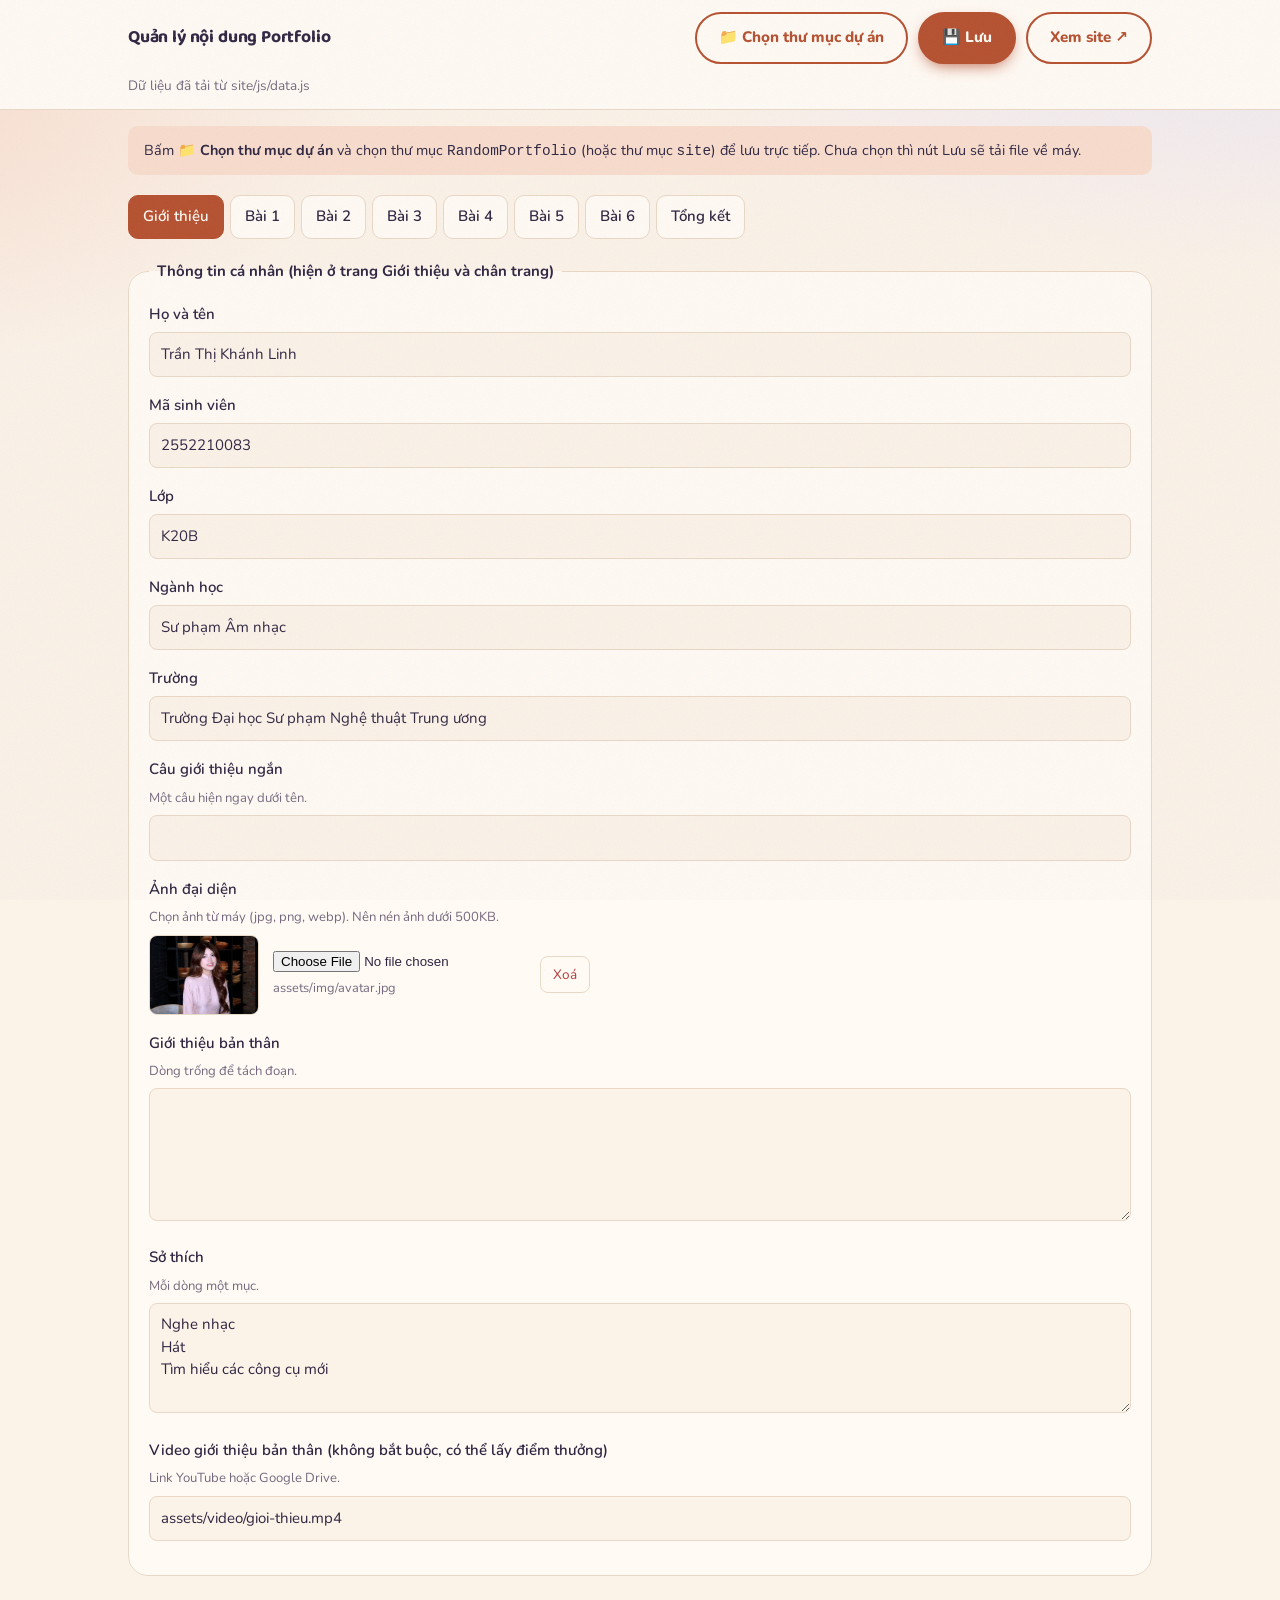
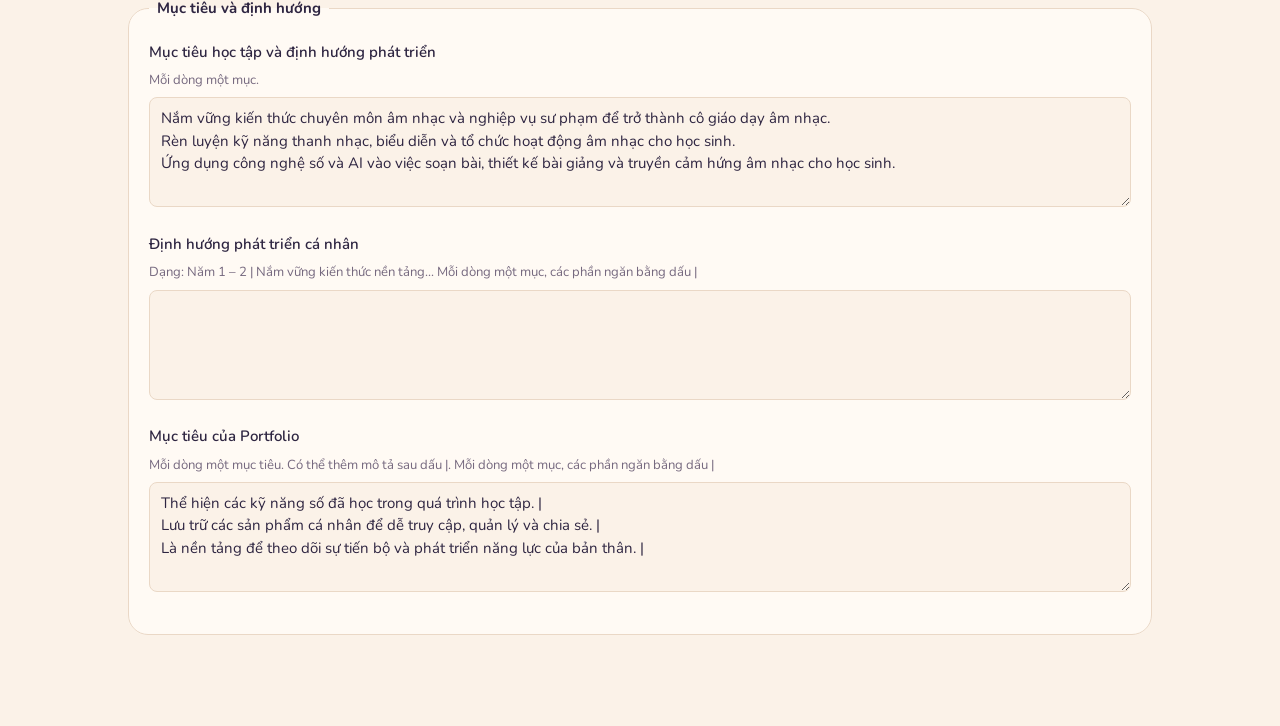
<file: admin/index.html>
<!doctype html>
<html lang="vi">
<head>
  <meta charset="utf-8">
  <meta name="viewport" content="width=device-width, initial-scale=1">
  <title>Quản lý nội dung | Portfolio</title>
  <link rel="stylesheet" href="https://fonts.googleapis.com/css2?family=Baloo+2:wght@600;700;800&family=Nunito:wght@400;600;700;800&family=Patrick+Hand&display=swap">
  <link rel="stylesheet" href="../site/css/style.css">
  <style>
    body { font-size: 15px; }
    .bar {
      position: sticky; top: 0; z-index: 20; background: var(--surface); border-bottom: 1px solid var(--border);
      padding: 12px 0;
    }
    .bar-inner { display: flex; flex-wrap: wrap; gap: 10px; align-items: center; }
    .bar h1 { font-size: 1.1rem; margin: 0 auto 0 0; }
    .status { font-size: .85rem; color: var(--muted); width: 100%; }
    .status.dirty { color: var(--accent); }
    .tabs { display: flex; flex-wrap: wrap; gap: 6px; margin: 20px 0; }
    .tabs button {
      font: inherit; font-weight: 600; padding: 8px 14px; border-radius: 10px; cursor: pointer;
      border: 1px solid var(--border); background: var(--surface); color: var(--text);
    }
    .tabs button[aria-selected="true"] { background: var(--accent); color: var(--accent-text); border-color: var(--accent); }
    fieldset { border: 1px solid var(--border); border-radius: var(--radius); padding: 18px 20px; margin: 0 0 20px; background: var(--surface); }
    legend { font-weight: 700; padding: 0 8px; }
    .f { margin-bottom: 16px; }
    .f label { display: block; font-weight: 600; margin-bottom: 4px; }
    .f .hint { display: block; font-size: .82rem; color: var(--muted); margin-bottom: 6px; }
    input[type=text], input[type=url], textarea, select {
      width: 100%; font: inherit; color: var(--text); background: var(--bg);
      border: 1px solid var(--border); border-radius: 8px; padding: 9px 11px;
    }
    textarea { min-height: 90px; resize: vertical; line-height: 1.5; }
    textarea.mono { font-family: var(--mono); font-size: .9rem; }
    input:focus, textarea:focus, select:focus { outline: 2px solid var(--accent); outline-offset: 0; border-color: var(--accent); }
    .row { display: grid; gap: 10px; grid-template-columns: 140px 1fr; align-items: start; }
    @media (max-width: 640px) { .row { grid-template-columns: 1fr; } }
    .item { border: 1px solid var(--border); border-radius: 10px; padding: 14px; margin-bottom: 12px; background: var(--bg); }
    .item-head { display: flex; justify-content: space-between; align-items: center; gap: 10px; margin-bottom: 10px; font-weight: 600; }
    .small-btn {
      font: inherit; font-size: .85rem; padding: 6px 12px; border-radius: 8px; cursor: pointer;
      border: 1px solid var(--border); background: var(--surface); color: var(--text);
    }
    .small-btn:hover { border-color: var(--accent); }
    .small-btn.danger { color: var(--bad); }
    .img-pick { display: flex; gap: 14px; align-items: center; flex-wrap: wrap; }
    .img-pick img { width: 110px; height: 80px; object-fit: cover; border-radius: 8px; border: 1px solid var(--border); background: var(--surface-2); }
    .img-pick .path { font-size: .8rem; color: var(--muted); word-break: break-all; }
    .drop { border: 2px dashed var(--border); border-radius: 10px; padding: 14px; text-align: center; color: var(--muted); }
    .drop.over { border-color: var(--accent); color: var(--accent); }
    .notice { background: var(--accent-soft); border-radius: 10px; padding: 12px 16px; font-size: .9rem; margin-top: 16px; }
    .add-row { display: flex; gap: 8px; flex-wrap: wrap; }
  </style>
</head>
<body>
  <div class="bar">
    <div class="container bar-inner">
      <h1>Quản lý nội dung Portfolio</h1>
      <button class="btn ghost" id="pick-dir" type="button">📁 Chọn thư mục dự án</button>
      <button class="btn" id="save" type="button">💾 Lưu</button>
      <a class="btn ghost" href="../site/index.html" target="_blank" rel="noopener">Xem site ↗</a>
      <div class="status" id="status"></div>
    </div>
  </div>
  <main style="padding-top:0">
    <div class="container">
      <div class="notice" id="mode-notice"></div>
      <div class="tabs" role="tablist" id="tabs"></div>
      <div id="panel"></div>
    </div>
  </main>
  <script src="../site/js/data.js"></script>
  <script src="admin.js"></script>
</body>
</html>
</file>
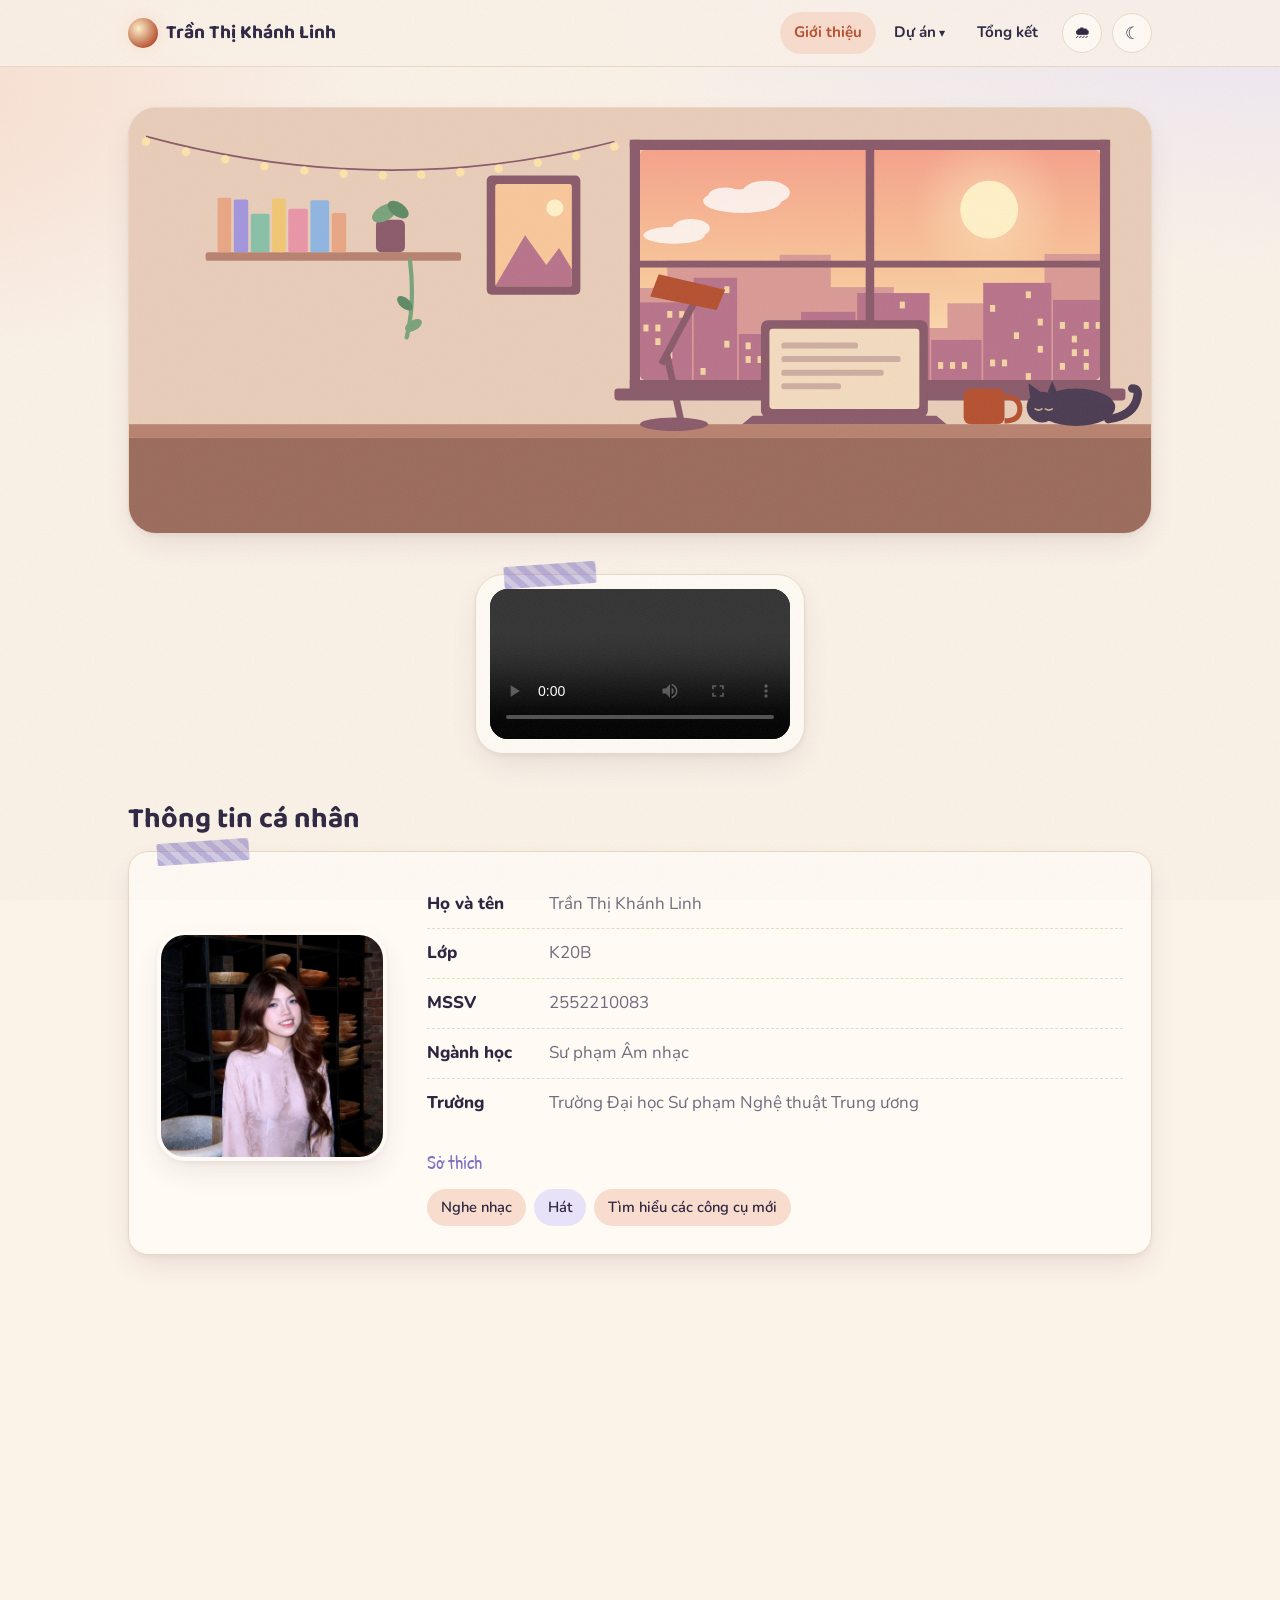
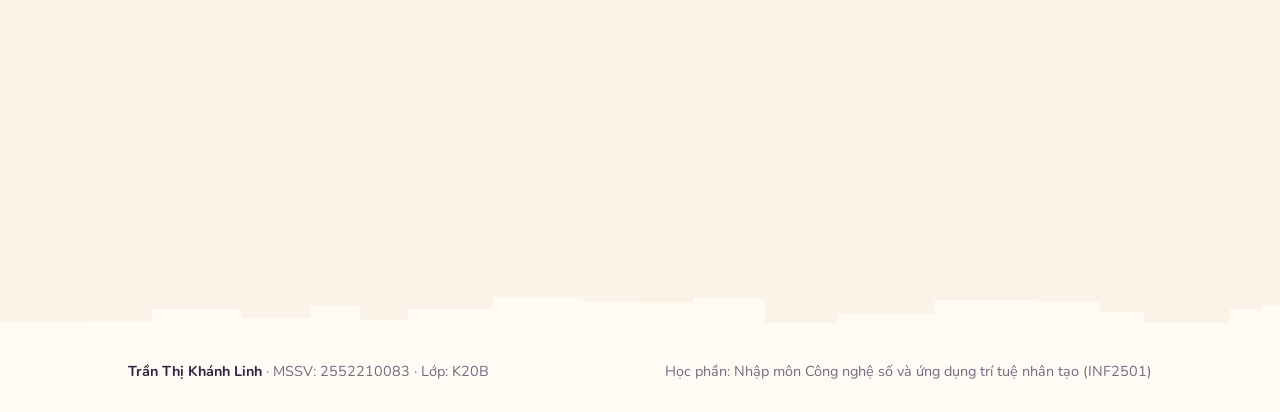
<file: site/index.html>
<!doctype html>
<html lang="vi">
<head>
  <meta charset="utf-8">
  <meta name="viewport" content="width=device-width, initial-scale=1">
  <title>Giới thiệu | Portfolio</title>
  <meta name="description" content="Portfolio học phần Nhập môn Công nghệ số và ứng dụng trí tuệ nhân tạo">
  <link rel="icon" href="assets/img/favicon.svg" type="image/svg+xml">
  <link rel="preconnect" href="https://fonts.googleapis.com">
  <link rel="preconnect" href="https://fonts.gstatic.com" crossorigin>
  <link rel="stylesheet" href="https://fonts.googleapis.com/css2?family=Baloo+2:wght@600;700;800&family=Nunito:wght@400;600;700;800&family=Patrick+Hand&display=swap">
  <link rel="stylesheet" href="css/style.css">
  <script>try{var t=localStorage.getItem("theme");if(t)document.documentElement.setAttribute("data-theme",t)}catch(e){}</script>
</head>
<body data-page="about">
  <a class="skip-link" href="#content">Bỏ qua menu</a>
  <header id="site-header"></header>
  <main><div class="container" id="content"><noscript>Vui lòng bật JavaScript để xem nội dung trang.</noscript></div></main>
  <footer id="site-footer"></footer>
  <script src="js/data.js"></script>
  <script src="js/main.js"></script>
</body>
</html>
</file>
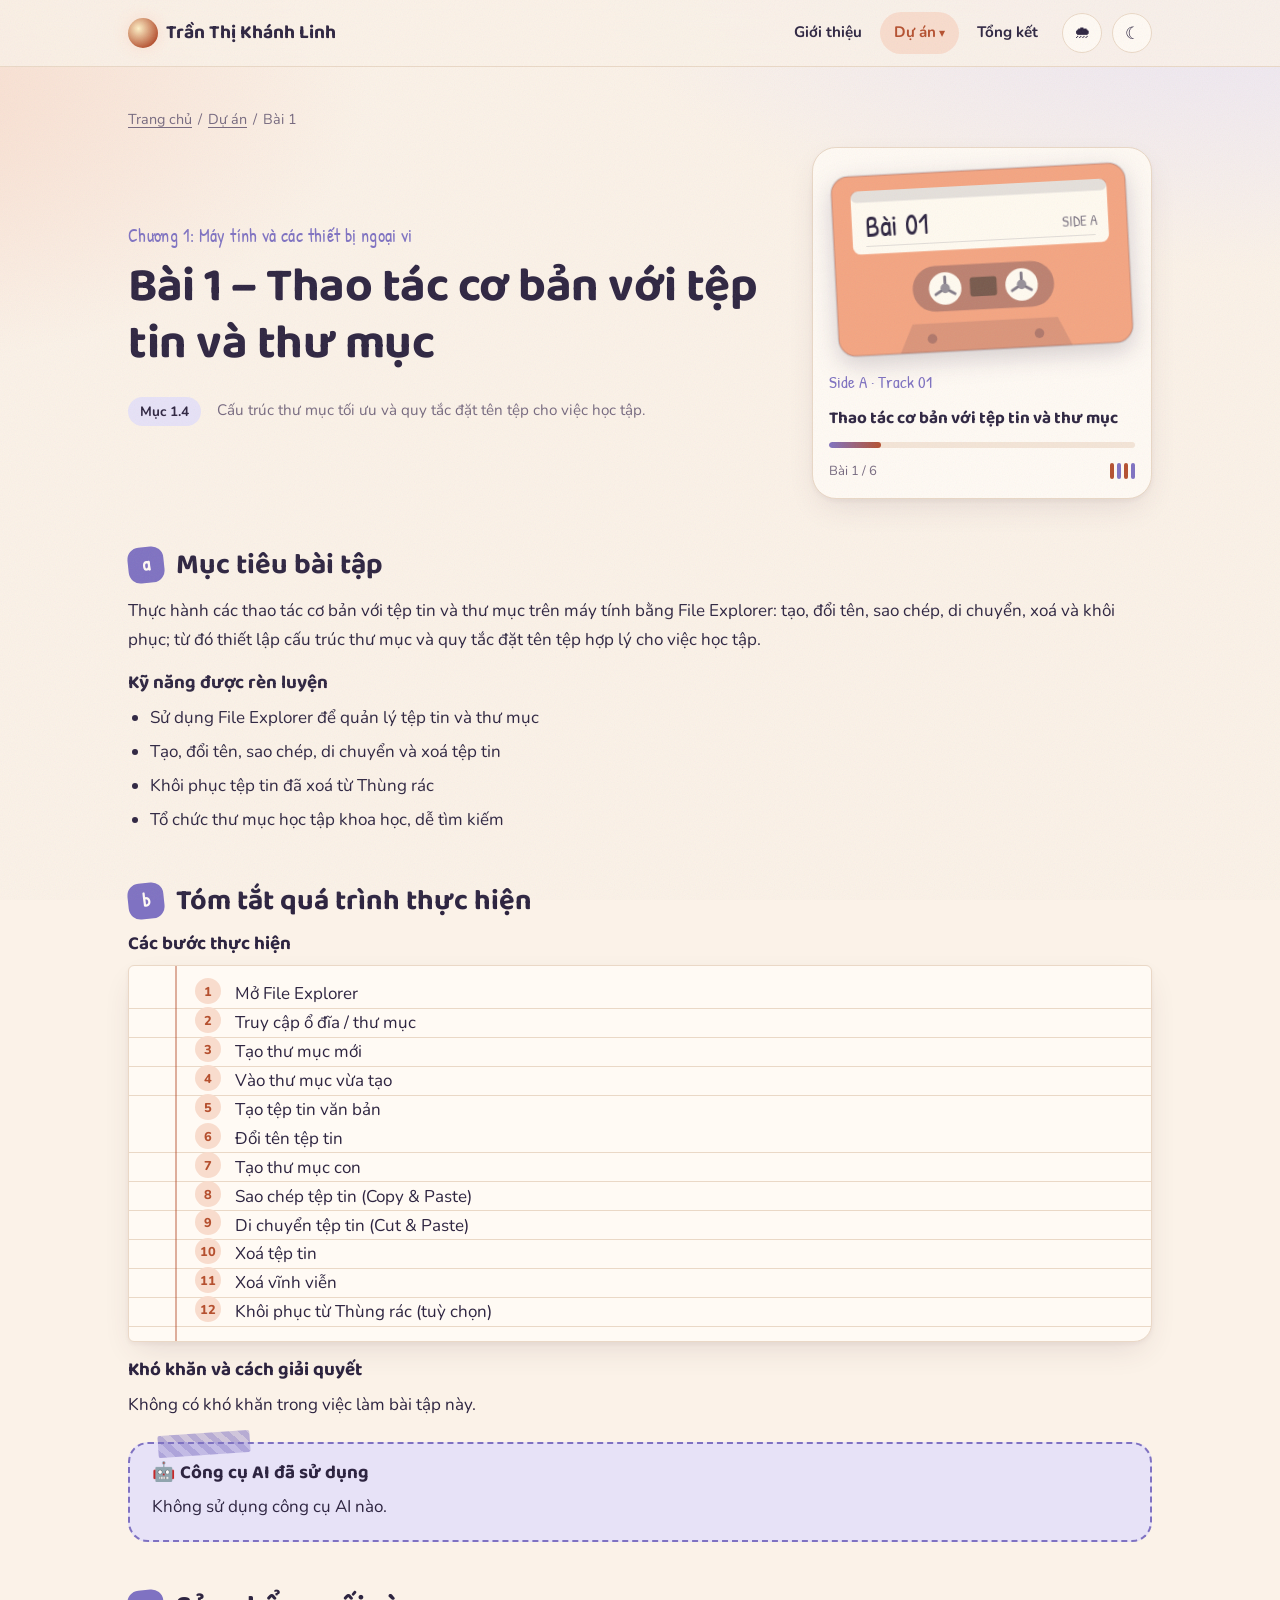
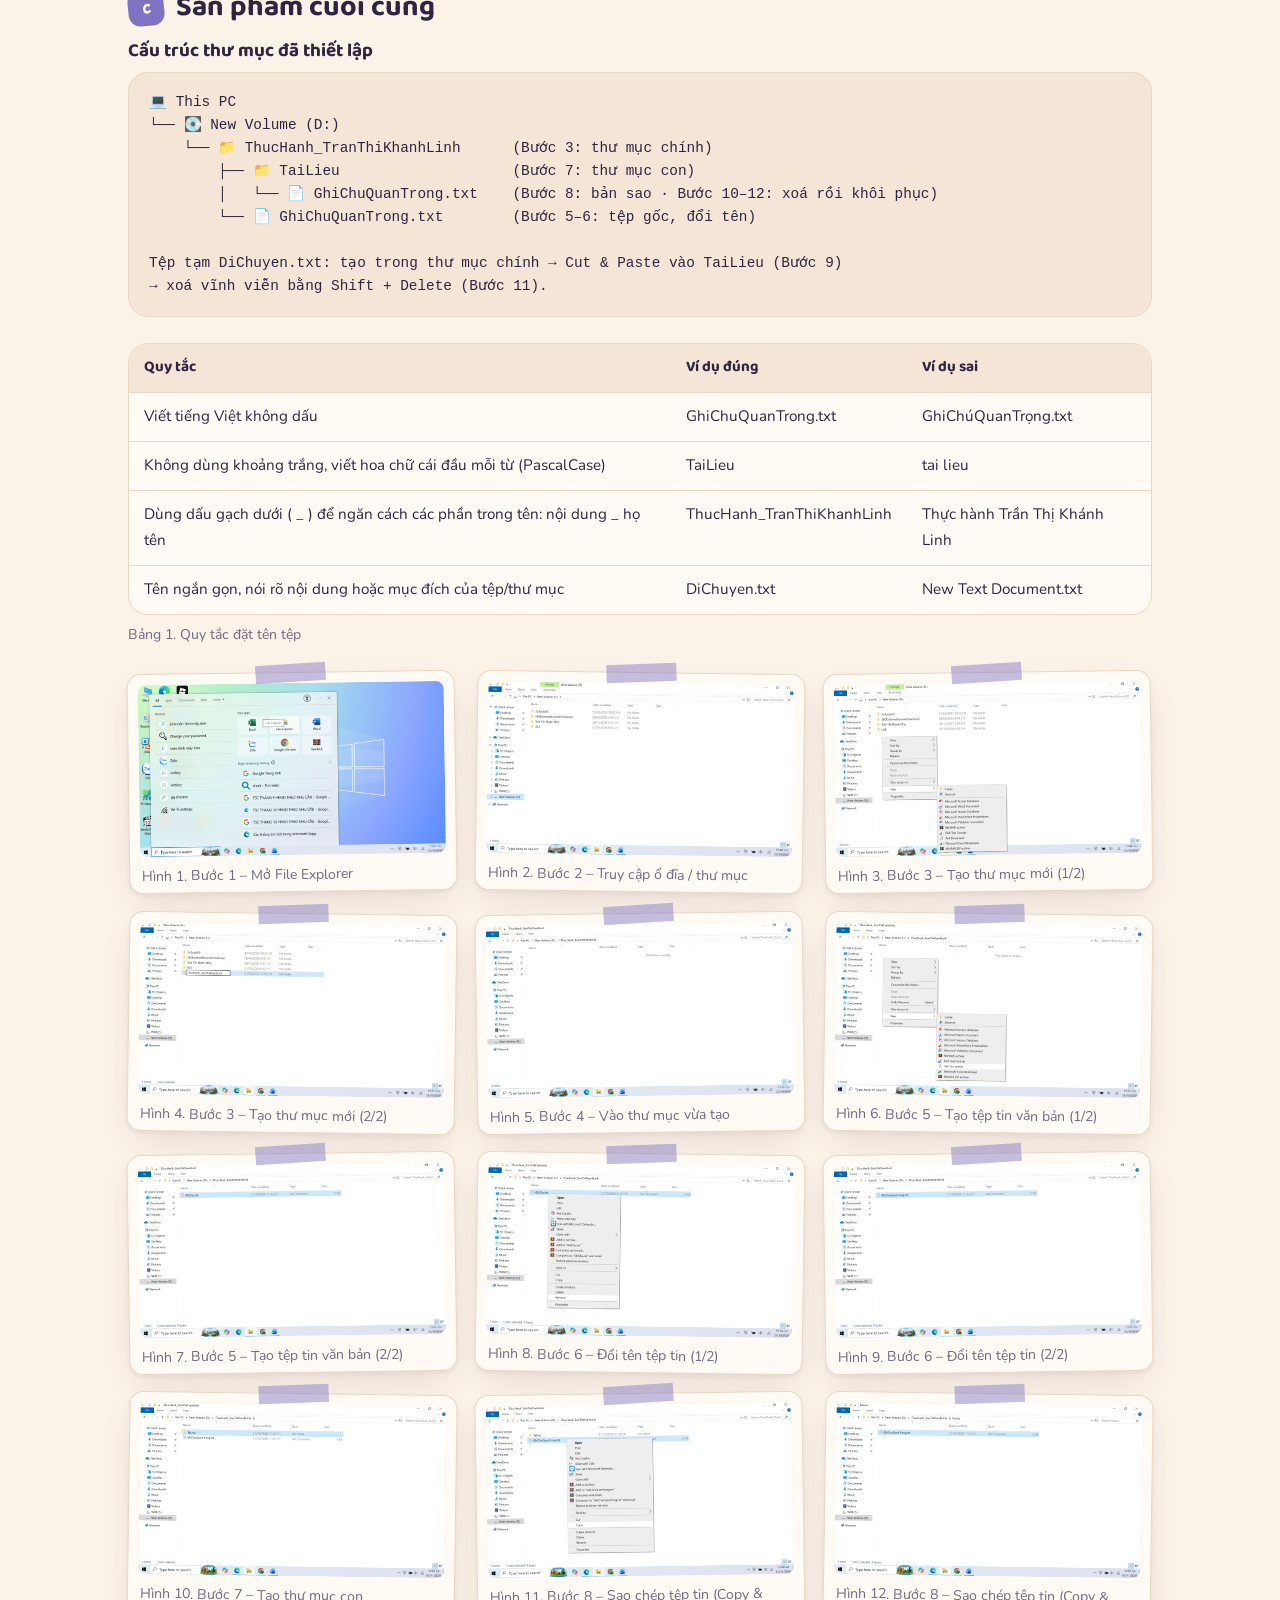
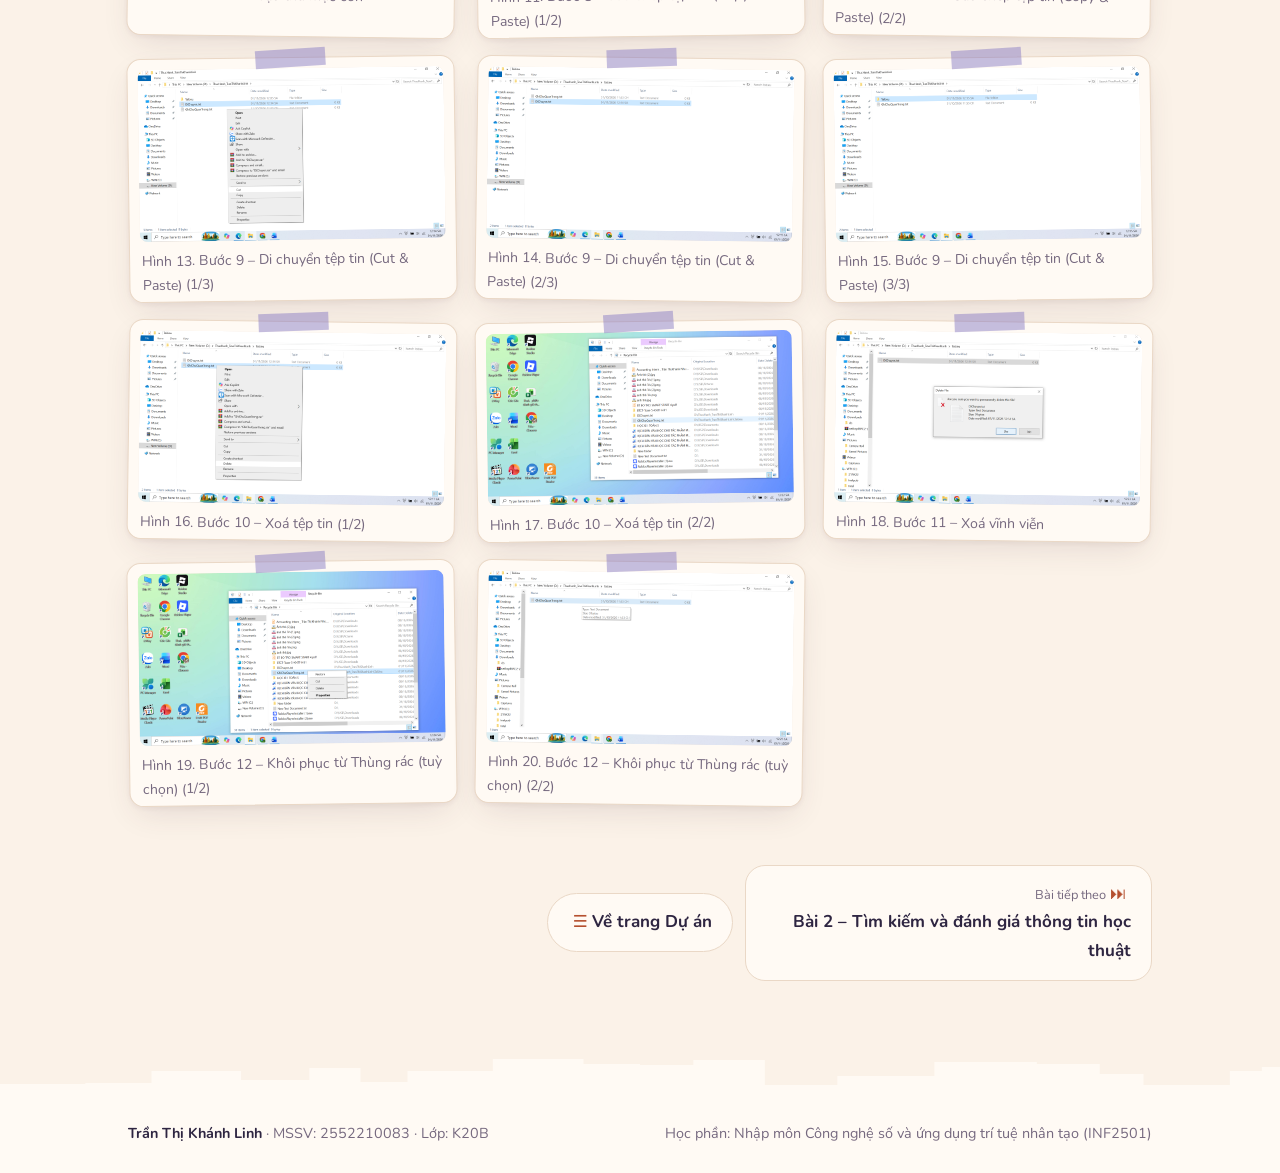
<file: site/bai-1.html>
<!doctype html>
<html lang="vi">
<head>
  <meta charset="utf-8">
  <meta name="viewport" content="width=device-width, initial-scale=1">
  <title>Bài 1 | Portfolio</title>
  <meta name="description" content="Portfolio học phần Nhập môn Công nghệ số và ứng dụng trí tuệ nhân tạo">
  <link rel="icon" href="assets/img/favicon.svg" type="image/svg+xml">
  <link rel="preconnect" href="https://fonts.googleapis.com">
  <link rel="preconnect" href="https://fonts.gstatic.com" crossorigin>
  <link rel="stylesheet" href="https://fonts.googleapis.com/css2?family=Baloo+2:wght@600;700;800&family=Nunito:wght@400;600;700;800&family=Patrick+Hand&display=swap">
  <link rel="stylesheet" href="css/style.css">
  <script>try{var t=localStorage.getItem("theme");if(t)document.documentElement.setAttribute("data-theme",t)}catch(e){}</script>
</head>
<body data-page="exercise" data-id="1">
  <a class="skip-link" href="#content">Bỏ qua menu</a>
  <header id="site-header"></header>
  <main><div class="container" id="content"><noscript>Vui lòng bật JavaScript để xem nội dung trang.</noscript></div></main>
  <footer id="site-footer"></footer>
  <script src="js/data.js"></script>
  <script src="js/main.js"></script>
</body>
</html>
</file>
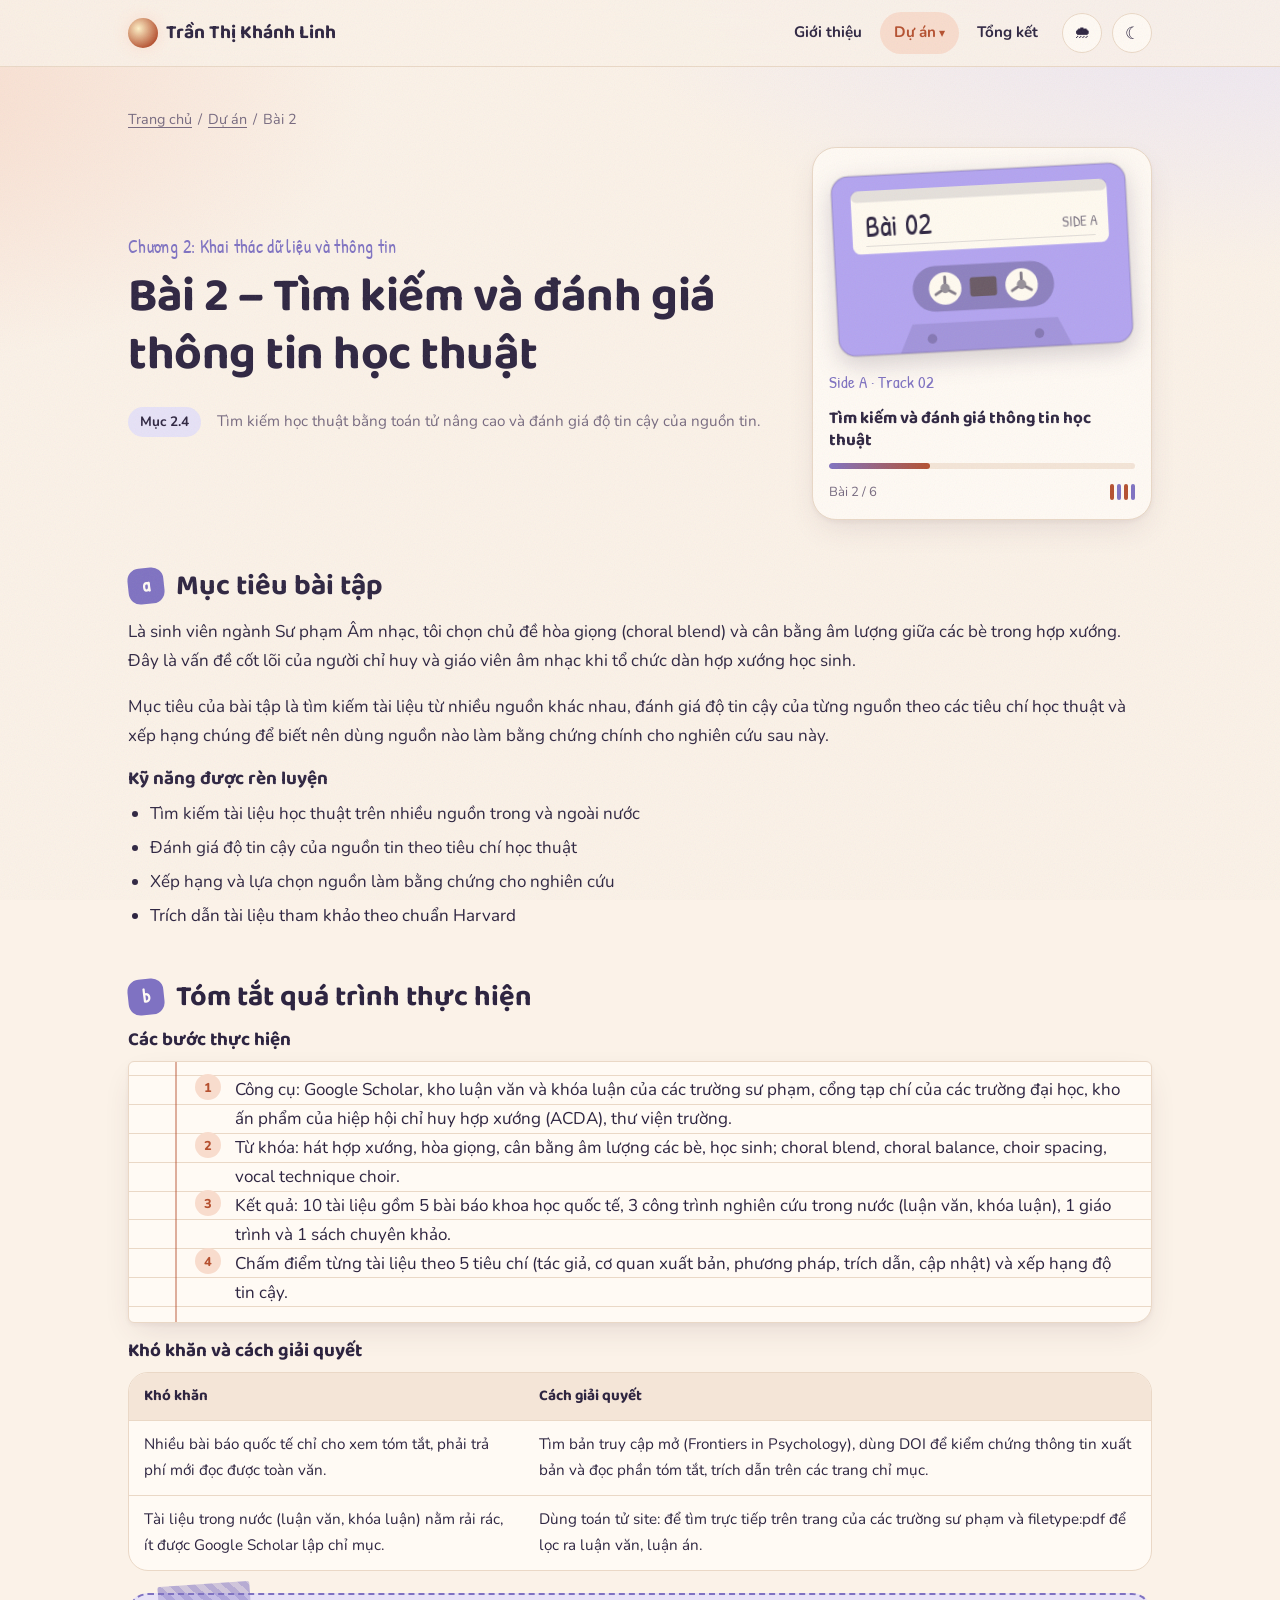
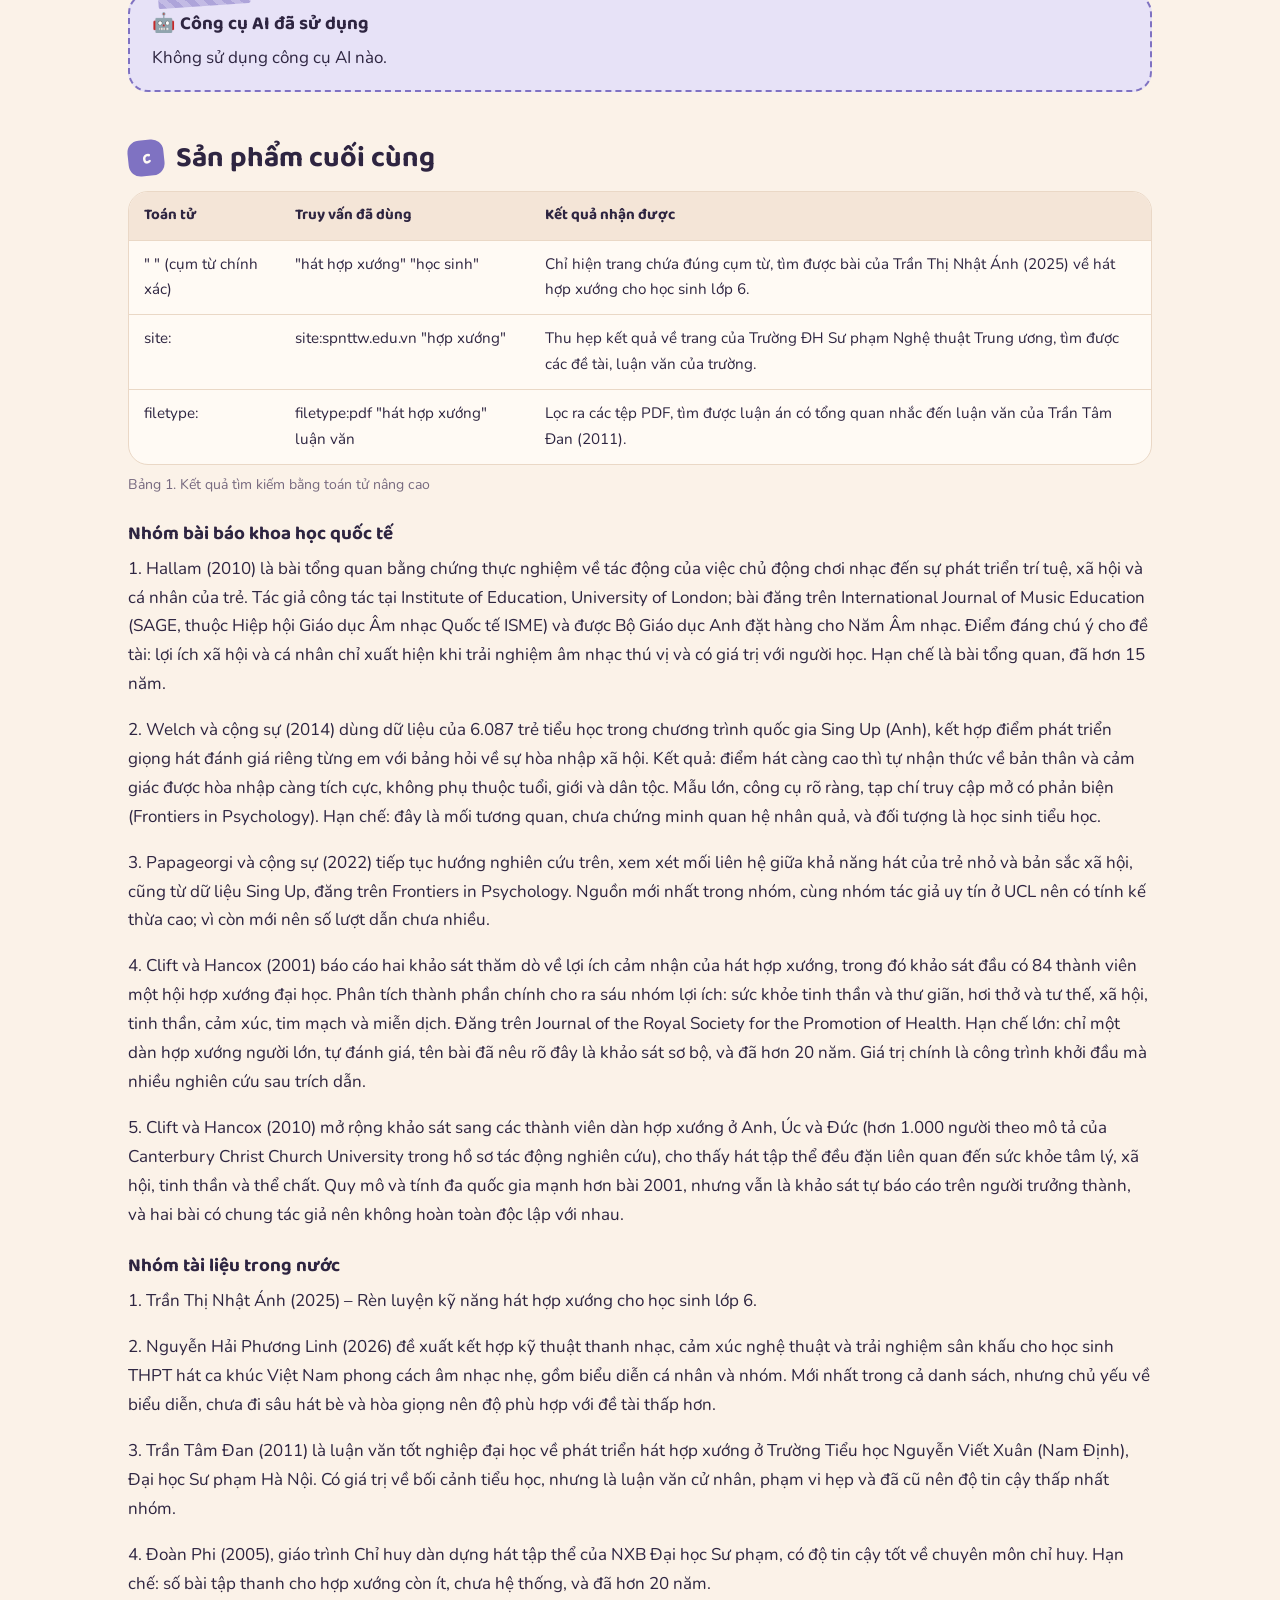
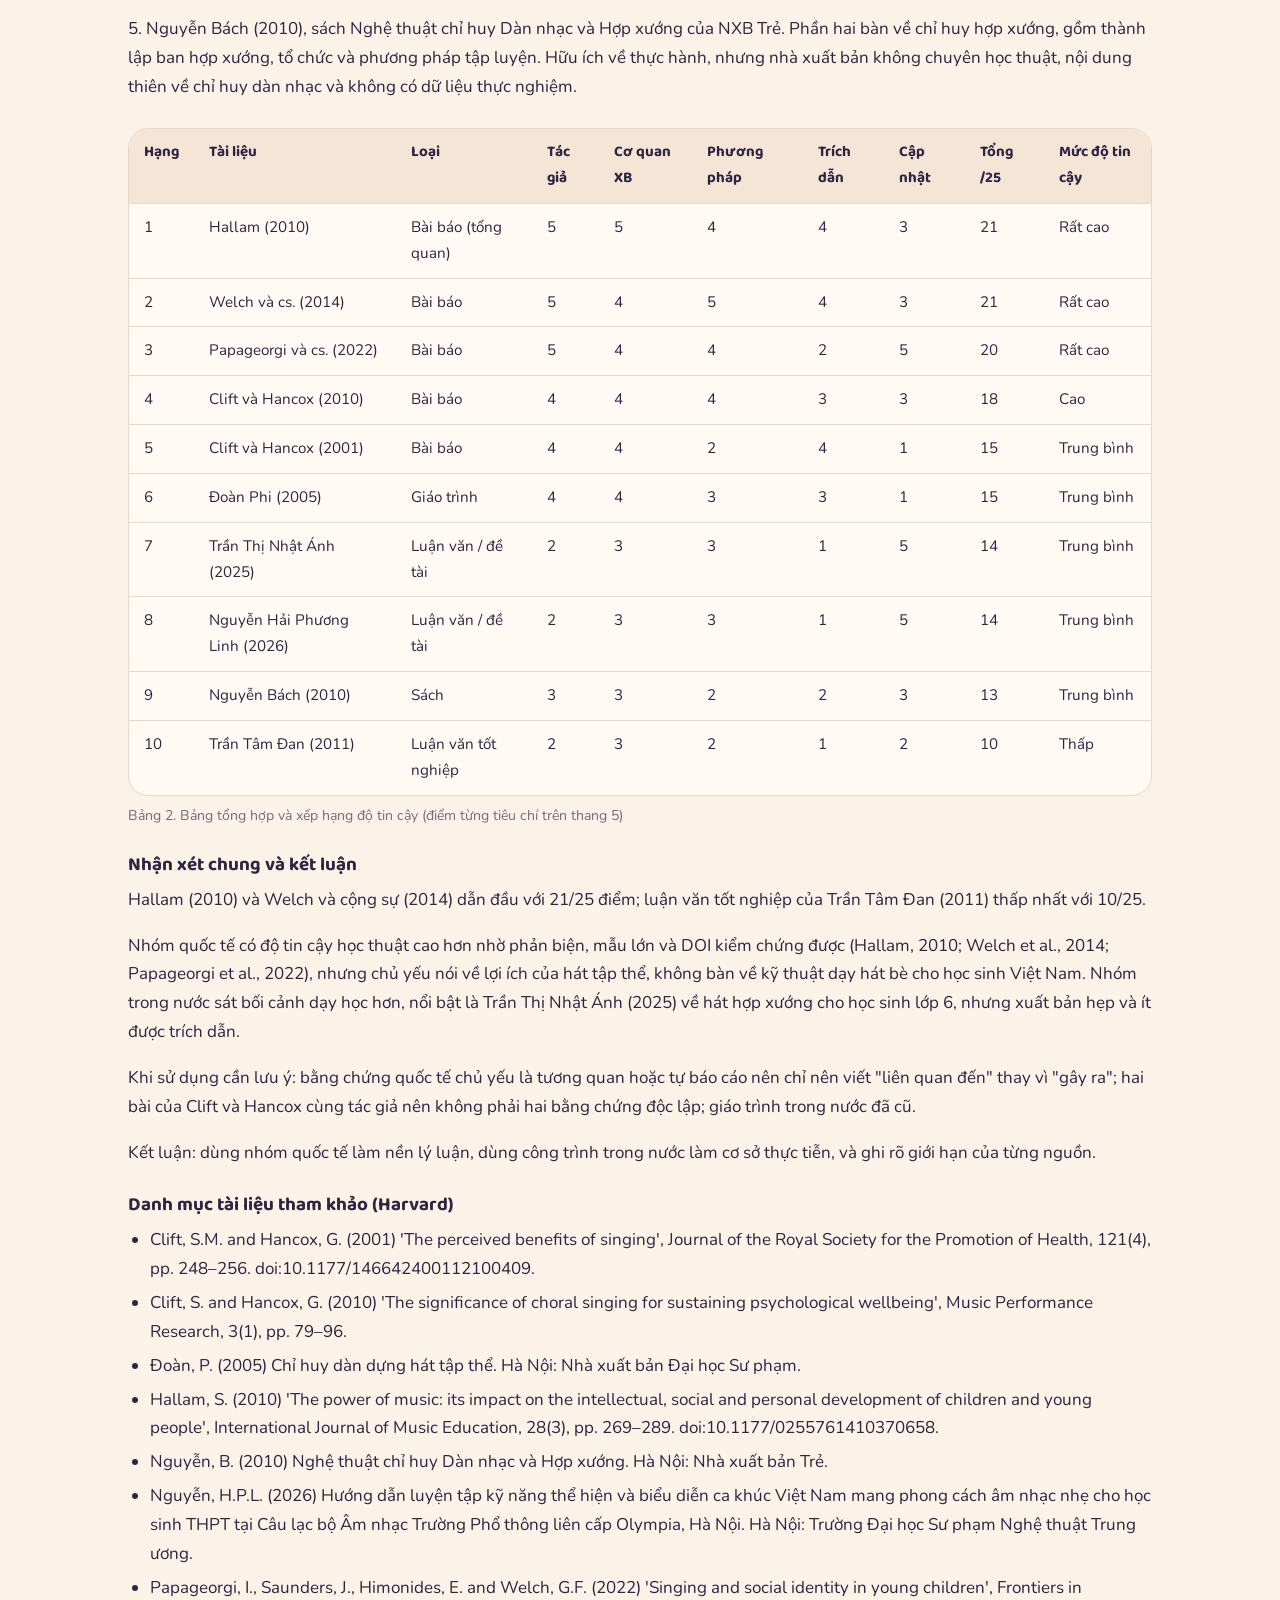
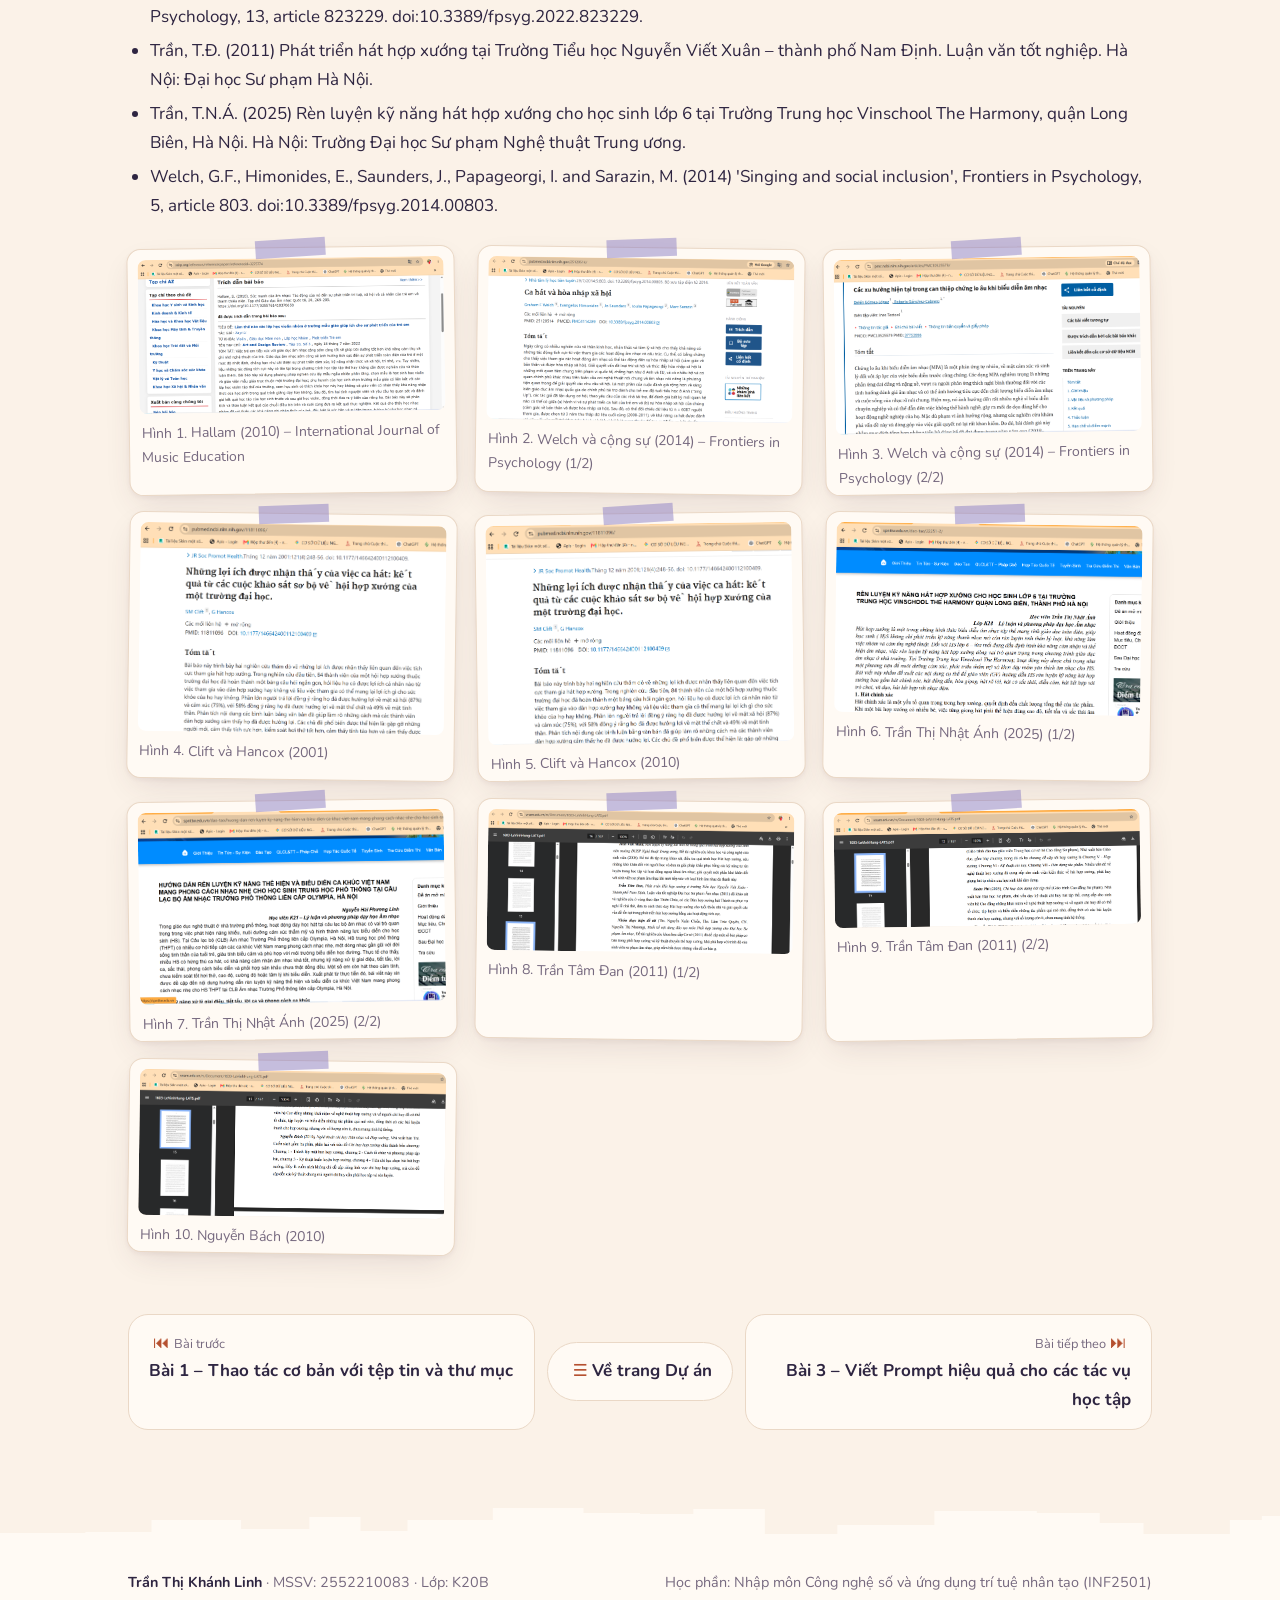
<file: site/bai-2.html>
<!doctype html>
<html lang="vi">
<head>
  <meta charset="utf-8">
  <meta name="viewport" content="width=device-width, initial-scale=1">
  <title>Bài 2 | Portfolio</title>
  <meta name="description" content="Portfolio học phần Nhập môn Công nghệ số và ứng dụng trí tuệ nhân tạo">
  <link rel="icon" href="assets/img/favicon.svg" type="image/svg+xml">
  <link rel="preconnect" href="https://fonts.googleapis.com">
  <link rel="preconnect" href="https://fonts.gstatic.com" crossorigin>
  <link rel="stylesheet" href="https://fonts.googleapis.com/css2?family=Baloo+2:wght@600;700;800&family=Nunito:wght@400;600;700;800&family=Patrick+Hand&display=swap">
  <link rel="stylesheet" href="css/style.css">
  <script>try{var t=localStorage.getItem("theme");if(t)document.documentElement.setAttribute("data-theme",t)}catch(e){}</script>
</head>
<body data-page="exercise" data-id="2">
  <a class="skip-link" href="#content">Bỏ qua menu</a>
  <header id="site-header"></header>
  <main><div class="container" id="content"><noscript>Vui lòng bật JavaScript để xem nội dung trang.</noscript></div></main>
  <footer id="site-footer"></footer>
  <script src="js/data.js"></script>
  <script src="js/main.js"></script>
</body>
</html>
</file>
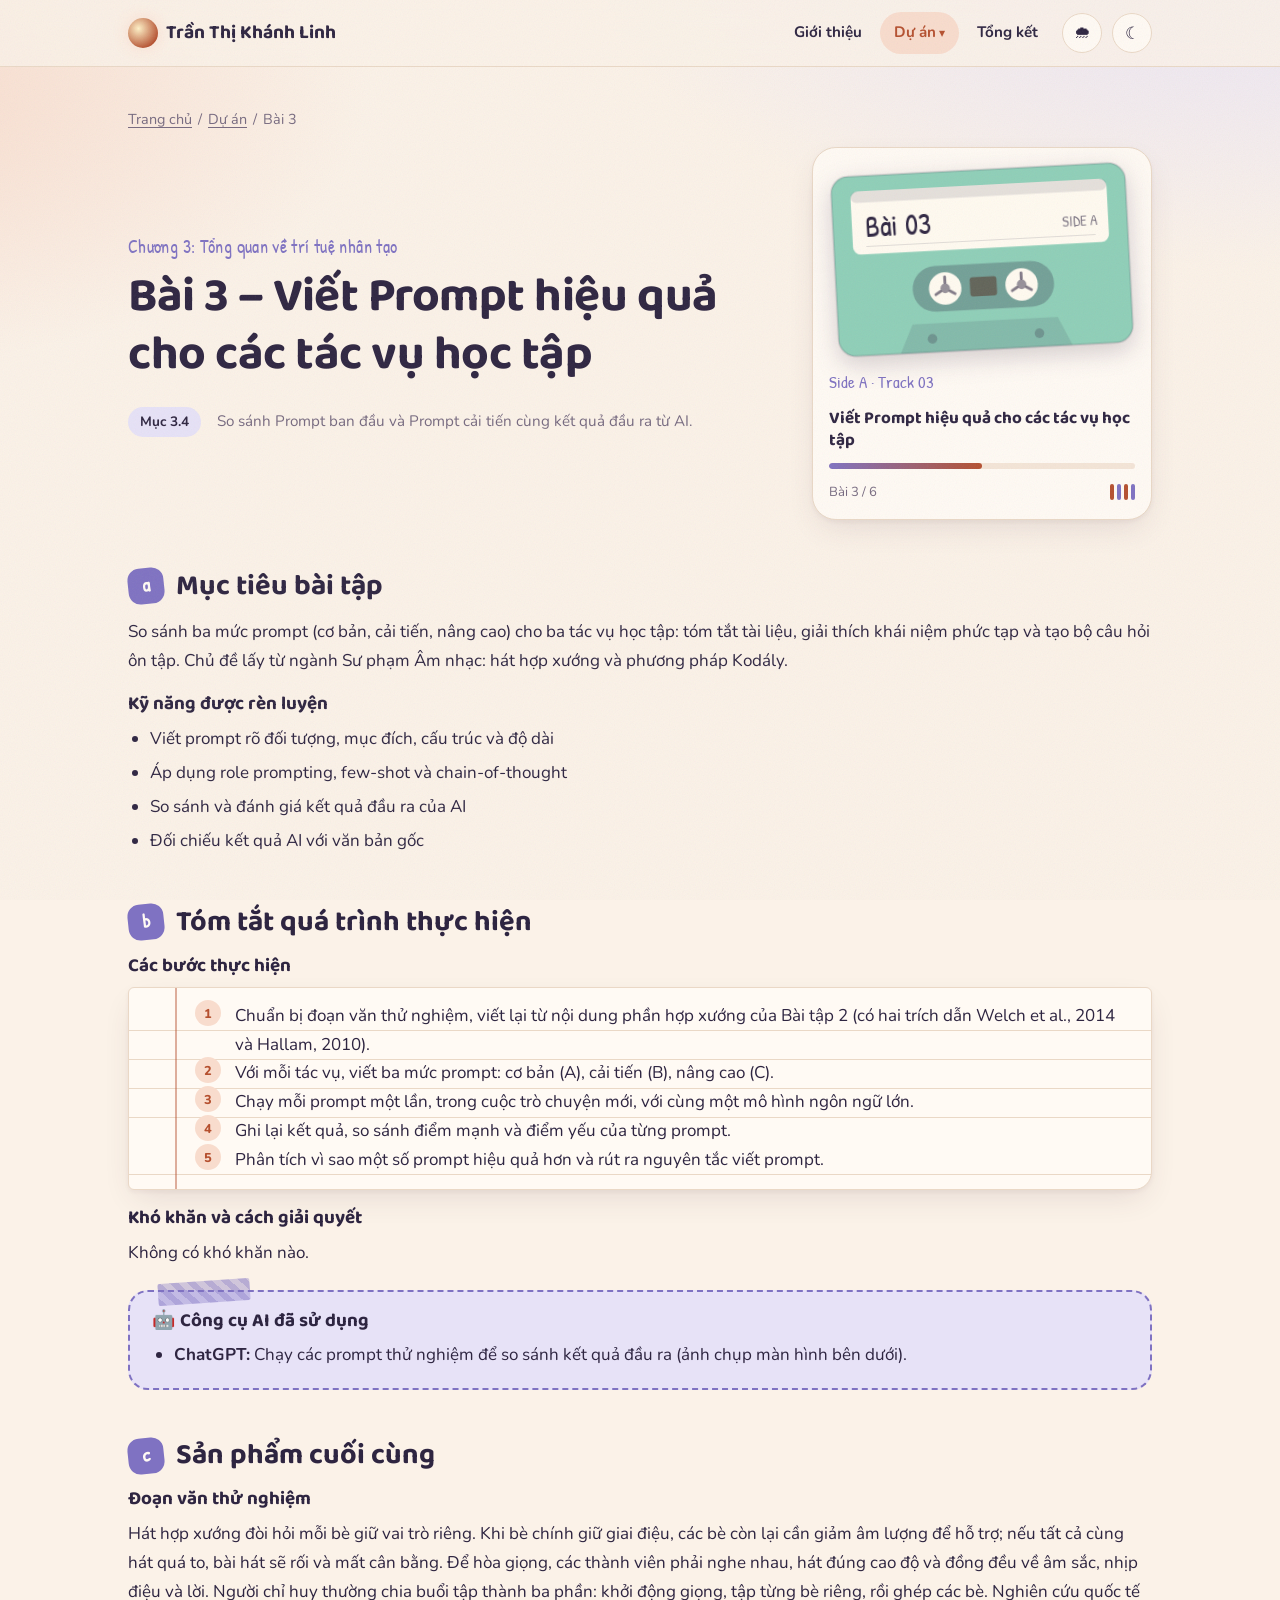
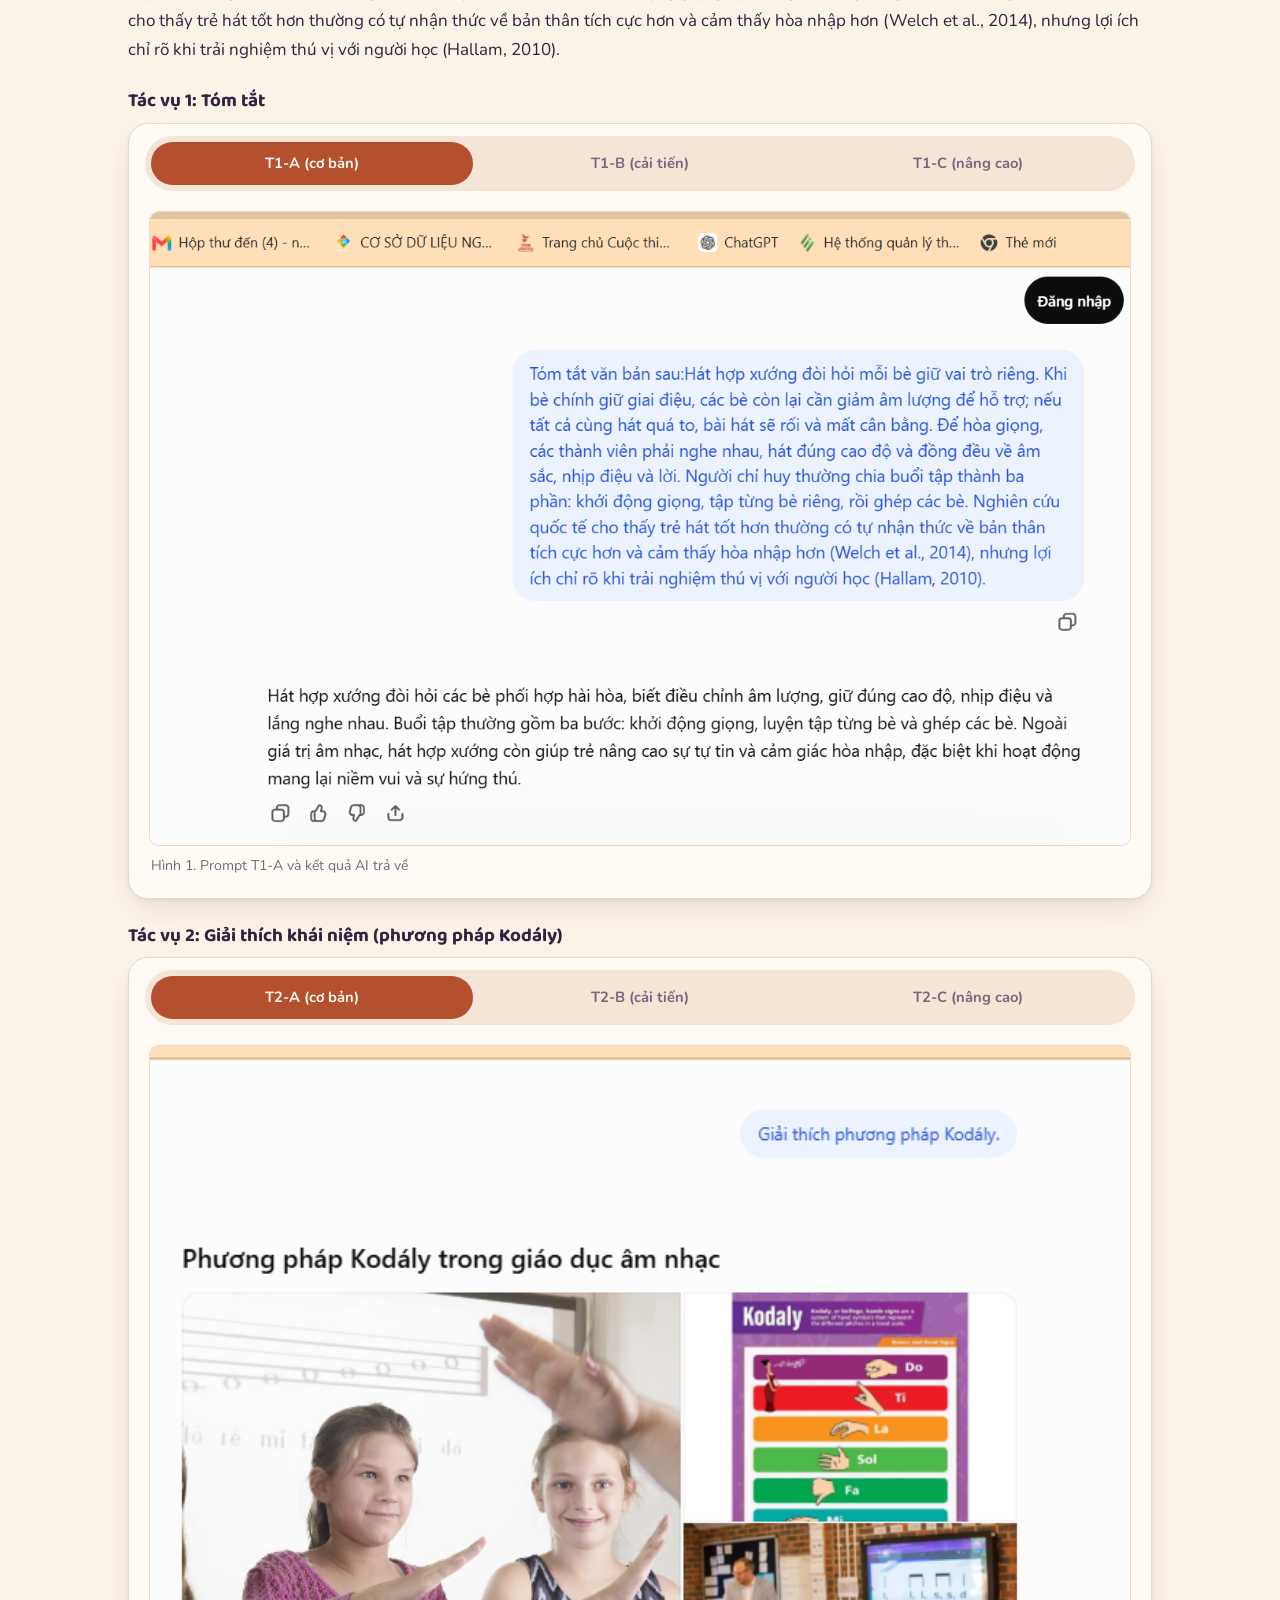
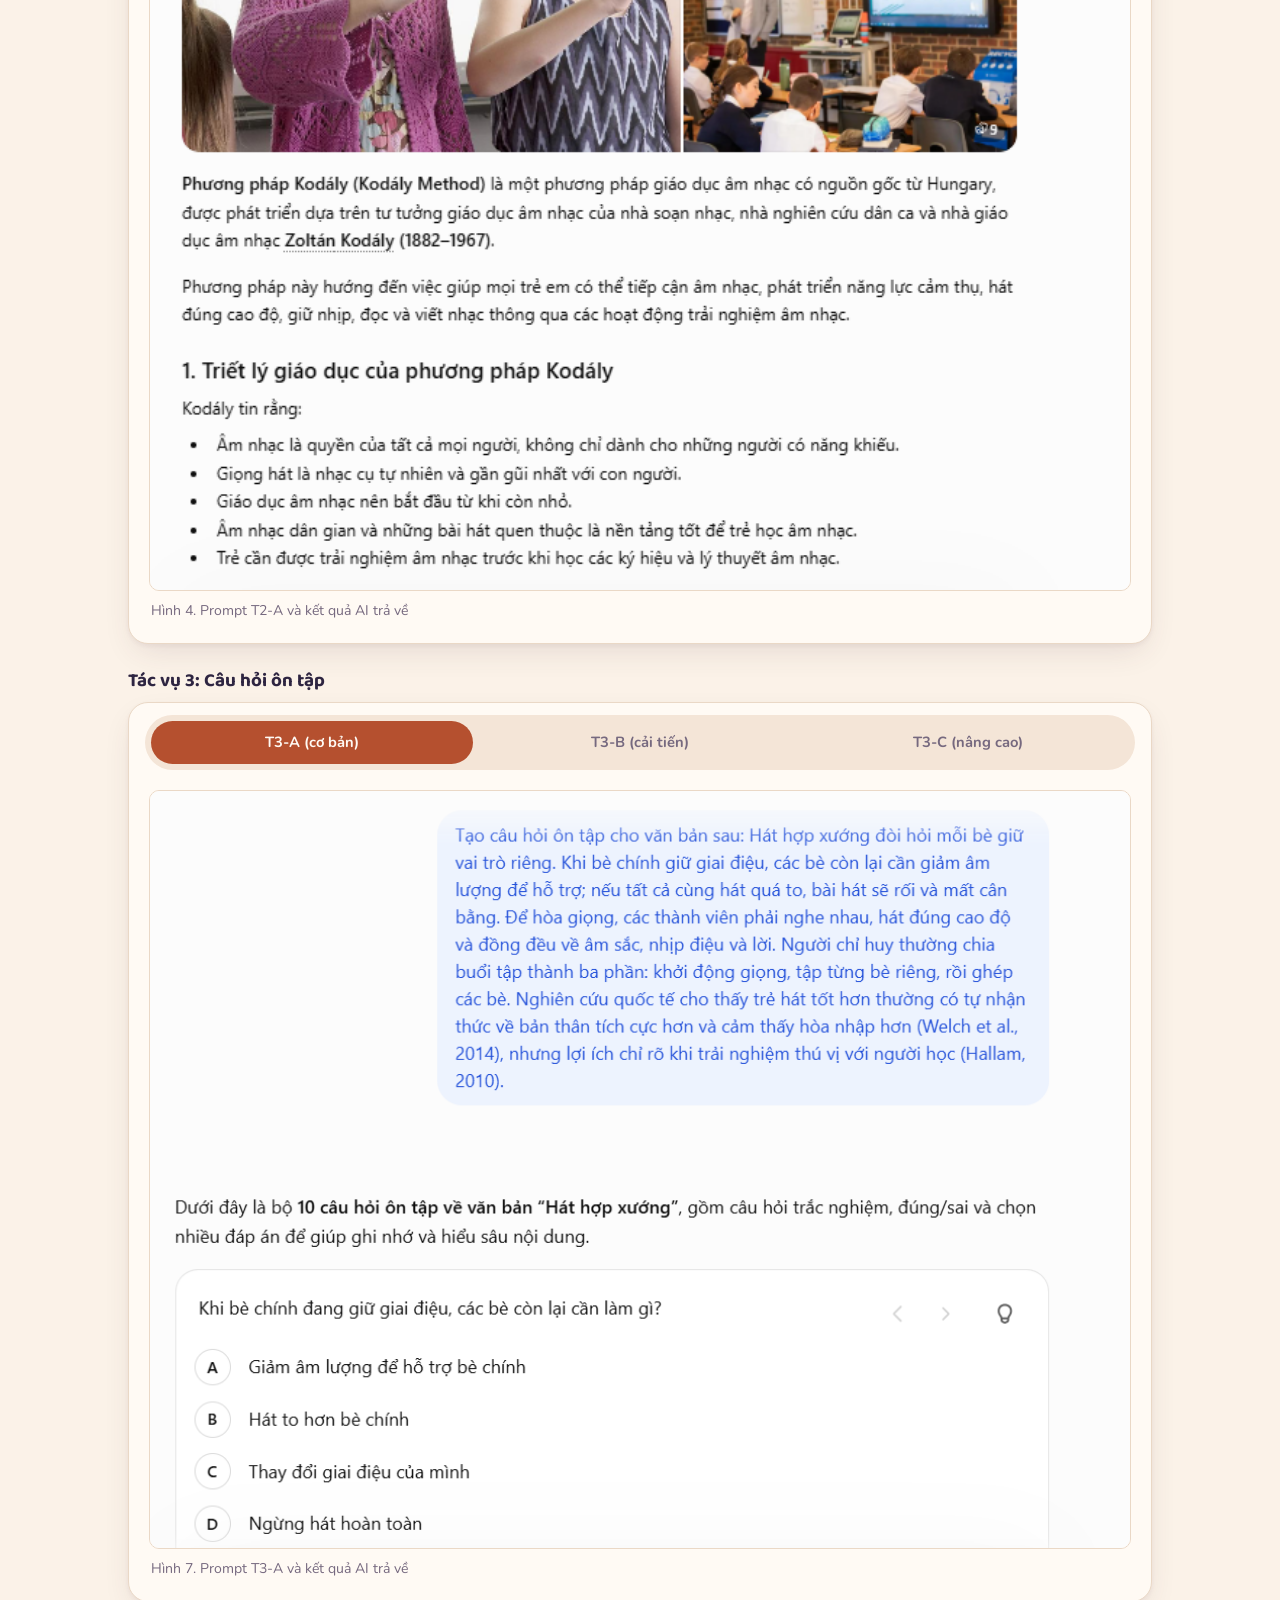
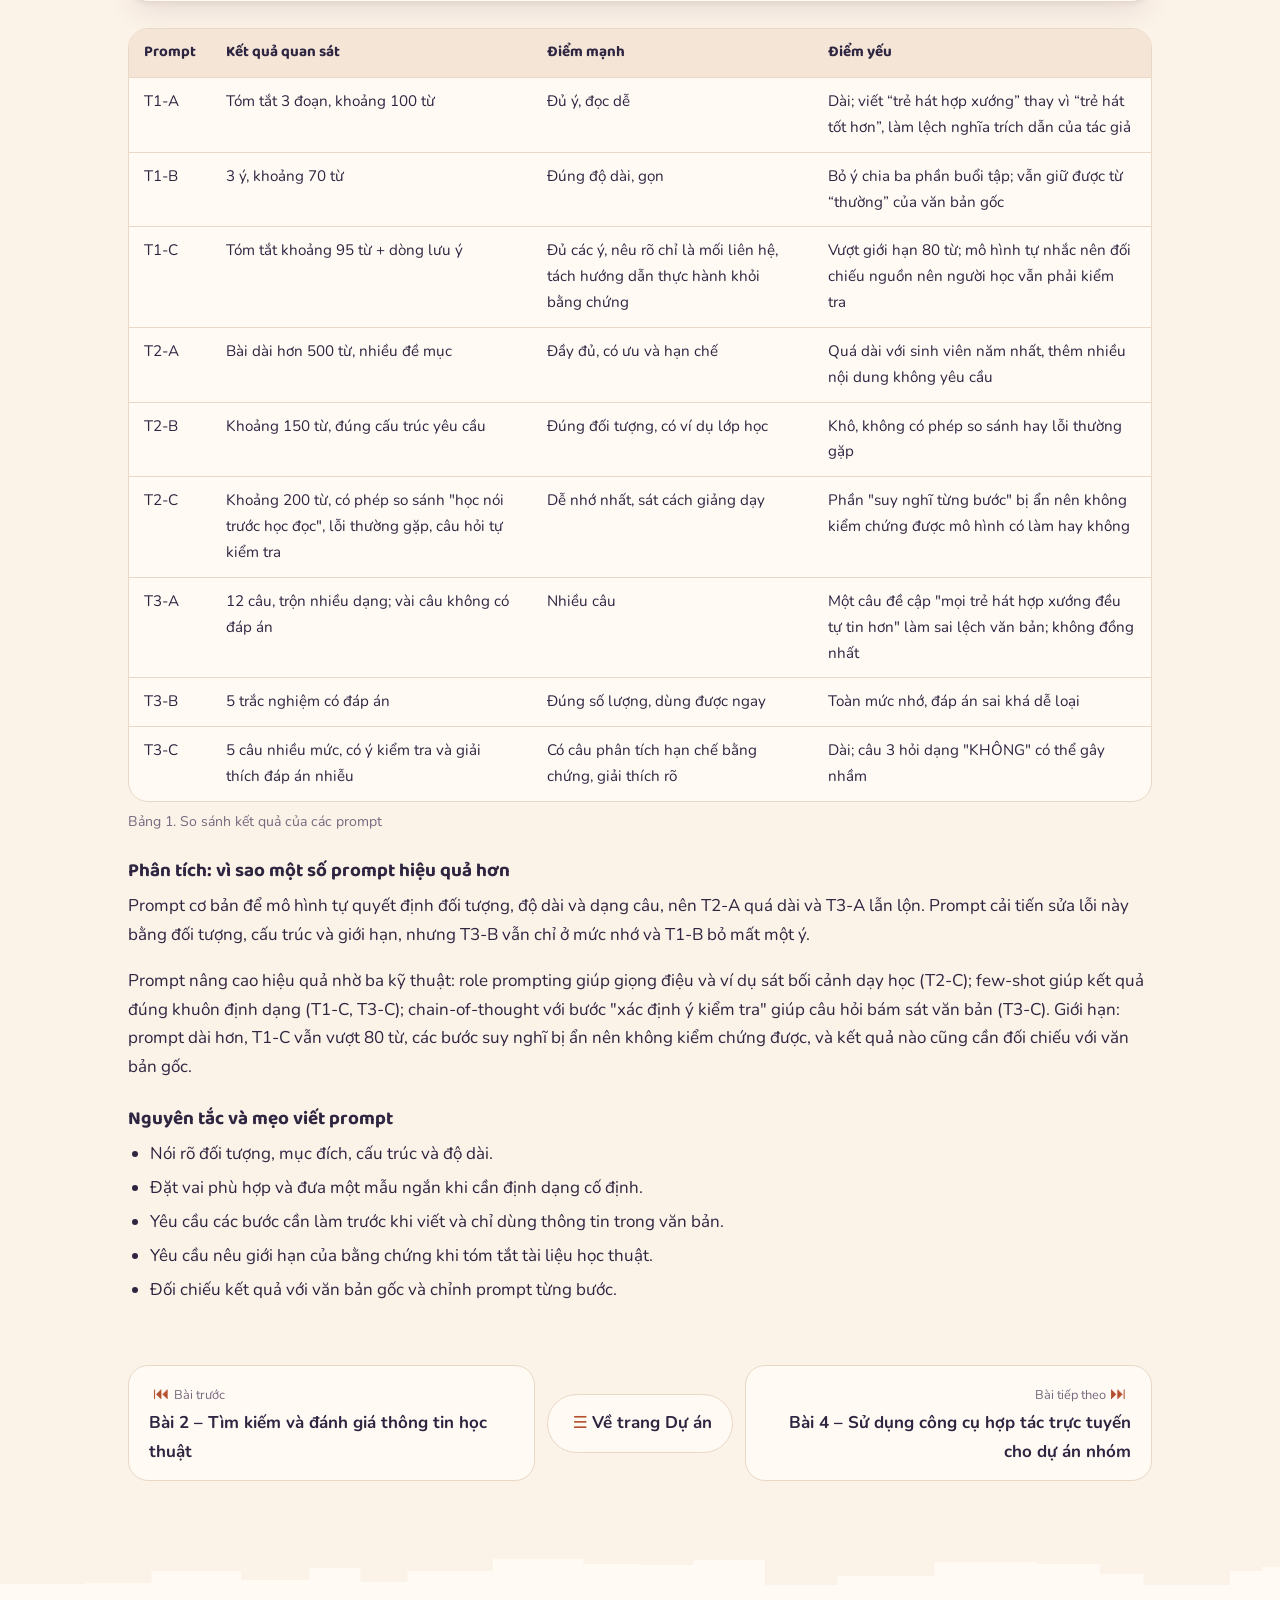
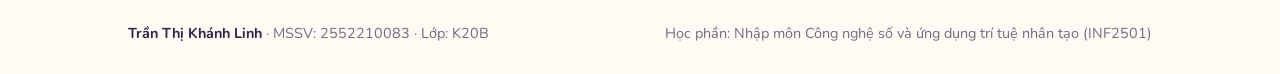
<file: site/bai-3.html>
<!doctype html>
<html lang="vi">
<head>
  <meta charset="utf-8">
  <meta name="viewport" content="width=device-width, initial-scale=1">
  <title>Bài 3 | Portfolio</title>
  <meta name="description" content="Portfolio học phần Nhập môn Công nghệ số và ứng dụng trí tuệ nhân tạo">
  <link rel="icon" href="assets/img/favicon.svg" type="image/svg+xml">
  <link rel="preconnect" href="https://fonts.googleapis.com">
  <link rel="preconnect" href="https://fonts.gstatic.com" crossorigin>
  <link rel="stylesheet" href="https://fonts.googleapis.com/css2?family=Baloo+2:wght@600;700;800&family=Nunito:wght@400;600;700;800&family=Patrick+Hand&display=swap">
  <link rel="stylesheet" href="css/style.css">
  <script>try{var t=localStorage.getItem("theme");if(t)document.documentElement.setAttribute("data-theme",t)}catch(e){}</script>
</head>
<body data-page="exercise" data-id="3">
  <a class="skip-link" href="#content">Bỏ qua menu</a>
  <header id="site-header"></header>
  <main><div class="container" id="content"><noscript>Vui lòng bật JavaScript để xem nội dung trang.</noscript></div></main>
  <footer id="site-footer"></footer>
  <script src="js/data.js"></script>
  <script src="js/main.js"></script>
</body>
</html>
</file>
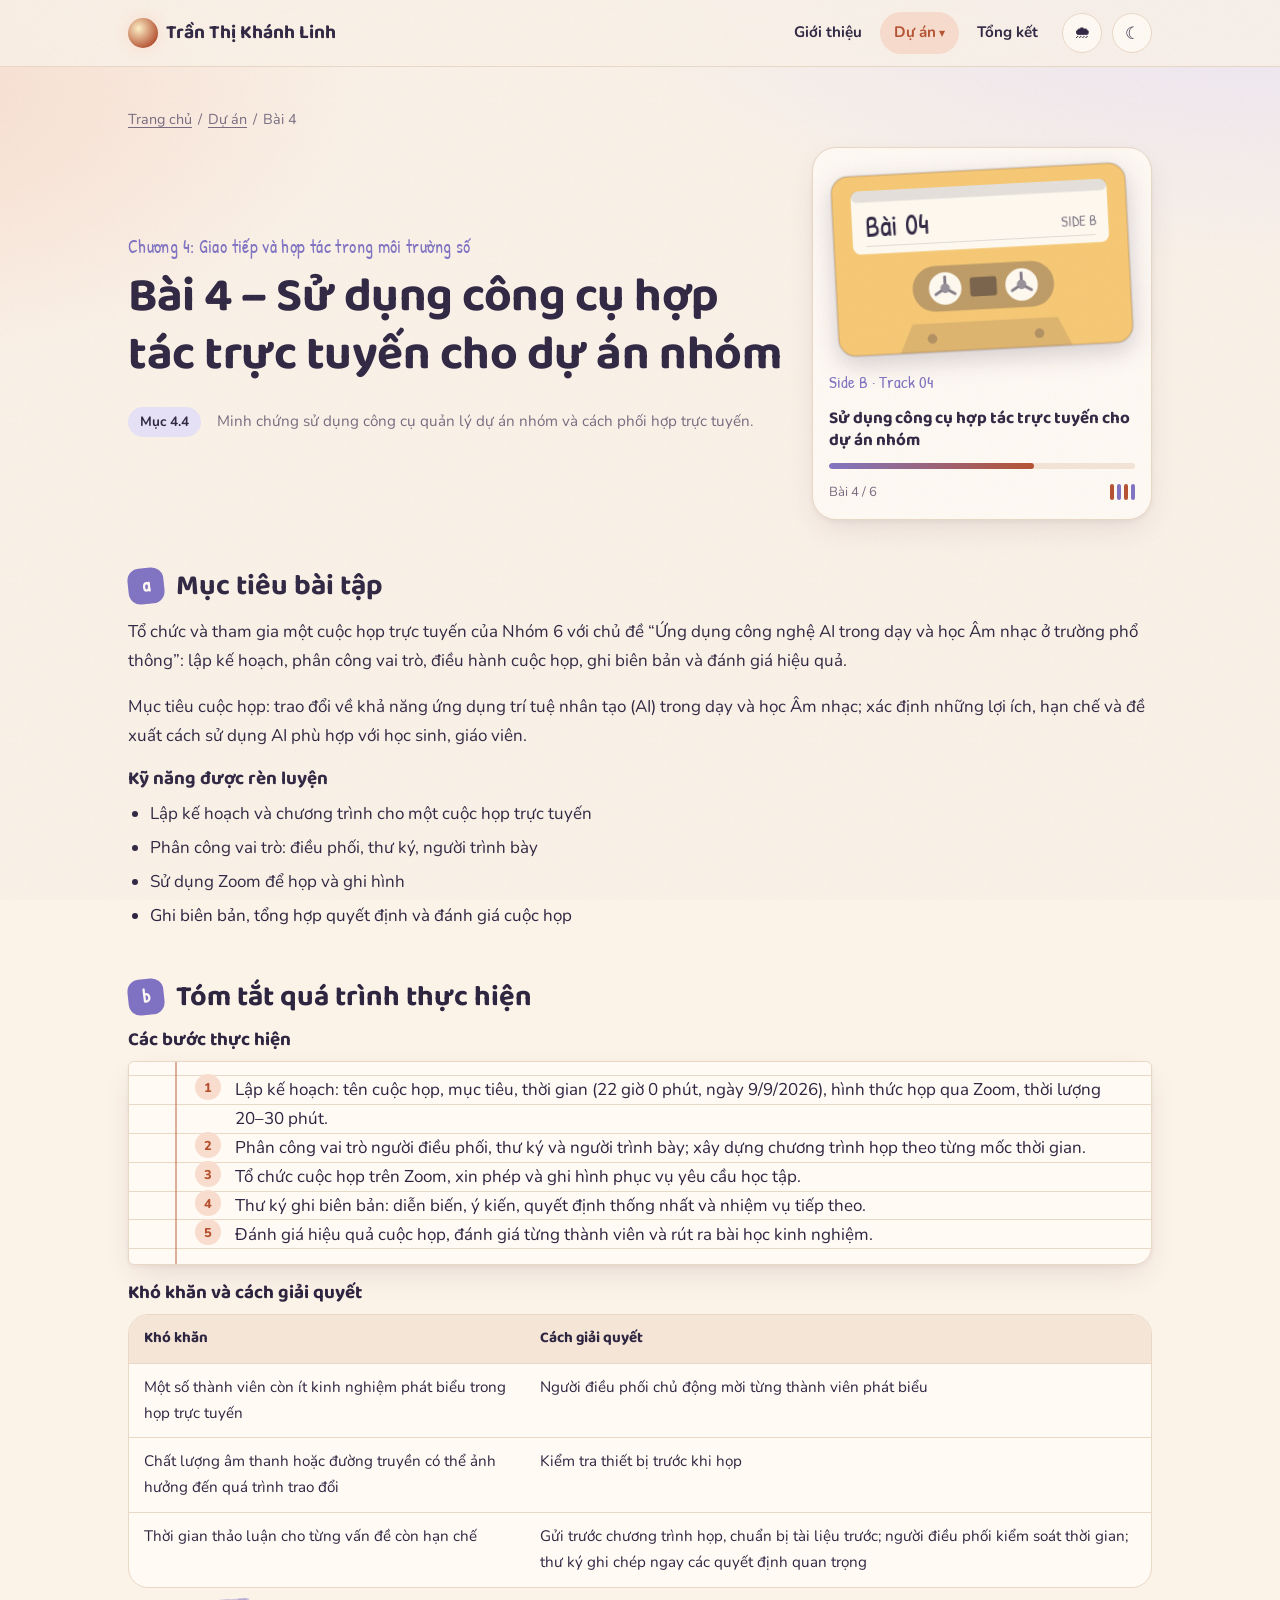
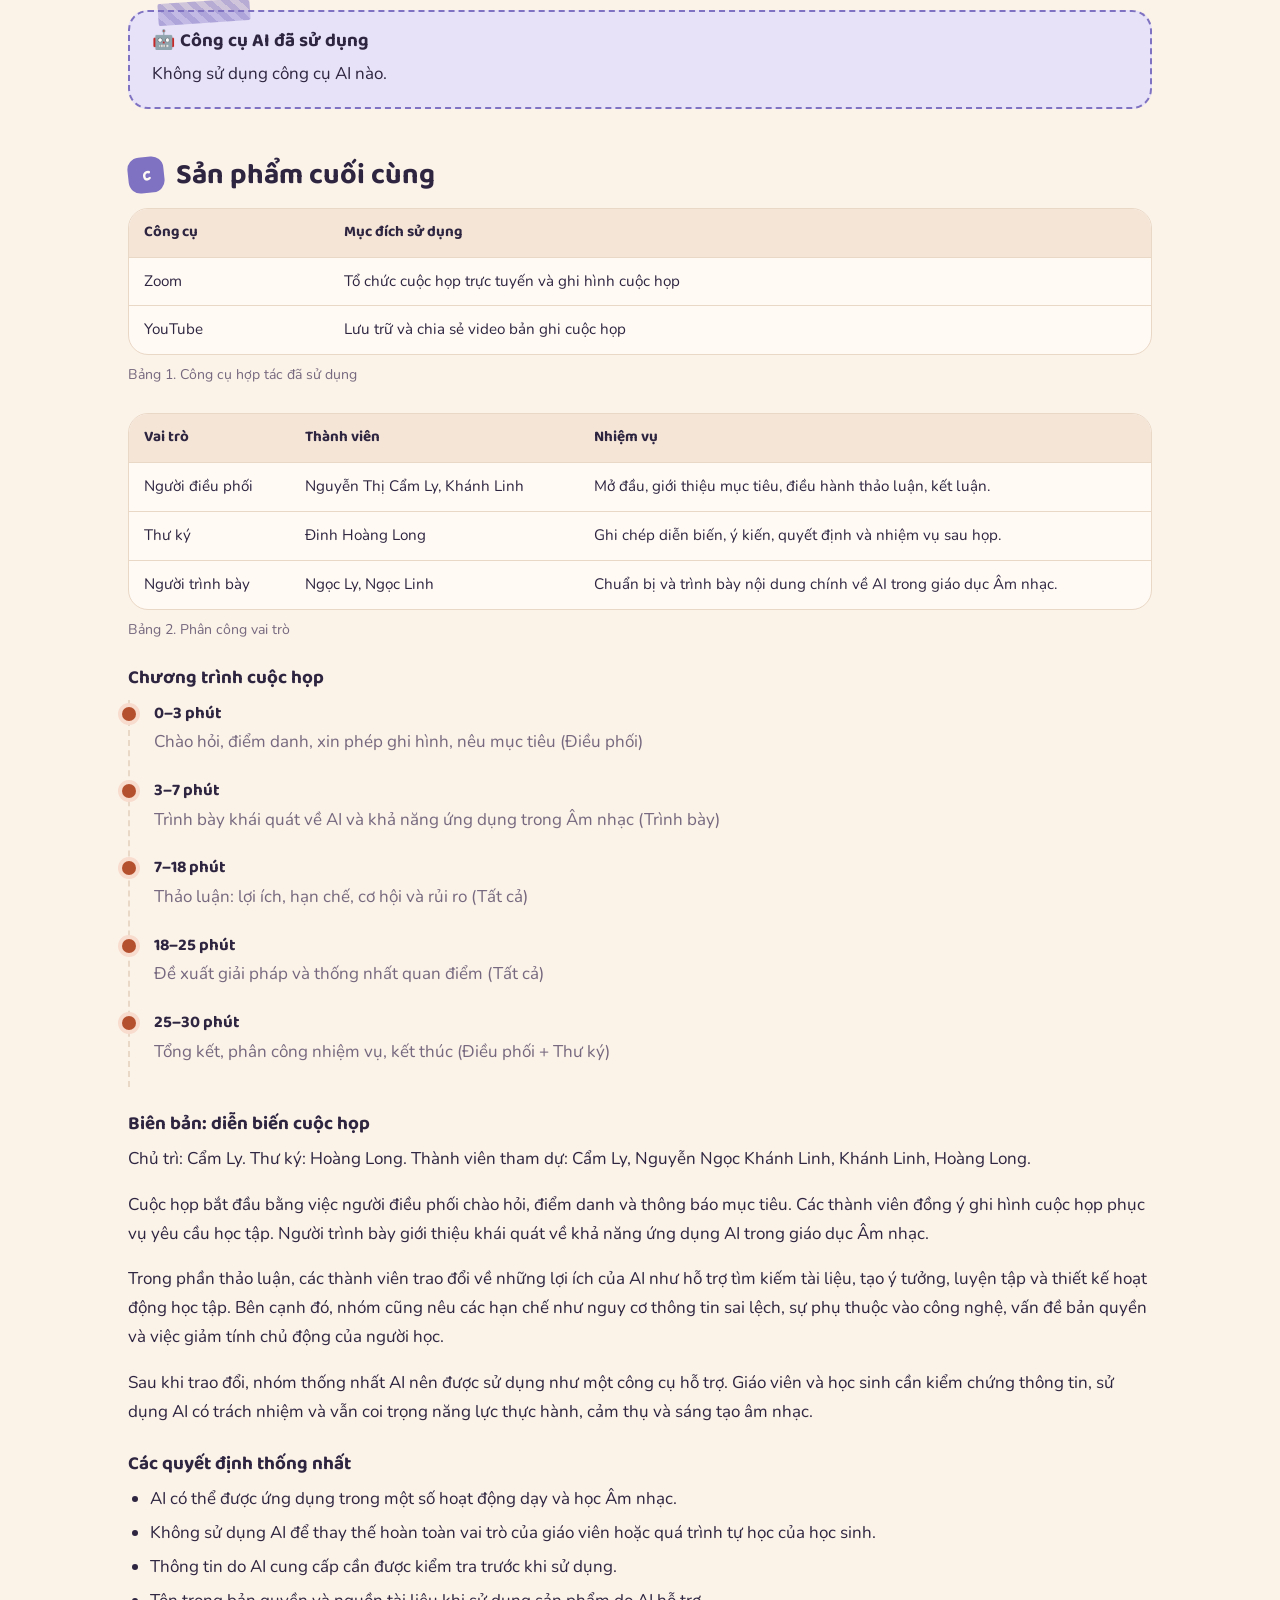
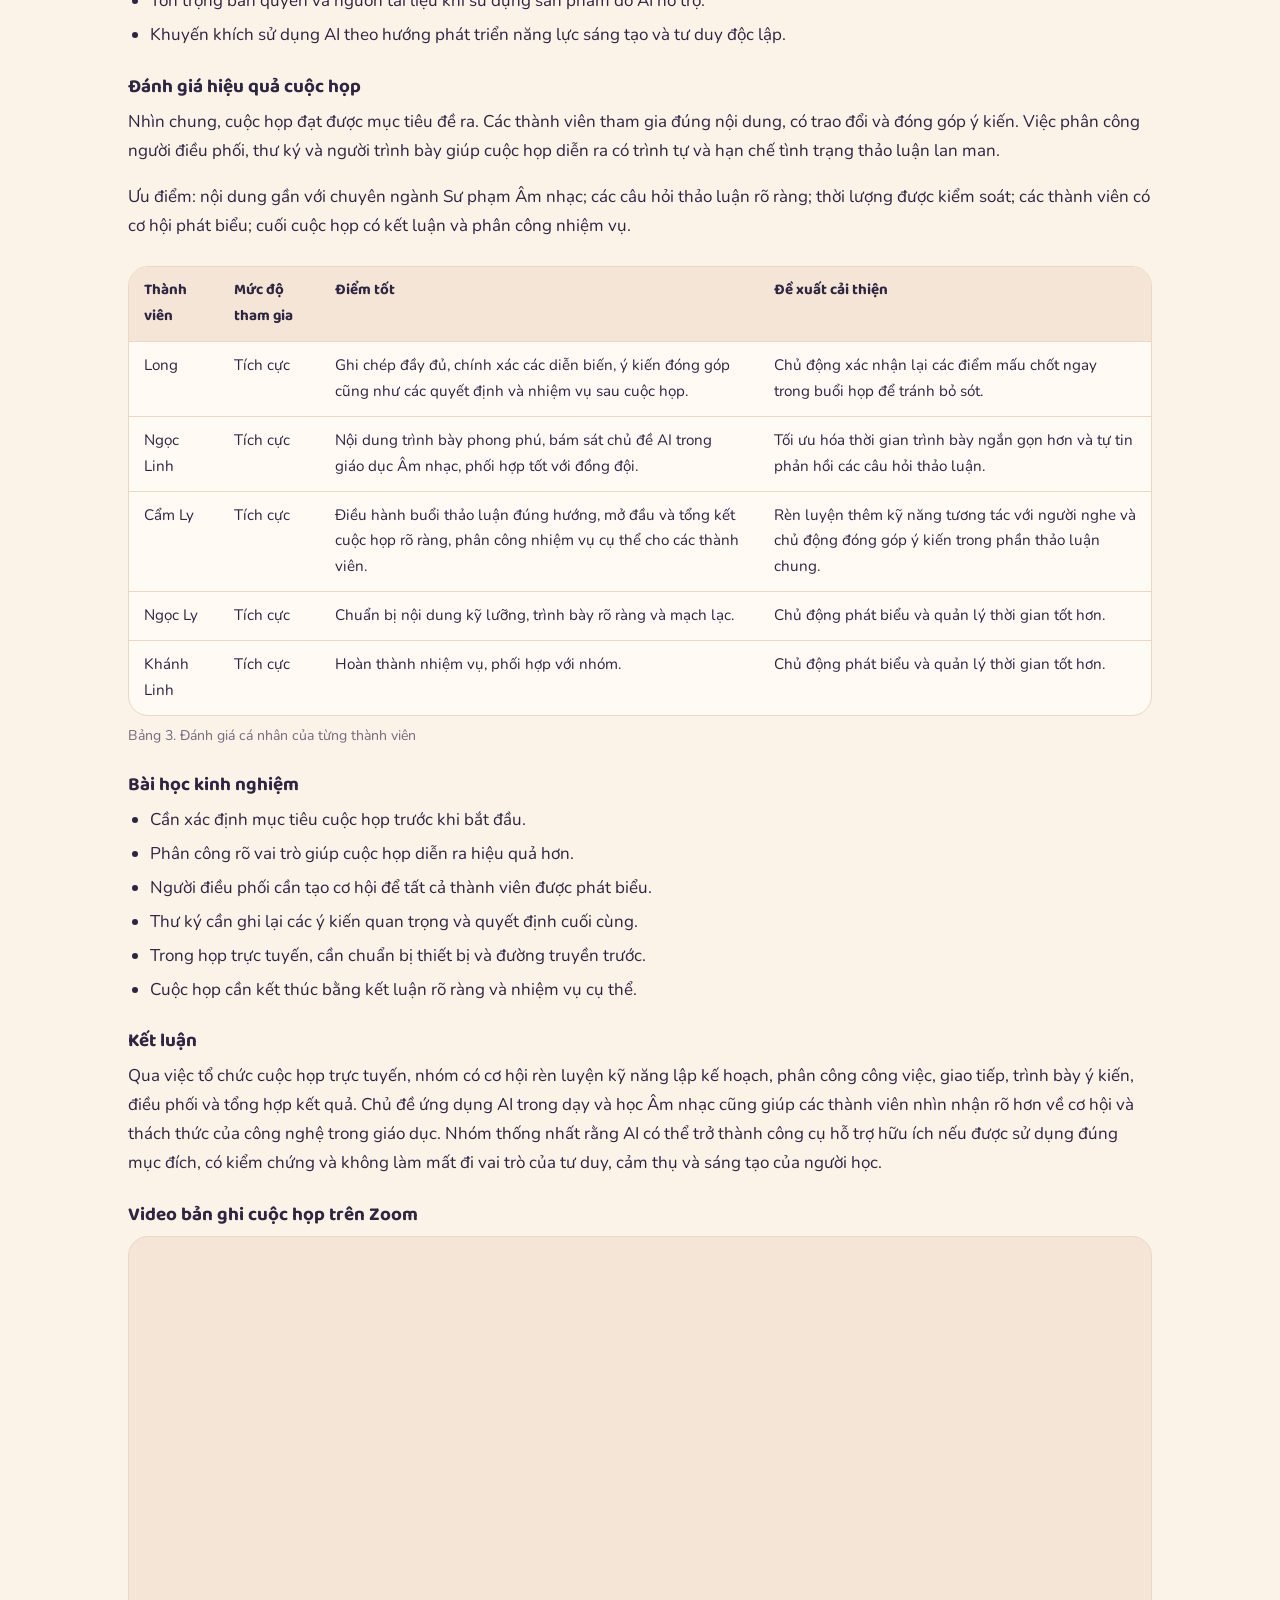
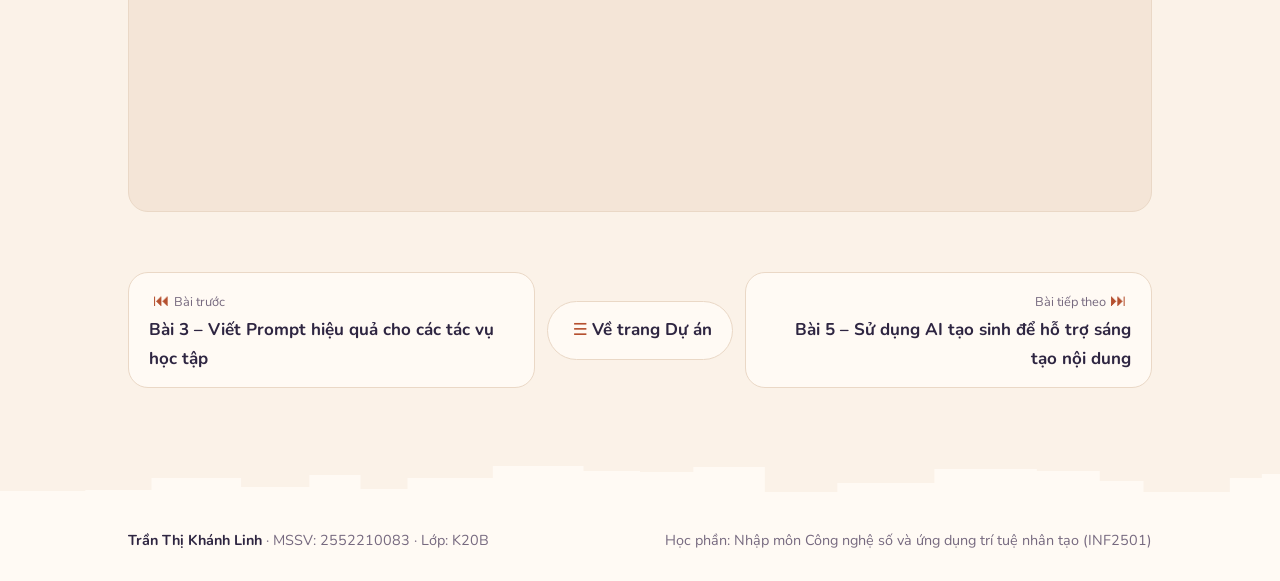
<file: site/bai-4.html>
<!doctype html>
<html lang="vi">
<head>
  <meta charset="utf-8">
  <meta name="viewport" content="width=device-width, initial-scale=1">
  <title>Bài 4 | Portfolio</title>
  <meta name="description" content="Portfolio học phần Nhập môn Công nghệ số và ứng dụng trí tuệ nhân tạo">
  <link rel="icon" href="assets/img/favicon.svg" type="image/svg+xml">
  <link rel="preconnect" href="https://fonts.googleapis.com">
  <link rel="preconnect" href="https://fonts.gstatic.com" crossorigin>
  <link rel="stylesheet" href="https://fonts.googleapis.com/css2?family=Baloo+2:wght@600;700;800&family=Nunito:wght@400;600;700;800&family=Patrick+Hand&display=swap">
  <link rel="stylesheet" href="css/style.css">
  <script>try{var t=localStorage.getItem("theme");if(t)document.documentElement.setAttribute("data-theme",t)}catch(e){}</script>
</head>
<body data-page="exercise" data-id="4">
  <a class="skip-link" href="#content">Bỏ qua menu</a>
  <header id="site-header"></header>
  <main><div class="container" id="content"><noscript>Vui lòng bật JavaScript để xem nội dung trang.</noscript></div></main>
  <footer id="site-footer"></footer>
  <script src="js/data.js"></script>
  <script src="js/main.js"></script>
</body>
</html>
</file>
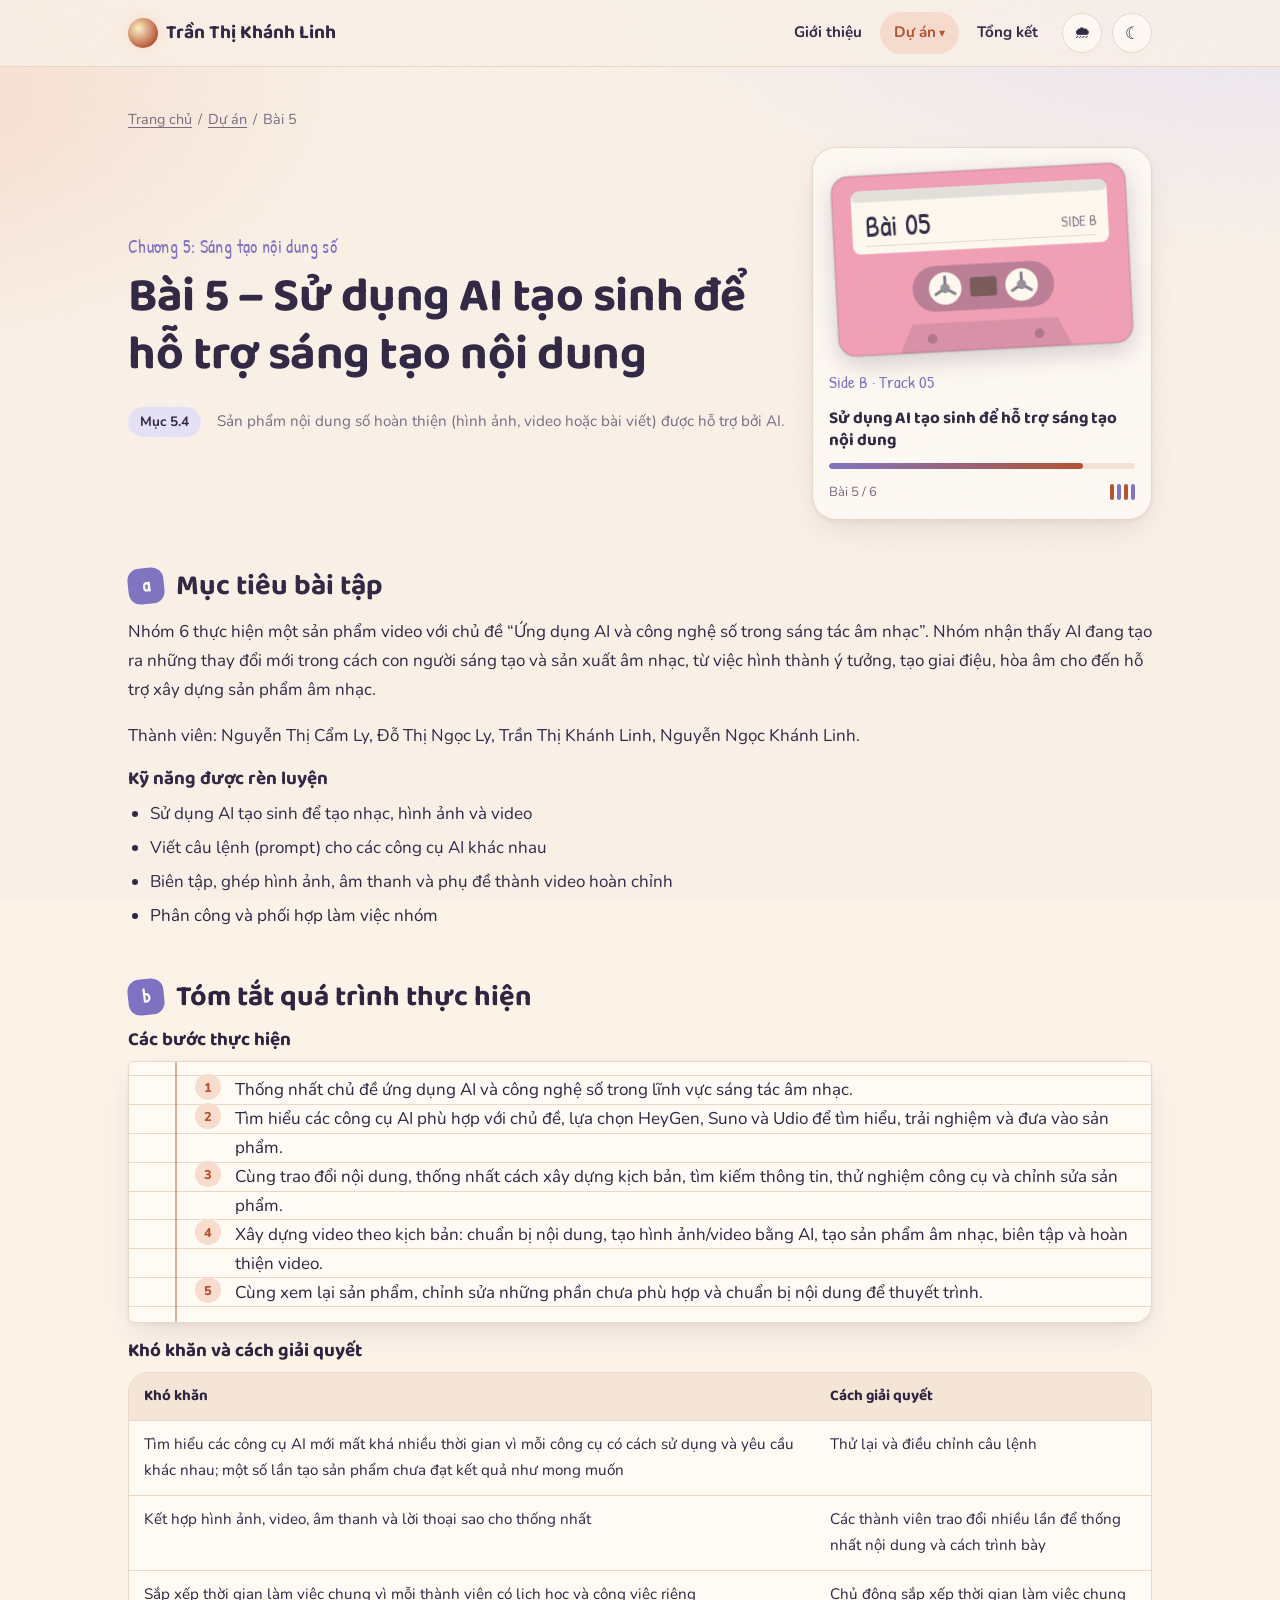
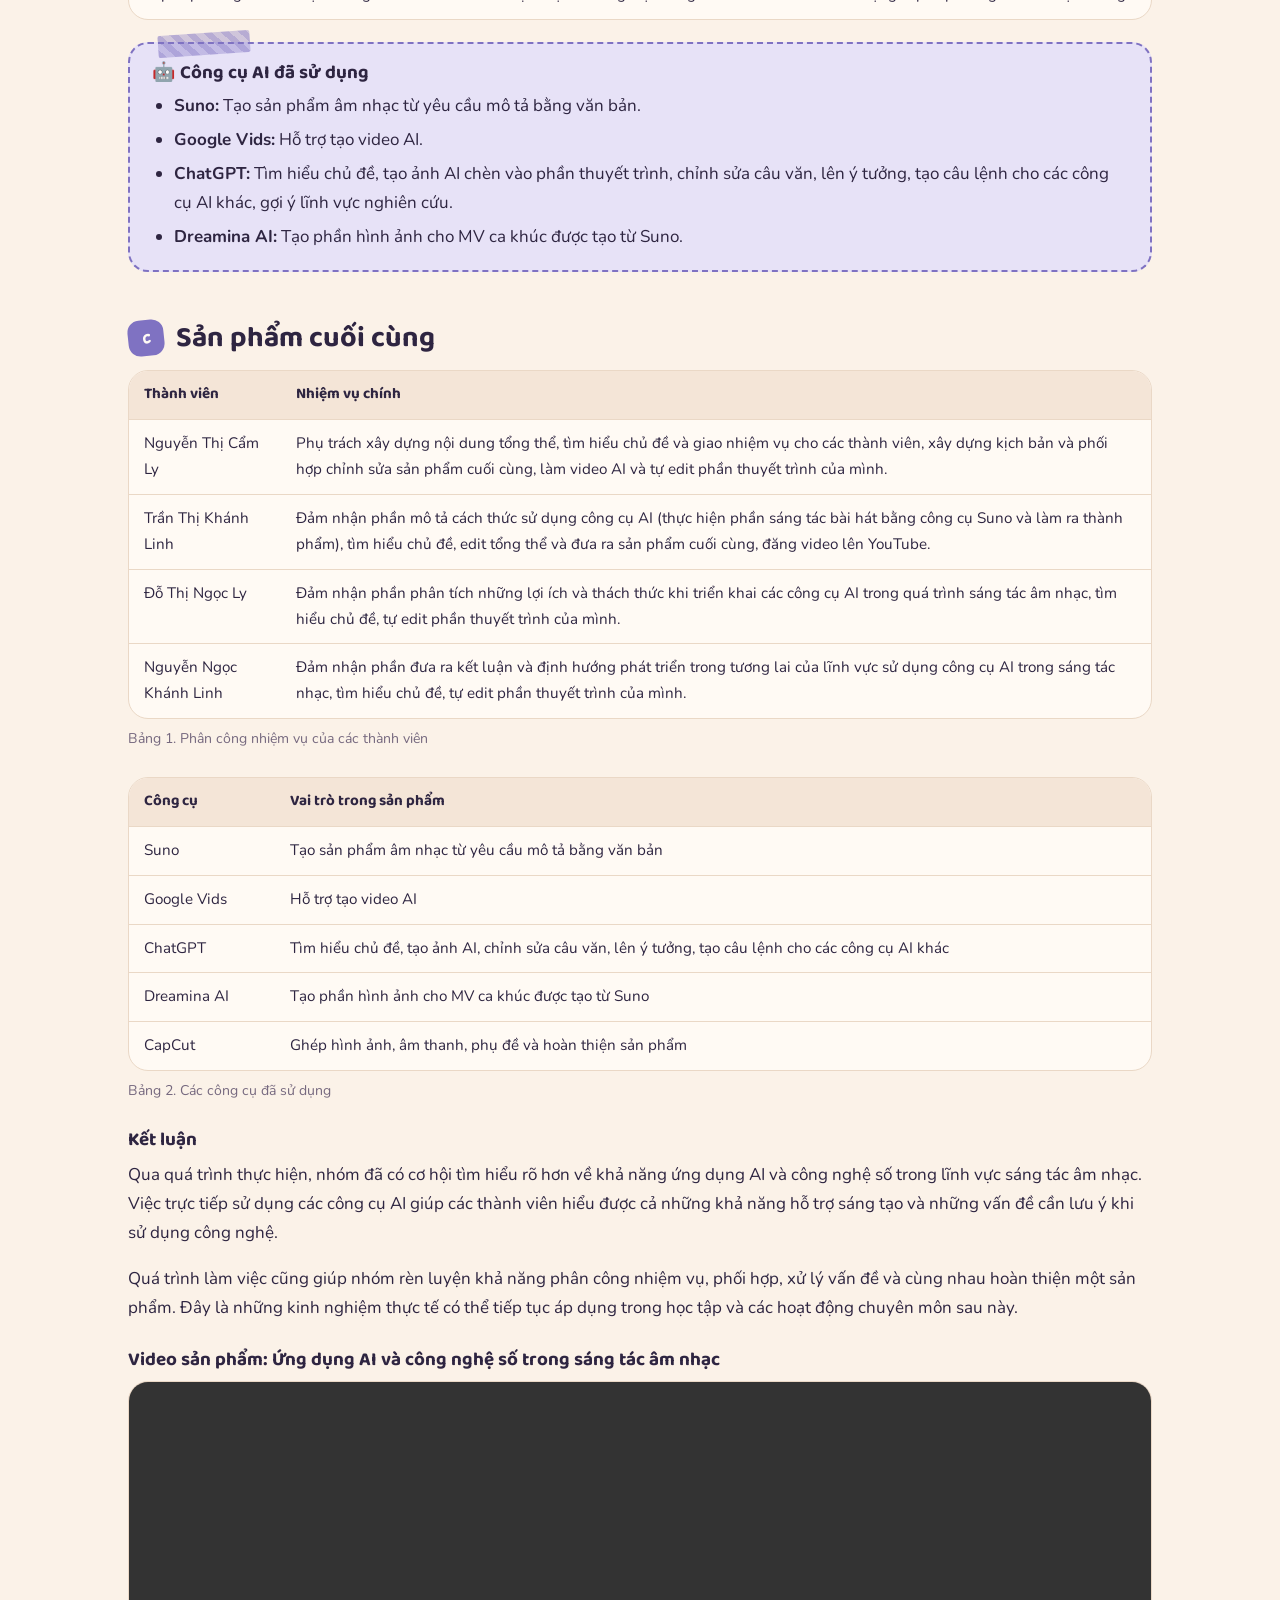
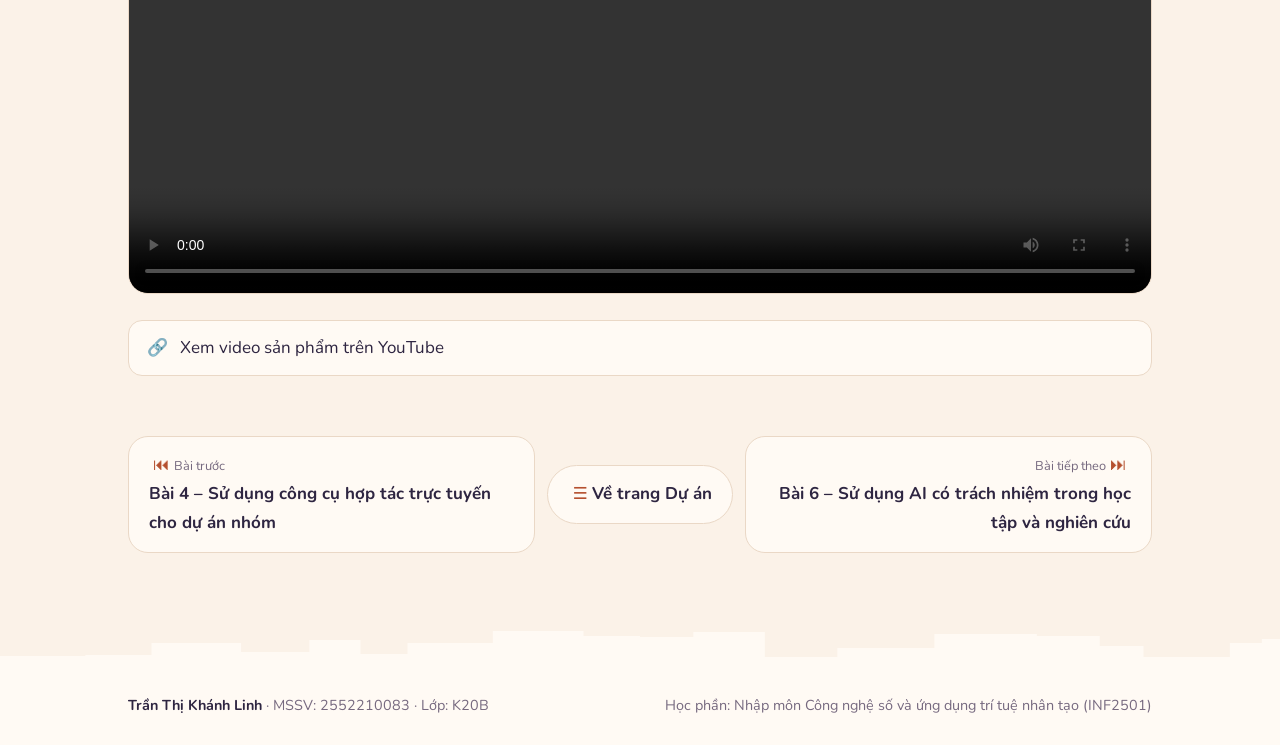
<file: site/bai-5.html>
<!doctype html>
<html lang="vi">
<head>
  <meta charset="utf-8">
  <meta name="viewport" content="width=device-width, initial-scale=1">
  <title>Bài 5 | Portfolio</title>
  <meta name="description" content="Portfolio học phần Nhập môn Công nghệ số và ứng dụng trí tuệ nhân tạo">
  <link rel="icon" href="assets/img/favicon.svg" type="image/svg+xml">
  <link rel="preconnect" href="https://fonts.googleapis.com">
  <link rel="preconnect" href="https://fonts.gstatic.com" crossorigin>
  <link rel="stylesheet" href="https://fonts.googleapis.com/css2?family=Baloo+2:wght@600;700;800&family=Nunito:wght@400;600;700;800&family=Patrick+Hand&display=swap">
  <link rel="stylesheet" href="css/style.css">
  <script>try{var t=localStorage.getItem("theme");if(t)document.documentElement.setAttribute("data-theme",t)}catch(e){}</script>
</head>
<body data-page="exercise" data-id="5">
  <a class="skip-link" href="#content">Bỏ qua menu</a>
  <header id="site-header"></header>
  <main><div class="container" id="content"><noscript>Vui lòng bật JavaScript để xem nội dung trang.</noscript></div></main>
  <footer id="site-footer"></footer>
  <script src="js/data.js"></script>
  <script src="js/main.js"></script>
</body>
</html>
</file>
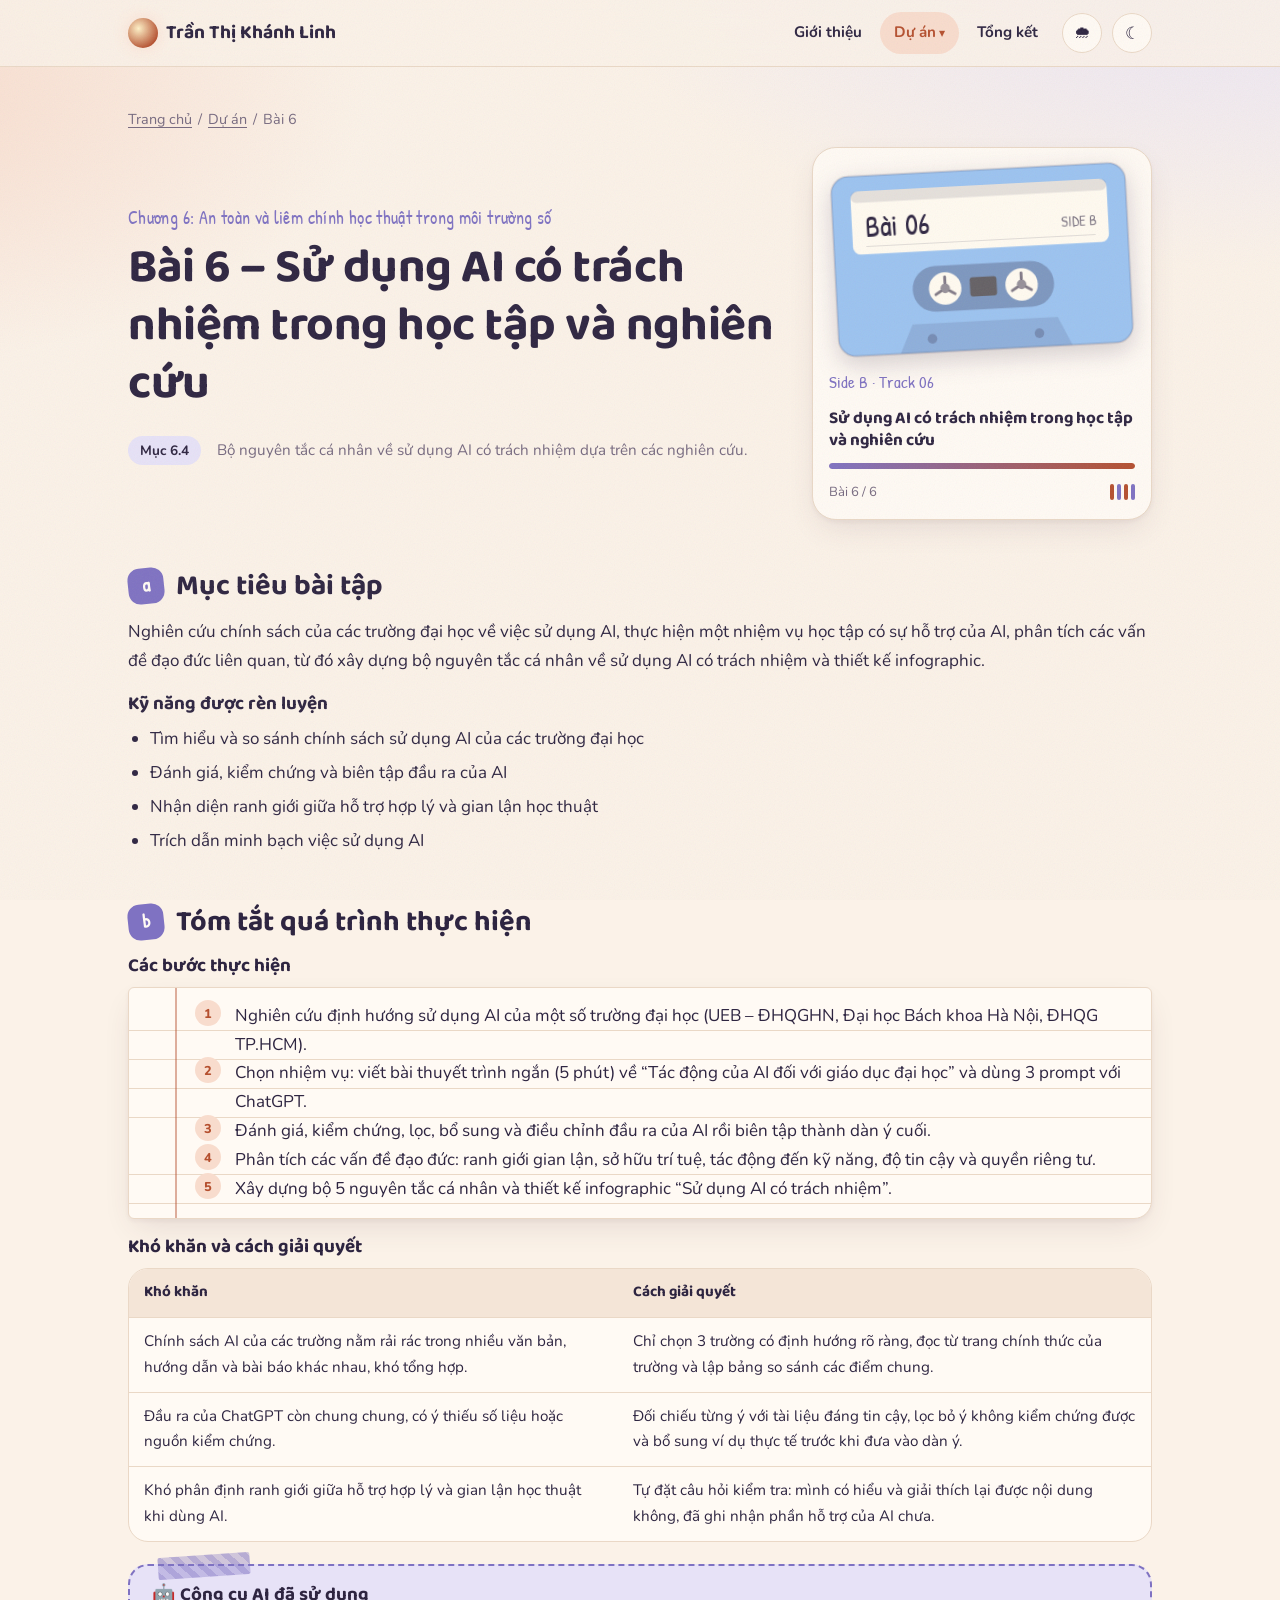
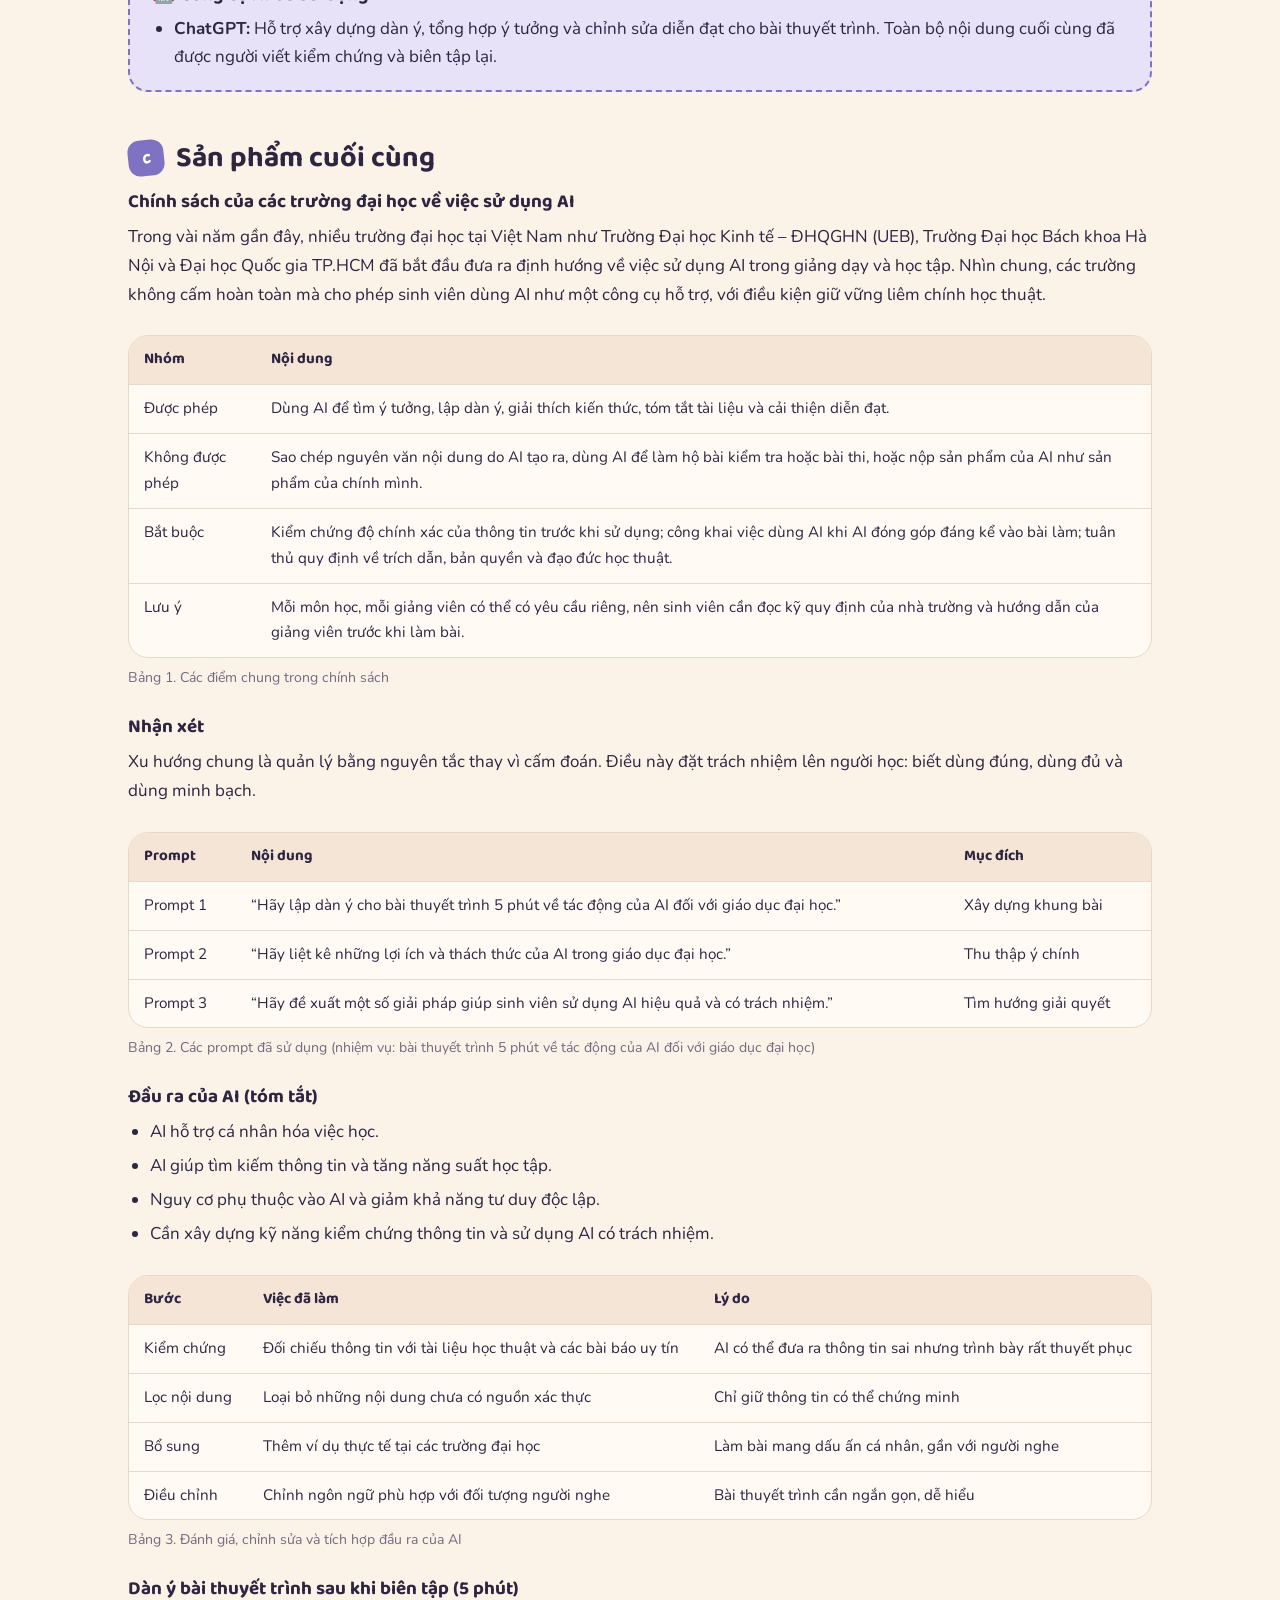
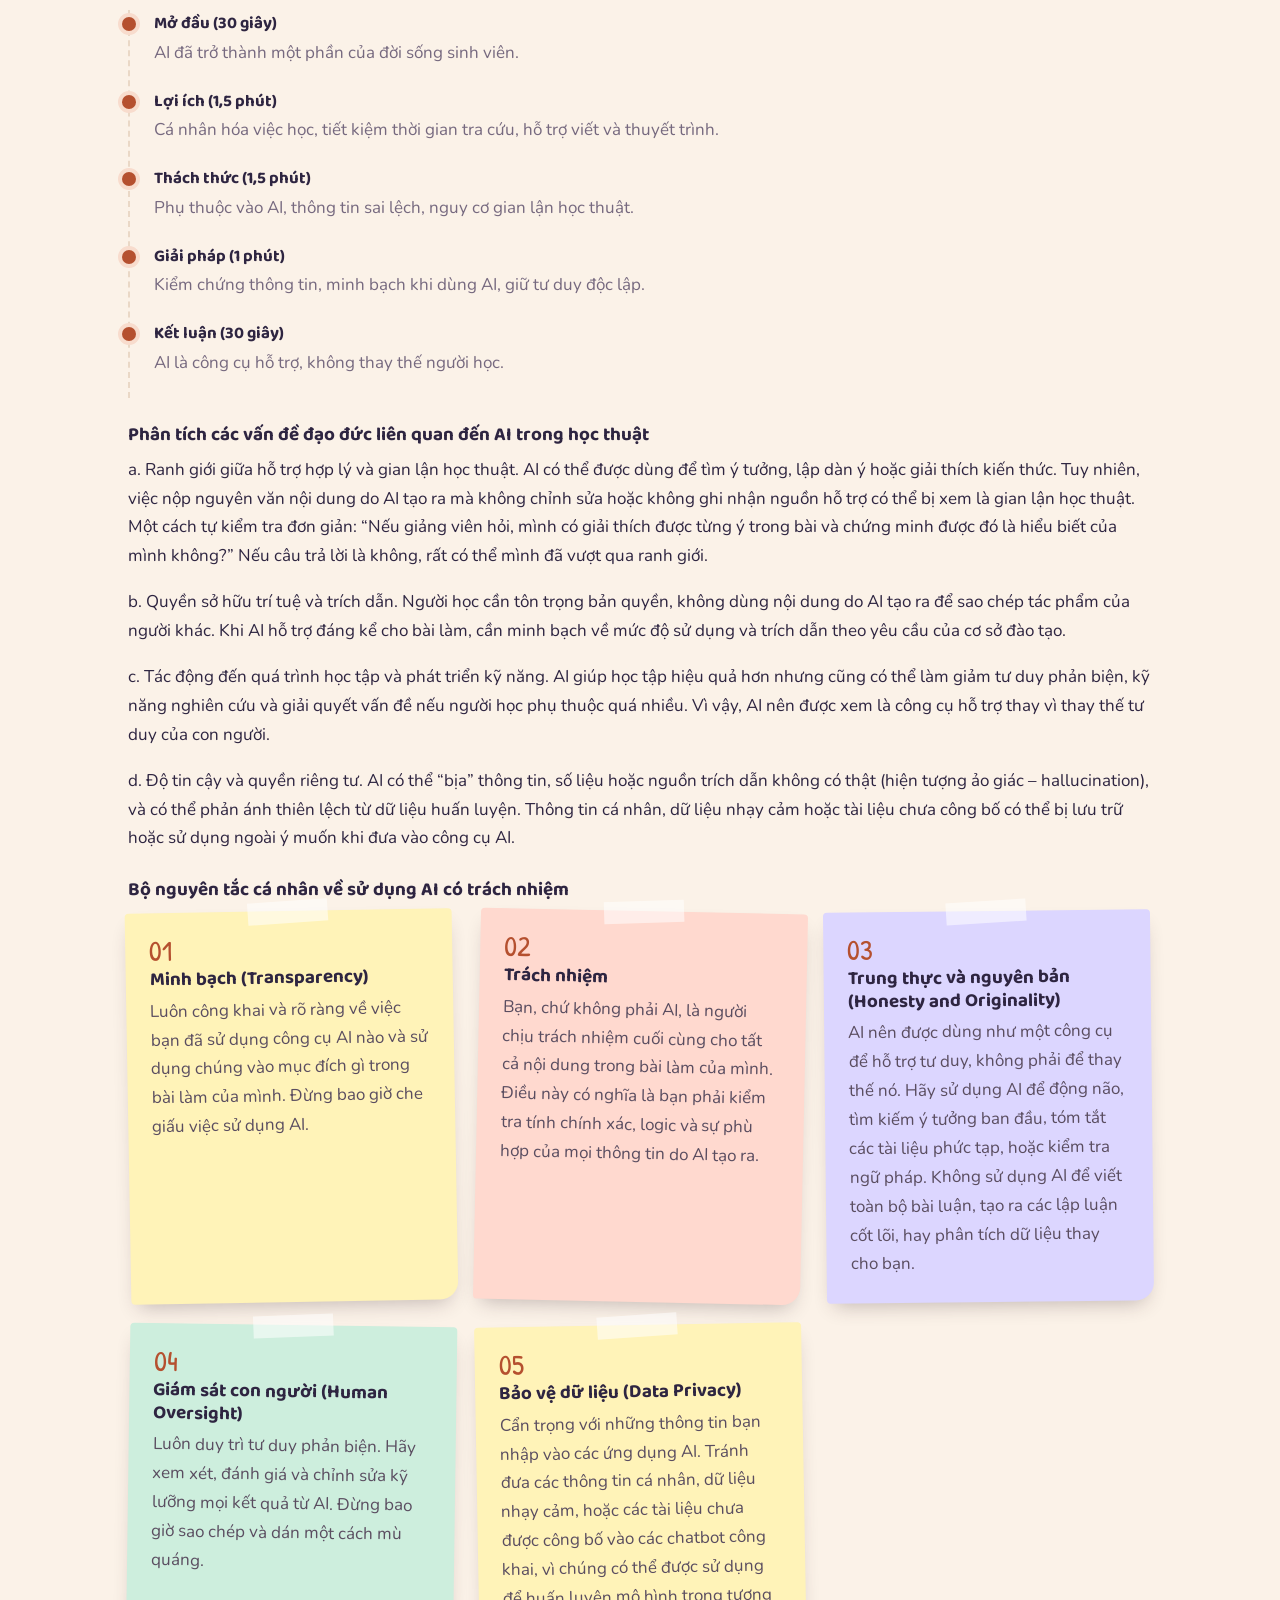
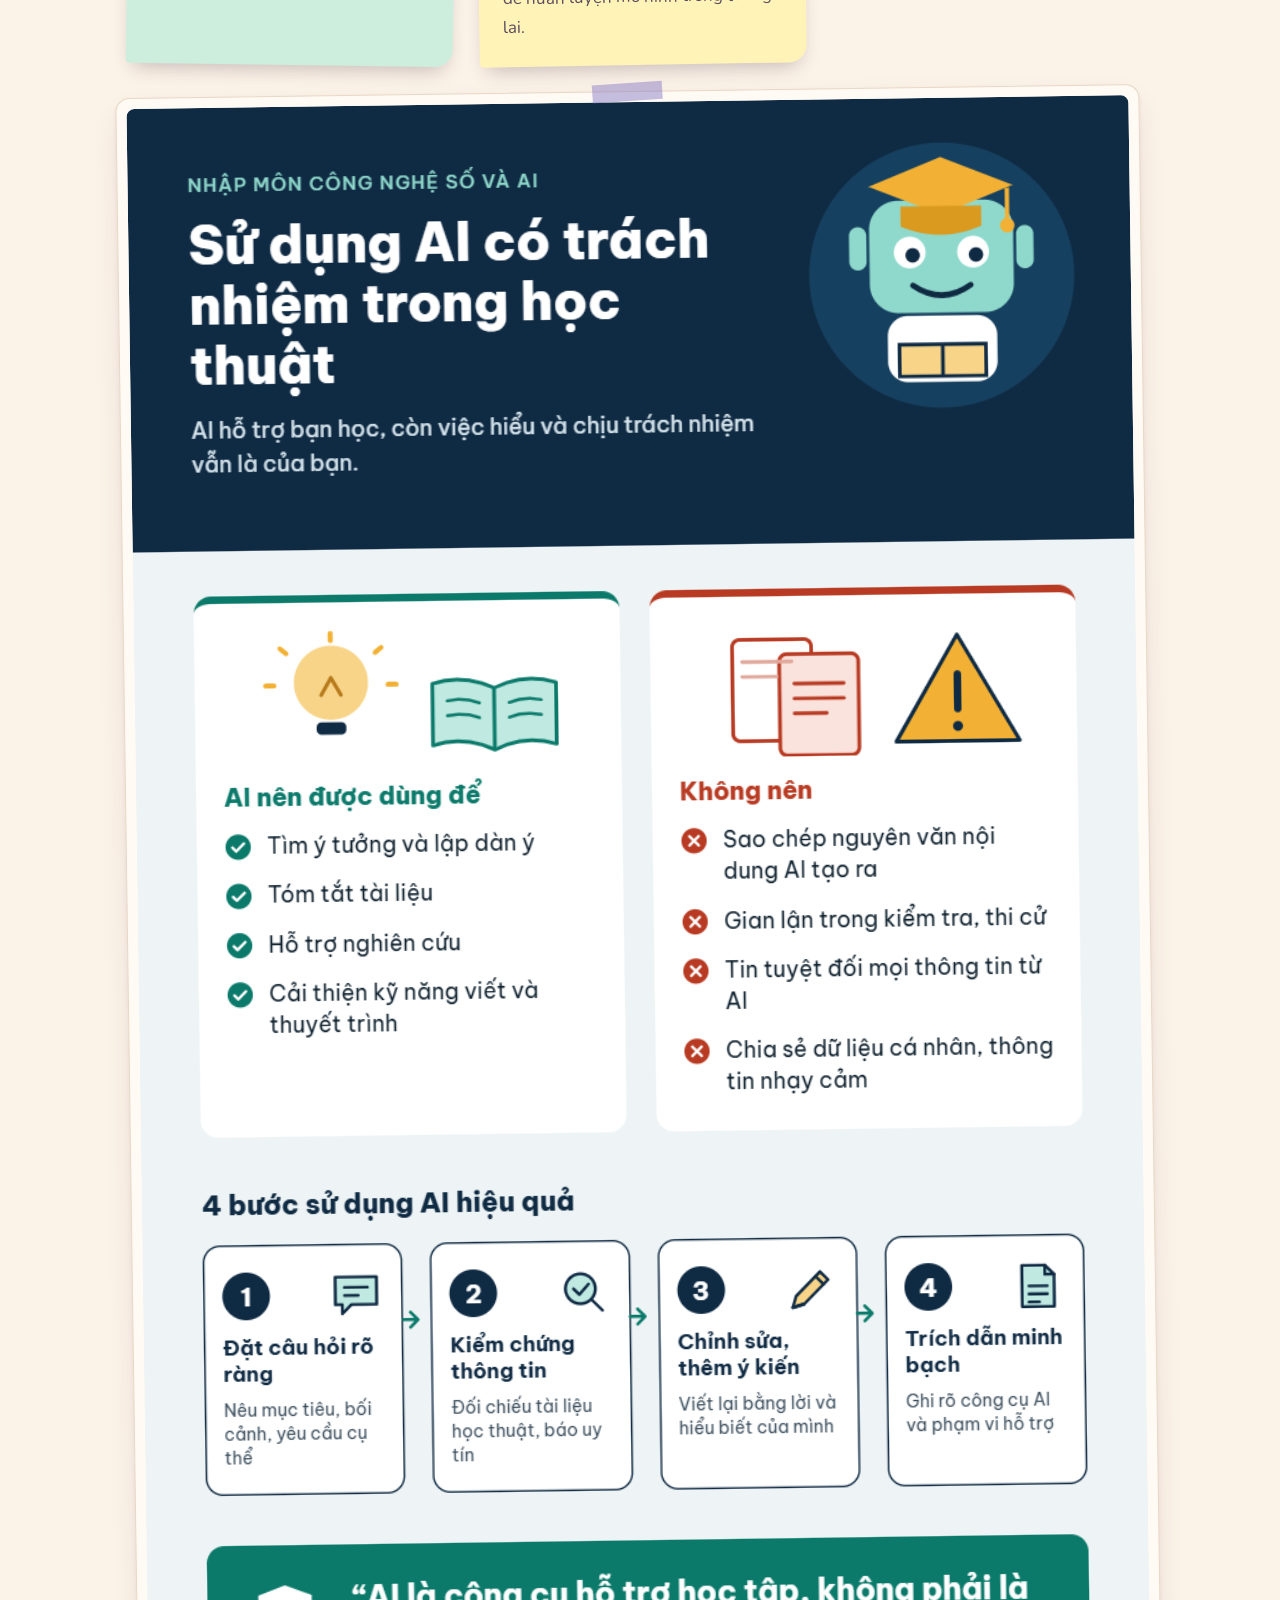
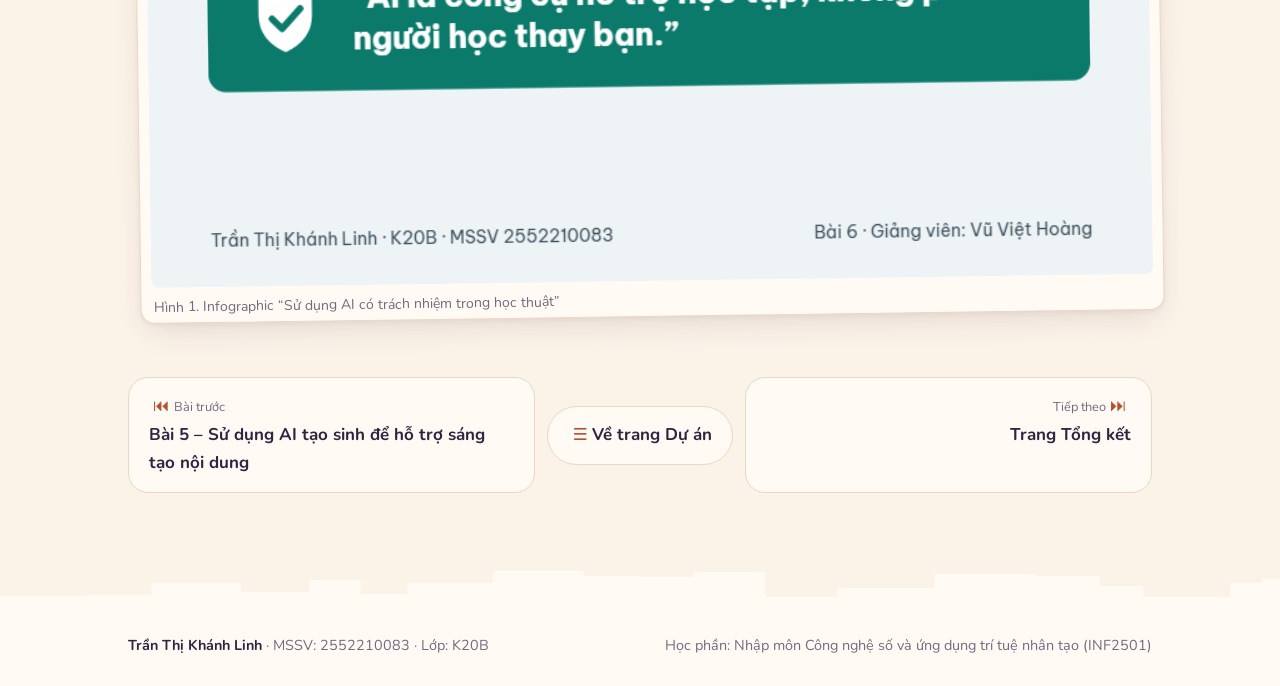
<file: site/bai-6.html>
<!doctype html>
<html lang="vi">
<head>
  <meta charset="utf-8">
  <meta name="viewport" content="width=device-width, initial-scale=1">
  <title>Bài 6 | Portfolio</title>
  <meta name="description" content="Portfolio học phần Nhập môn Công nghệ số và ứng dụng trí tuệ nhân tạo">
  <link rel="icon" href="assets/img/favicon.svg" type="image/svg+xml">
  <link rel="preconnect" href="https://fonts.googleapis.com">
  <link rel="preconnect" href="https://fonts.gstatic.com" crossorigin>
  <link rel="stylesheet" href="https://fonts.googleapis.com/css2?family=Baloo+2:wght@600;700;800&family=Nunito:wght@400;600;700;800&family=Patrick+Hand&display=swap">
  <link rel="stylesheet" href="css/style.css">
  <script>try{var t=localStorage.getItem("theme");if(t)document.documentElement.setAttribute("data-theme",t)}catch(e){}</script>
</head>
<body data-page="exercise" data-id="6">
  <a class="skip-link" href="#content">Bỏ qua menu</a>
  <header id="site-header"></header>
  <main><div class="container" id="content"><noscript>Vui lòng bật JavaScript để xem nội dung trang.</noscript></div></main>
  <footer id="site-footer"></footer>
  <script src="js/data.js"></script>
  <script src="js/main.js"></script>
</body>
</html>
</file>
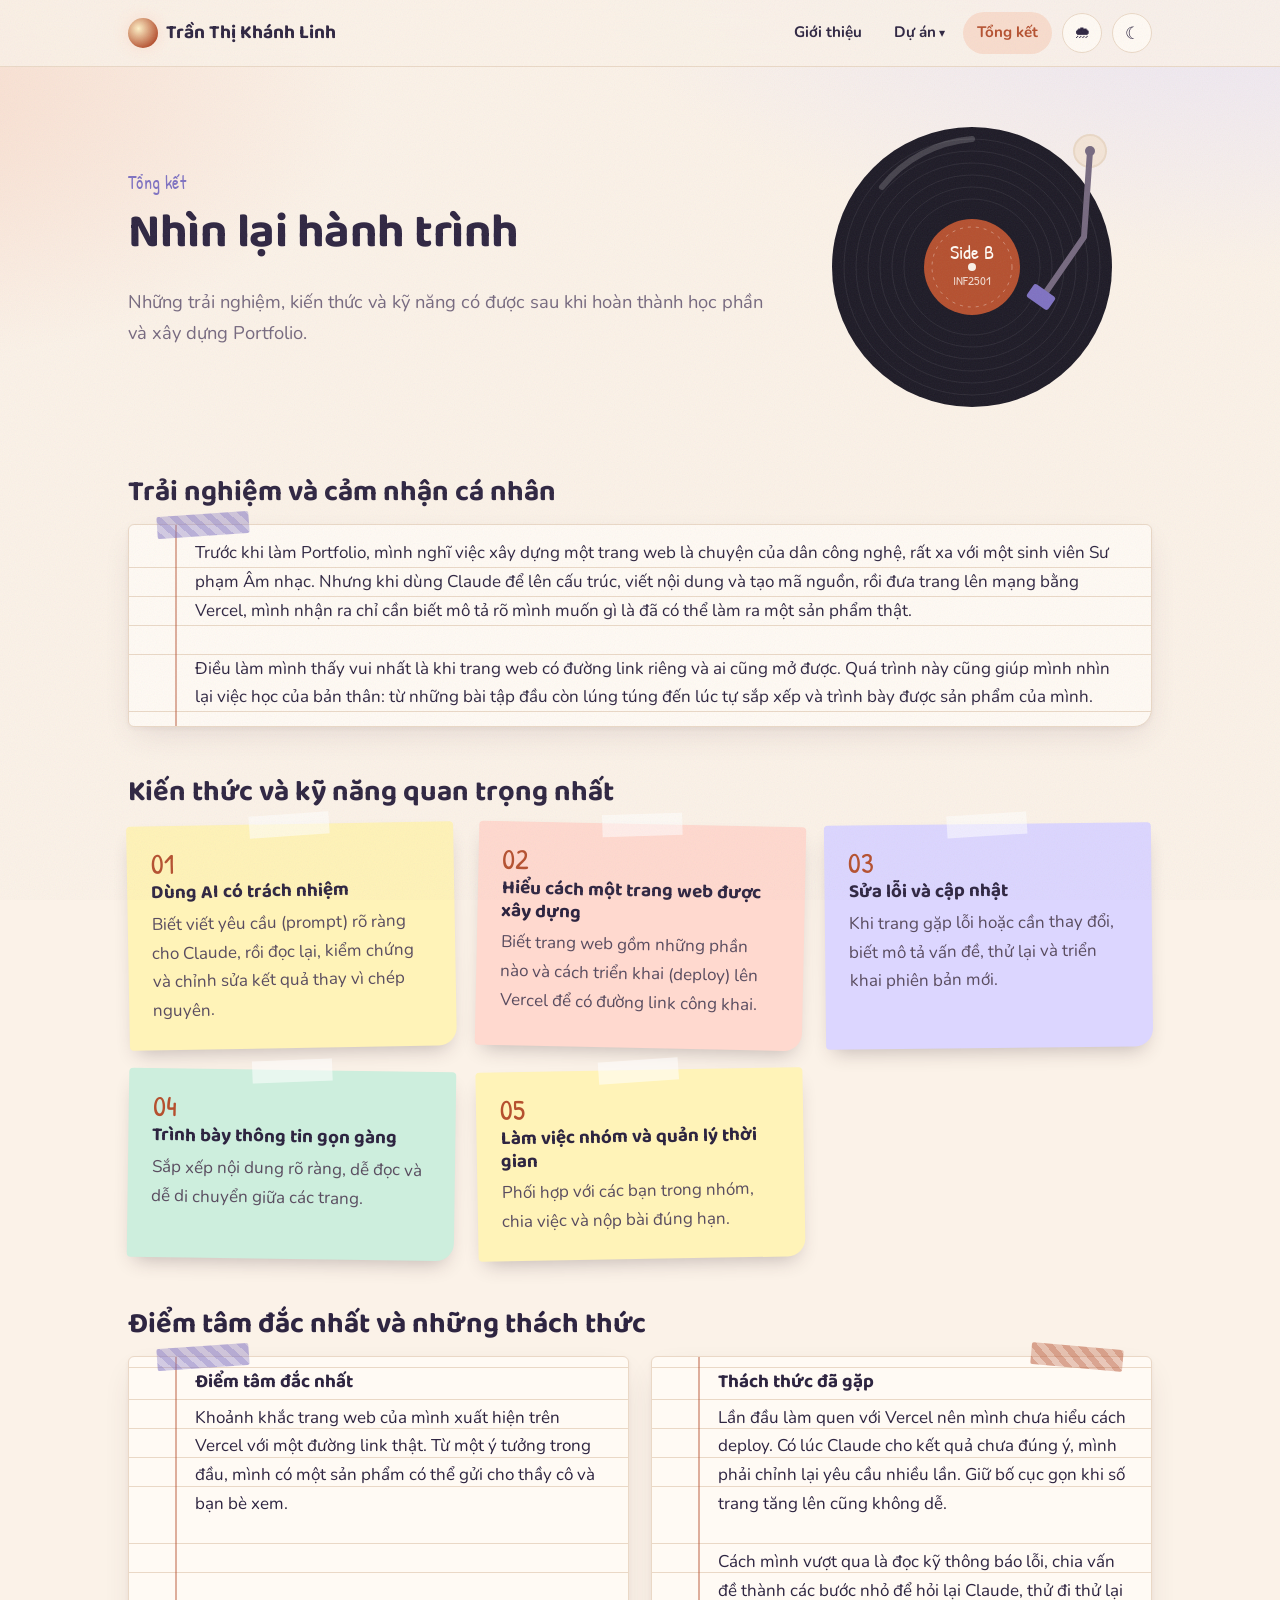
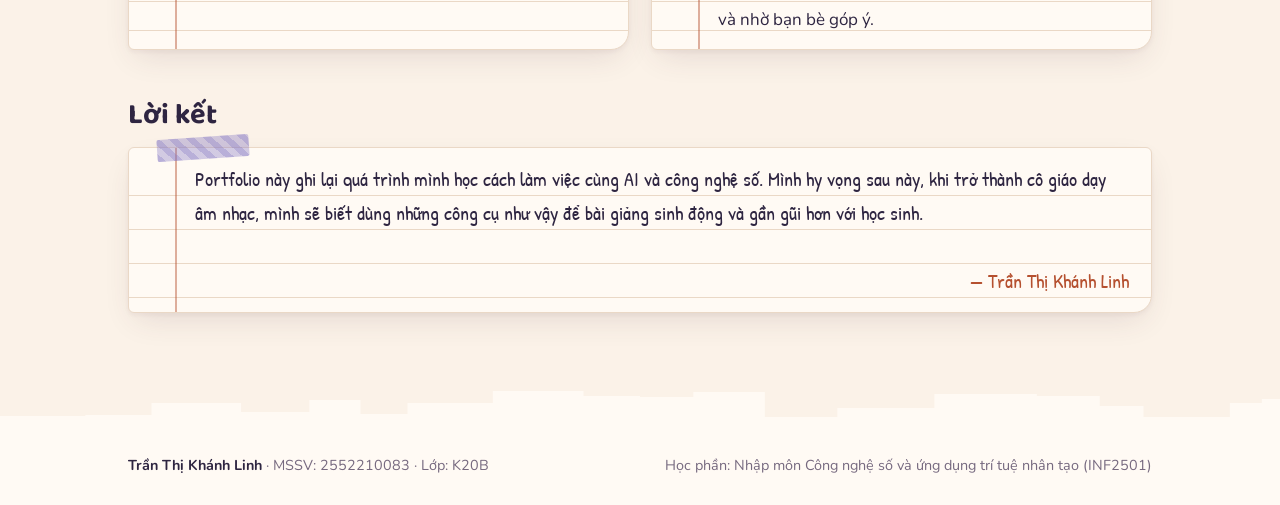
<file: site/conclusion.html>
<!doctype html>
<html lang="vi">
<head>
  <meta charset="utf-8">
  <meta name="viewport" content="width=device-width, initial-scale=1">
  <title>Tổng kết | Portfolio</title>
  <meta name="description" content="Portfolio học phần Nhập môn Công nghệ số và ứng dụng trí tuệ nhân tạo">
  <link rel="icon" href="assets/img/favicon.svg" type="image/svg+xml">
  <link rel="preconnect" href="https://fonts.googleapis.com">
  <link rel="preconnect" href="https://fonts.gstatic.com" crossorigin>
  <link rel="stylesheet" href="https://fonts.googleapis.com/css2?family=Baloo+2:wght@600;700;800&family=Nunito:wght@400;600;700;800&family=Patrick+Hand&display=swap">
  <link rel="stylesheet" href="css/style.css">
  <script>try{var t=localStorage.getItem("theme");if(t)document.documentElement.setAttribute("data-theme",t)}catch(e){}</script>
</head>
<body data-page="conclusion">
  <a class="skip-link" href="#content">Bỏ qua menu</a>
  <header id="site-header"></header>
  <main><div class="container" id="content"><noscript>Vui lòng bật JavaScript để xem nội dung trang.</noscript></div></main>
  <footer id="site-footer"></footer>
  <script src="js/data.js"></script>
  <script src="js/main.js"></script>
</body>
</html>
</file>
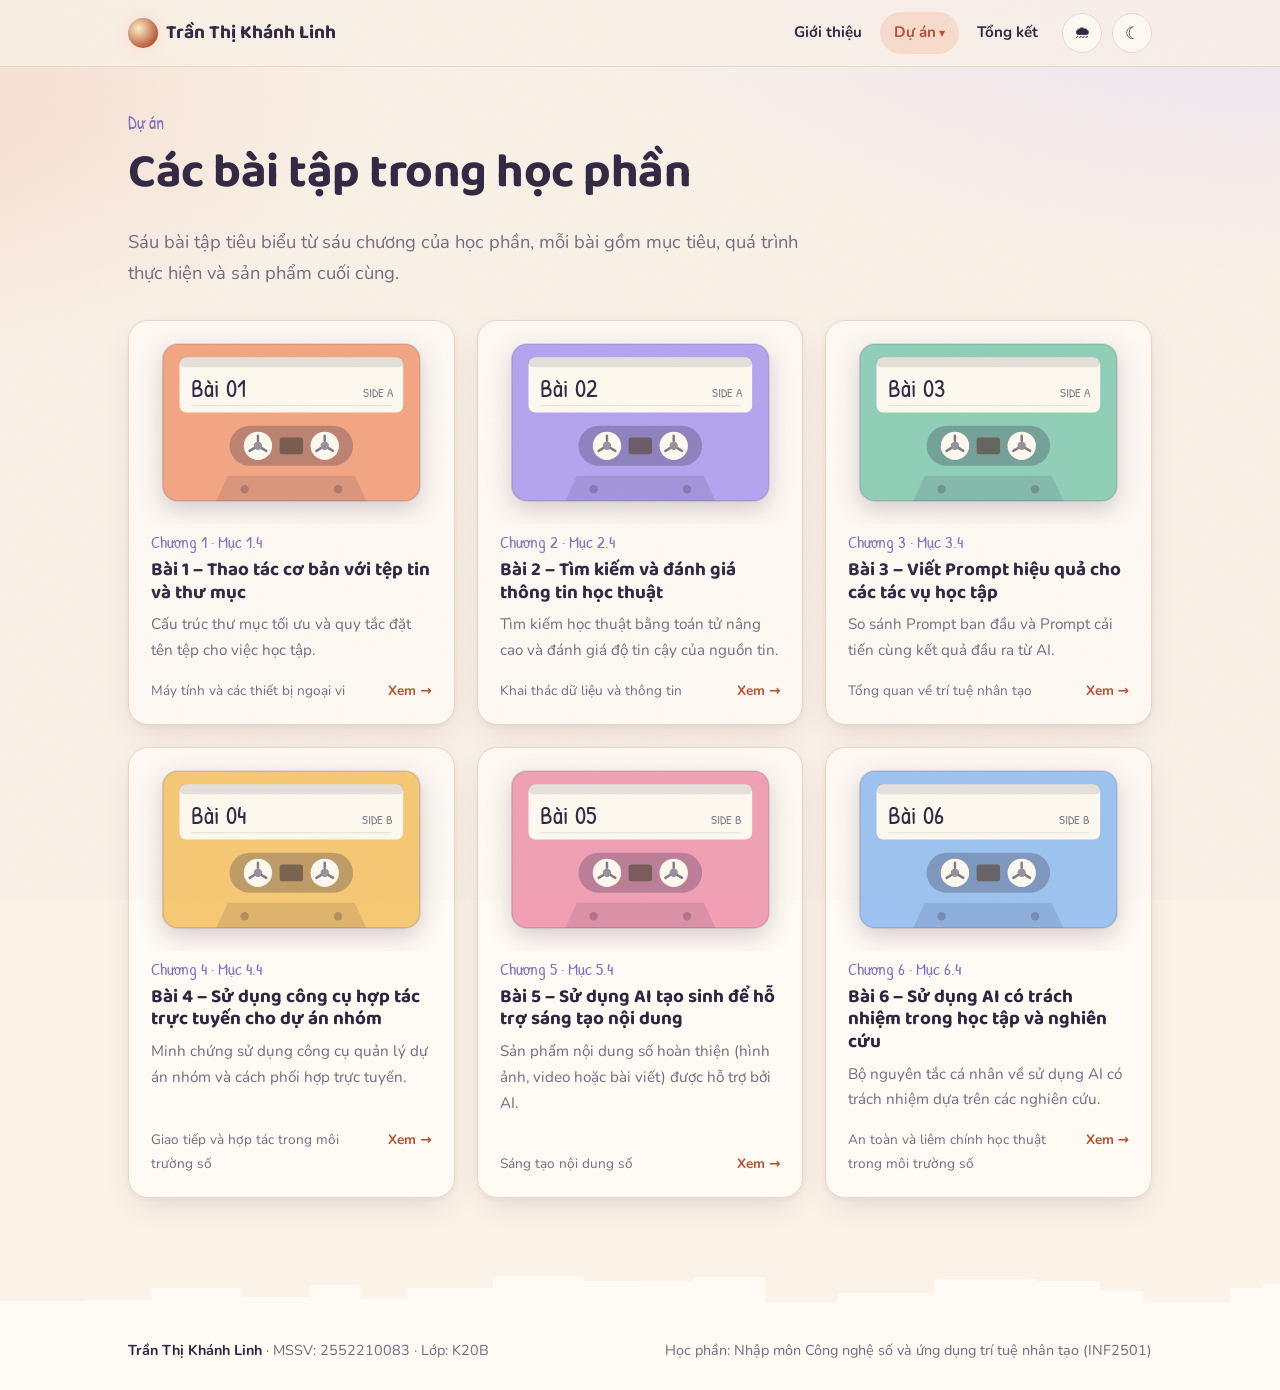
<file: site/projects.html>
<!doctype html>
<html lang="vi">
<head>
  <meta charset="utf-8">
  <meta name="viewport" content="width=device-width, initial-scale=1">
  <title>Dự án | Portfolio</title>
  <meta name="description" content="Portfolio học phần Nhập môn Công nghệ số và ứng dụng trí tuệ nhân tạo">
  <link rel="icon" href="assets/img/favicon.svg" type="image/svg+xml">
  <link rel="preconnect" href="https://fonts.googleapis.com">
  <link rel="preconnect" href="https://fonts.gstatic.com" crossorigin>
  <link rel="stylesheet" href="https://fonts.googleapis.com/css2?family=Baloo+2:wght@600;700;800&family=Nunito:wght@400;600;700;800&family=Patrick+Hand&display=swap">
  <link rel="stylesheet" href="css/style.css">
  <script>try{var t=localStorage.getItem("theme");if(t)document.documentElement.setAttribute("data-theme",t)}catch(e){}</script>
</head>
<body data-page="projects">
  <a class="skip-link" href="#content">Bỏ qua menu</a>
  <header id="site-header"></header>
  <main><div class="container" id="content"><noscript>Vui lòng bật JavaScript để xem nội dung trang.</noscript></div></main>
  <footer id="site-footer"></footer>
  <script src="js/data.js"></script>
  <script src="js/main.js"></script>
</body>
</html>
</file>
<file: site/css/style.css>
/* ==========================================================================
   Portfolio – phong cách lofi: chiều hoàng hôn (sáng) / đêm mưa (tối)
   ========================================================================== */

:root {
  /* Chiều hoàng hôn */
  --bg: #fbf2e8;
  --bg-2: #f6e3d6;
  --surface: #fffaf4;
  --surface-2: #f4e5d7;
  --text: #2e2541;
  --muted: #76697f;
  --border: #ead8c6;
  --accent: #b5502f;
  --accent-soft: #f8dccd;
  --accent-text: #fffaf4;
  --accent-2: #7f72c2;
  --accent-2-soft: #e7e2f7;
  --ok: #3f7d5a;
  --bad: #b23a3a;
  --shadow: 0 2px 4px rgba(76, 49, 64, .05), 0 12px 32px -8px rgba(76, 49, 64, .14);
  --radius: 20px;
  --maxw: 1080px;
  --font: "Nunito", system-ui, -apple-system, "Segoe UI", Roboto, sans-serif;
  --display: "Baloo 2", "Nunito", system-ui, sans-serif;
  --hand: "Patrick Hand", "Nunito", cursive;
  --mono: ui-monospace, "Cascadia Code", Consolas, monospace;

  /* Cảnh minh họa */
  --sky-top: #f6a28a;
  --sky-mid: #f9c79a;
  --sky-low: #fde4bf;
  --orb: #fff1c7;
  --star-opacity: 0;
  --city-far: #d99a95;
  --city: #b8738a;
  --lit: #ffe6a8;
  --wall: #e9cdb9;
  --frame: #8a5a6a;
  --desk: #9b6b5c;
  --desk-top: #b8826f;
  --lamp-glow: rgba(255, 214, 150, .0);
  --cat: #4b3b52;
  --screen: #ffe9c9;
  --leaf: #7aa37a;
  --leaf-2: #5e8a64;
  --cloud-opacity: .8;
  color-scheme: light;
}

@media (prefers-color-scheme: dark) {
  :root:not([data-theme="light"]) {
    --bg: #1a1630; --bg-2: #221c3d; --surface: #241f3e; --surface-2: #2f2852;
    --text: #f3ecff; --muted: #b3a9cf; --border: #3b3463;
    --accent: #ffb48a; --accent-soft: #3f2f4e; --accent-text: #1a1630;
    --accent-2: #b0a3f5; --accent-2-soft: #332c5c;
    --ok: #7fd1a0; --bad: #f08a8a;
    --shadow: 0 2px 4px rgba(0, 0, 0, .25), 0 14px 36px -10px rgba(0, 0, 0, .5);
    --sky-top: #141030; --sky-mid: #2b2257; --sky-low: #5a3f7a;
    --orb: #fff4d6; --star-opacity: 1;
    --city-far: #2e2652; --city: #1f1940; --lit: #ffcf7a;
    --wall: #2a2348; --frame: #171230; --desk: #2a1f3a; --desk-top: #3c2c4f;
    --lamp-glow: rgba(255, 196, 120, .38);
    --cat: #120e22; --screen: #8fd0ff; --leaf: #4f7d63; --leaf-2: #3b644f; --cloud-opacity: .14;
    color-scheme: dark;
  }
}
:root[data-theme="dark"] {
  --bg: #1a1630; --bg-2: #221c3d; --surface: #241f3e; --surface-2: #2f2852;
  --text: #f3ecff; --muted: #b3a9cf; --border: #3b3463;
  --accent: #ffb48a; --accent-soft: #3f2f4e; --accent-text: #1a1630;
  --accent-2: #b0a3f5; --accent-2-soft: #332c5c;
  --ok: #7fd1a0; --bad: #f08a8a;
  --shadow: 0 2px 4px rgba(0, 0, 0, .25), 0 14px 36px -10px rgba(0, 0, 0, .5);
  --sky-top: #141030; --sky-mid: #2b2257; --sky-low: #5a3f7a;
  --orb: #fff4d6; --star-opacity: 1;
  --city-far: #2e2652; --city: #1f1940; --lit: #ffcf7a;
  --wall: #2a2348; --frame: #171230; --desk: #2a1f3a; --desk-top: #3c2c4f;
  --lamp-glow: rgba(255, 196, 120, .38);
  --cat: #120e22; --screen: #8fd0ff; --leaf: #4f7d63; --leaf-2: #3b644f; --cloud-opacity: .14;
  color-scheme: dark;
}

*, *::before, *::after { box-sizing: border-box; }
html { scroll-behavior: smooth; }

body {
  margin: 0;
  font-family: var(--font);
  font-size: 17px;
  line-height: 1.7;
  color: var(--text);
  background:
    radial-gradient(1200px 600px at 100% -10%, var(--accent-2-soft), transparent 60%),
    radial-gradient(900px 500px at -10% 10%, var(--accent-soft), transparent 55%),
    var(--bg);
  background-attachment: fixed;
  display: flex;
  flex-direction: column;
  min-height: 100vh;
  overflow-x: hidden;
  transition: background-color .4s, color .4s;
}
/* Hạt nhiễu kiểu phim cũ */
body::after {
  content: ""; position: fixed; inset: 0; pointer-events: none; z-index: 300; opacity: .07;
  background-image: url("data:image/svg+xml,%3Csvg xmlns='http://www.w3.org/2000/svg' width='160' height='160'%3E%3Cfilter id='n'%3E%3CfeTurbulence type='fractalNoise' baseFrequency='.85' numOctaves='3' stitchTiles='stitch'/%3E%3C/filter%3E%3Crect width='100%25' height='100%25' filter='url(%23n)'/%3E%3C/svg%3E");
}

img, iframe, video { max-width: 100%; display: block; }
a { color: var(--accent); text-underline-offset: 3px; }
a:hover { text-decoration-thickness: 2px; }
h1, h2, h3, h4 { font-family: var(--display); line-height: 1.2; margin: 0 0 .5em; font-weight: 700; }
h1 { font-size: clamp(2rem, 5vw, 3rem); letter-spacing: -.01em; }
h2 { font-size: clamp(1.4rem, 3vw, 1.8rem); }
h3 { font-size: 1.18rem; }
p { margin: 0 0 1em; }
ul, ol { padding-left: 1.3em; margin: 0 0 1em; }
li + li { margin-top: .3em; }
::selection { background: var(--accent-2); color: var(--surface); }

.container { width: 100%; max-width: var(--maxw); margin: 0 auto; padding: 0 16px; }
@media (min-width: 720px) { .container { padding: 0 28px; } }

.skip-link {
  position: absolute; left: -9999px; top: 8px; z-index: 400;
  background: var(--accent); color: var(--accent-text); padding: 8px 14px; border-radius: 10px;
}
.skip-link:focus { left: 8px; }
:focus-visible { outline: 3px solid var(--accent-2); outline-offset: 2px; border-radius: 6px; }

/* ---------- Header & menu ---------- */
.site-header {
  position: sticky; top: 0; z-index: 50;
  background: color-mix(in srgb, var(--bg) 82%, transparent);
  backdrop-filter: blur(12px);
  border-bottom: 1px solid var(--border);
}
.header-inner { display: flex; align-items: center; gap: 10px; min-height: 66px; }
.brand {
  font-family: var(--display); font-weight: 700; font-size: 1.2rem;
  color: var(--text); text-decoration: none; margin-right: auto; display: flex; align-items: center; gap: 8px;
  line-height: 1.15; min-width: 0;
}
@media (max-width: 480px) {
  .header-inner { gap: 6px; }
  .brand { font-size: 1rem; gap: 7px; }
  .brand-dot { width: 24px; height: 24px; }
  .header-inner .icon-btn { width: 36px; height: 36px; }
}
.brand-dot {
  width: 30px; height: 30px; border-radius: 50%; flex: none;
  background: radial-gradient(circle at 35% 35%, var(--orb), var(--accent) 75%);
  box-shadow: 0 0 18px var(--accent-soft);
}

.nav { display: flex; align-items: center; gap: 4px; }
.nav a, .nav button.nav-link {
  font: inherit; font-size: .95rem; font-weight: 700;
  color: var(--text); text-decoration: none; background: none; border: 0; cursor: pointer;
  padding: 8px 14px; border-radius: 999px;
}
.nav a:hover, .nav button.nav-link:hover { background: var(--surface-2); }
.nav a[aria-current="page"], .nav .active > .nav-link { color: var(--accent); background: var(--accent-soft); }

.dropdown { position: relative; }
.dropdown .nav-link::after { content: " ▾"; font-size: .8em; }
.dropdown-menu {
  position: absolute; top: calc(100% + 8px); left: 50%; transform: translateX(-50%); min-width: 340px;
  background: var(--surface); border: 1px solid var(--border); border-radius: var(--radius);
  box-shadow: var(--shadow); padding: 8px; list-style: none; margin: 0; display: none;
}
.dropdown-menu::before { content: ""; position: absolute; left: 0; right: 0; top: -10px; height: 10px; }
.dropdown.open .dropdown-menu { display: block; }
@media (hover: hover) and (min-width: 861px) {
  .dropdown:hover .dropdown-menu, .dropdown:focus-within .dropdown-menu { display: block; }
}
.dropdown-menu li + li { margin-top: 0; }
.dropdown-menu a { display: block; padding: 9px 12px; line-height: 1.35; border-radius: 12px; }
.dropdown-menu a small { display: block; color: var(--muted); font-weight: 400; font-size: .8rem; }

.icon-btn {
  width: 40px; height: 40px; display: inline-grid; place-items: center; flex: none;
  border: 1px solid var(--border); background: var(--surface); color: var(--text);
  border-radius: 50%; cursor: pointer; font-size: 1.05rem; transition: border-color .2s, background .2s;
}
.icon-btn:hover { border-color: var(--accent); }
.icon-btn[aria-pressed="true"] { background: var(--accent-2-soft); border-color: var(--accent-2); }
.menu-toggle { display: none; }

@media (max-width: 860px) {
  .menu-toggle { display: inline-grid; }
  .nav {
    position: absolute; top: 100%; left: 0; right: 0;
    flex-direction: column; align-items: stretch; gap: 2px;
    background: var(--surface); border-bottom: 1px solid var(--border);
    padding: 10px 16px 16px; box-shadow: var(--shadow);
    display: none; max-height: calc(100vh - 66px); overflow-y: auto;
  }
  .nav.open { display: flex; }
  .nav a, .nav button.nav-link { border-radius: 12px; }
  .dropdown-menu { position: static; transform: none; display: block; box-shadow: none; border: 0; min-width: 0; padding: 0 0 0 12px; background: none; }
  .dropdown .nav-link::after { content: ""; }
  .dropdown .nav-link { width: 100%; text-align: left; }
}

/* ---------- Main ---------- */
main { flex: 1; padding: 40px 0 72px; position: relative; }
.page-head { margin-bottom: 32px; }
.eyebrow {
  display: inline-block; font-family: var(--hand); font-size: 1.15rem; letter-spacing: .02em;
  color: var(--accent-2); margin-bottom: 6px;
}
.lead { font-size: 1.15rem; color: var(--muted); max-width: 680px; }

.breadcrumb { font-size: .9rem; color: var(--muted); margin-bottom: 16px; }
.breadcrumb a { color: var(--muted); }
.breadcrumb span { margin: 0 6px; }

.card {
  background: var(--surface); border: 1px solid var(--border); border-radius: var(--radius);
  padding: 24px; box-shadow: var(--shadow);
}
.section { margin-top: 48px; }
.section > h2 { display: flex; align-items: center; gap: 12px; }
.section > h2 .num {
  display: inline-grid; place-items: center; width: 36px; height: 36px; flex: none;
  border-radius: 12px; background: var(--accent-2); color: var(--surface);
  font-family: var(--hand); font-size: 1.2rem; transform: rotate(-6deg);
}

.grid { display: grid; gap: 22px; }
.grid-2 { grid-template-columns: repeat(auto-fit, minmax(min(100%, 300px), 1fr)); }
.grid-3 { grid-template-columns: repeat(auto-fit, minmax(min(100%, 260px), 1fr)); }

.placeholder { color: var(--muted); font-style: italic; background: var(--surface-2); border-radius: 6px; padding: 0 6px; }

/* ---------- Cảnh lofi (trang Giới thiệu) ---------- */
.scene {
  position: relative; border-radius: 28px; overflow: hidden; border: 1px solid var(--border);
  box-shadow: var(--shadow); aspect-ratio: 12 / 5; min-height: 260px; background: var(--wall);
}
.scene svg { width: 100%; height: 100%; display: block; }
@media (max-width: 600px) {
  .scene { aspect-ratio: auto; min-height: 0; }
  .scene svg { height: auto; aspect-ratio: 4 / 3; }
}

.star { opacity: var(--star-opacity); animation: twinkle 3.2s ease-in-out infinite; }
.star:nth-child(3n) { animation-delay: -1.1s; }
.star:nth-child(3n+1) { animation-delay: -2.2s; }
@keyframes twinkle { 50% { opacity: calc(var(--star-opacity) * .25); } }
.steam { fill: none; stroke: var(--muted); stroke-width: 3; stroke-linecap: round; opacity: 0; animation: steam 4s ease-in-out infinite; }
.steam.s2 { animation-delay: -1.3s; }
.steam.s3 { animation-delay: -2.6s; }
@keyframes steam {
  0% { opacity: 0; transform: translateY(8px); }
  40% { opacity: .55; }
  100% { opacity: 0; transform: translateY(-22px); }
}
.cat-body { animation: breathe 4.5s ease-in-out infinite; transform-origin: center bottom; transform-box: fill-box; }
@keyframes breathe { 50% { transform: scaleY(1.04); } }
.cat-tail { animation: tail 6s ease-in-out infinite; transform-origin: left center; transform-box: fill-box; }
@keyframes tail { 50% { transform: rotate(-8deg); } }
.lamp-light { fill: var(--lamp-glow); transition: fill .4s; }

/* ---------- About ---------- */
.hero { display: grid; gap: 32px; align-items: center; grid-template-columns: 1fr; margin-top: 40px; }
@media (min-width: 760px) { .hero { grid-template-columns: 240px 1fr; } }
.avatar-wrap { position: relative; max-width: 240px; }
.avatar-wrap::before {
  content: ""; position: absolute; top: 14px; left: 14px; width: 100%; aspect-ratio: 1; border-radius: 28px;
  background: var(--accent-2-soft); z-index: -1;
}
.avatar {
  width: 100%; aspect-ratio: 1; object-fit: cover; border-radius: 28px;
  border: 4px solid var(--surface); background: var(--surface-2); box-shadow: var(--shadow);
}
.tags { display: flex; flex-wrap: wrap; gap: 8px; padding: 0; list-style: none; }
.tags li {
  margin: 0; padding: 6px 14px; border-radius: 999px; font-size: .92rem; font-weight: 600;
  background: var(--accent-soft); color: var(--text);
}
.tags li:nth-child(2n) { background: var(--accent-2-soft); }
.meta-list { display: grid; gap: 6px; margin: 16px 0 22px; }
.meta-list div { display: flex; gap: 8px; flex-wrap: wrap; }
.meta-list dt { font-weight: 700; min-width: 96px; }
.meta-list dd { margin: 0; color: var(--muted); }

.video-frame, .pdf-frame { width: 100%; border: 1px solid var(--border); border-radius: var(--radius); background: var(--surface-2); }
.video-frame { aspect-ratio: 16 / 9; }
.pdf-frame { height: 620px; }
@media (max-width: 600px) { .pdf-frame { height: 460px; } }

.timeline { list-style: none; padding: 0; margin: 0; border-left: 2px dashed var(--border); }
.timeline li { position: relative; padding: 0 0 20px 24px; margin: 0; }
.timeline li::before {
  content: ""; position: absolute; left: -8px; top: 7px; width: 14px; height: 14px;
  border-radius: 50%; background: var(--accent); box-shadow: 0 0 0 4px var(--accent-soft);
}
.timeline strong { display: block; font-family: var(--display); font-size: 1.05rem; }
.timeline span { color: var(--muted); }

/* ---------- Projects: thẻ băng cassette ---------- */
.project-card {
  display: flex; flex-direction: column; text-decoration: none; color: inherit;
  background: var(--surface); border: 1px solid var(--border); border-radius: var(--radius);
  overflow: hidden; box-shadow: var(--shadow); transition: transform .25s, border-color .25s;
}
.project-card:hover { transform: translateY(-4px) rotate(-.4deg); border-color: var(--accent); }
.project-thumb { aspect-ratio: 16 / 10; display: grid; place-items: center; overflow: hidden; padding: 18px; }
.project-thumb img { width: 100%; height: 100%; object-fit: cover; border-radius: 12px; }
.project-thumb svg { width: 100%; height: 100%; filter: drop-shadow(0 8px 12px rgba(40, 20, 50, .2)); }
.reel { transform-box: fill-box; transform-origin: center; }
.project-card:hover .reel { animation: spin 2.4s linear infinite; }
@keyframes spin { to { transform: rotate(360deg); } }
.project-body { padding: 4px 22px 22px; display: flex; flex-direction: column; flex: 1; }
.project-body .chapter { font-family: var(--hand); font-size: 1.05rem; color: var(--accent-2); }
.project-body h3 { margin: 2px 0 8px; }
.project-body p { color: var(--muted); font-size: .95rem; flex: 1; }
.project-foot { display: flex; justify-content: space-between; gap: 10px; font-size: .85rem; color: var(--muted); }
.project-foot span:last-child { color: var(--accent); font-weight: 700; white-space: nowrap; }

/* ---------- Exercise ---------- */
.ex-head { display: flex; flex-wrap: wrap; gap: 8px 16px; align-items: center; color: var(--muted); font-size: .95rem; }
.badge { display: inline-block; padding: 3px 12px; border-radius: 999px; background: var(--accent-2-soft); color: var(--text); font-size: .85rem; font-weight: 700; }

.steps { counter-reset: s; list-style: none; padding: 0; }
.steps li { counter-increment: s; position: relative; padding-left: 46px; margin: 0 0 14px; }
.steps li::before {
  content: counter(s); position: absolute; left: 0; top: 0;
  width: 32px; height: 32px; border-radius: 50%; display: grid; place-items: center;
  background: var(--accent-soft); color: var(--accent); font-weight: 800; font-size: .9rem;
}

.ai-box {
  position: relative; border: 2px dashed var(--accent-2); background: var(--accent-2-soft);
  border-radius: var(--radius); padding: 18px 22px; margin-top: 22px;
}
.ai-box h3 { margin-bottom: 8px; }

table { width: 100%; border-collapse: collapse; font-size: .95rem; }
.table-wrap { overflow-x: auto; border: 1px solid var(--border); border-radius: var(--radius); background: var(--surface); }
th, td { text-align: left; padding: 11px 15px; border-bottom: 1px solid var(--border); vertical-align: top; }
th { background: var(--surface-2); font-family: var(--display); font-weight: 700; }
tr:last-child td { border-bottom: 0; }
figcaption { font-size: .88rem; color: var(--muted); padding: 8px 2px 0; }

figure { margin: 0; }
.gallery { display: grid; gap: 20px; grid-template-columns: repeat(auto-fit, minmax(min(100%, 280px), 1fr)); }
.gallery figure {
  background: var(--surface); padding: 10px 10px 4px; border-radius: 14px; border: 1px solid var(--border);
  box-shadow: var(--shadow); transition: transform .25s;
}
.gallery figure:nth-child(odd) { transform: rotate(-.8deg); }
.gallery figure:nth-child(even) { transform: rotate(.8deg); }
.gallery figure:hover { transform: rotate(0) scale(1.02); }
.gallery img { width: 100%; border-radius: 8px; cursor: zoom-in; background: var(--surface-2); }
.media-block + .media-block { margin-top: 26px; }

.tree {
  font-family: var(--mono); font-size: .9rem; line-height: 1.6; white-space: pre; overflow-x: auto;
  background: var(--surface-2); border: 1px solid var(--border); border-radius: var(--radius); padding: 18px 20px; margin: 0;
}

.link-list { list-style: none; padding: 0; }
.link-list a {
  display: flex; gap: 12px; align-items: center; padding: 13px 18px; border: 1px solid var(--border);
  border-radius: 14px; text-decoration: none; color: var(--text); background: var(--surface); transition: border-color .2s, transform .2s;
}
.link-list a:hover { border-color: var(--accent); transform: translateX(3px); }
.link-list strong { font-family: var(--hand); font-size: 1.3rem; color: var(--accent-2); font-weight: 400; }

/* So sánh Prompt (tương tác) */
.compare { border: 1px solid var(--border); border-radius: var(--radius); background: var(--surface); overflow: hidden; box-shadow: var(--shadow); }
.compare + .compare { margin-top: 22px; }
.compare-tabs { display: flex; gap: 6px; padding: 6px; margin: 12px 16px 0; background: var(--surface-2); border-radius: 999px; }
.compare-tabs button {
  flex: 1; font: inherit; font-weight: 700; font-size: .92rem; padding: 9px 12px; cursor: pointer;
  border: 0; background: none; color: var(--muted); border-radius: 999px; transition: background .2s, color .2s;
}
.compare-tabs button[aria-selected="true"] { color: var(--accent-text); background: var(--accent); }
.compare-panel { padding: 20px; }
.compare-panel[hidden] { display: none; }
.compare-panel h4 { font-family: var(--hand); font-weight: 400; font-size: 1.1rem; color: var(--accent-2); margin: 0 0 6px; }
.prompt-text, .output-text { white-space: pre-wrap; border-radius: 12px; padding: 14px 16px; margin: 0 0 16px; font-size: .95rem; }
.prompt-text { font-family: var(--mono); background: var(--surface-2); }
.output-text { border: 1px solid var(--border); }
.compare-note { padding: 0 20px 18px; color: var(--muted); font-size: .92rem; }

/* Nguyên tắc: giấy note */
.principles { counter-reset: p; }
.principle {
  position: relative; padding-top: 56px; border: 0; border-radius: 4px 4px 18px 4px;
  background: #fff3b8; color: #3a2f3f; box-shadow: 0 10px 20px -8px rgba(60, 40, 50, .3);
  transform: rotate(-1deg); transition: transform .25s;
}
.principle:nth-child(4n+2) { background: #ffd9cf; transform: rotate(1.2deg); }
.principle:nth-child(4n+3) { background: #dcd6ff; transform: rotate(-.6deg); }
.principle:nth-child(4n+4) { background: #cdeedd; transform: rotate(.8deg); }
.principle:hover { transform: rotate(0) translateY(-3px); }
.principle::after {
  content: ""; position: absolute; top: -10px; left: 50%; width: 80px; height: 22px; margin-left: -40px;
  background: rgba(255, 255, 255, .55); transform: rotate(-3deg);
}
.principle::before {
  counter-increment: p; content: counter(p, decimal-leading-zero);
  position: absolute; top: 14px; left: 24px; font-family: var(--hand); font-size: 1.8rem; color: #b5502f;
}
.principle h3 { margin-bottom: 6px; color: #2e2541; }
.principle p { color: #5a4d60; margin: 0; }

.ex-nav { display: grid; gap: 12px; grid-template-columns: 1fr; margin-top: 60px; }
@media (min-width: 720px) { .ex-nav { grid-template-columns: 1fr auto 1fr; } }
.ex-nav a {
  display: block; padding: 14px 20px; border: 1px solid var(--border); border-radius: var(--radius);
  text-decoration: none; color: var(--text); background: var(--surface); font-weight: 700; transition: border-color .2s, transform .2s;
}
.ex-nav a:hover { border-color: var(--accent); transform: translateY(-2px); }
.ex-nav small { display: block; color: var(--muted); font-size: .8rem; font-weight: 400; }
.ex-nav .next { text-align: right; }
.ex-nav .back { text-align: center; align-self: center; border-radius: 999px; }
.ex-nav .disabled { visibility: hidden; }

/* ---------- Lightbox ---------- */
.lightbox {
  position: fixed; inset: 0; z-index: 200; background: rgba(20, 14, 36, .88);
  display: none; place-items: center; padding: 16px; cursor: zoom-out;
}
.lightbox.open { display: grid; }
.lightbox img { max-height: 88vh; border-radius: 10px; }
.lightbox p { color: #e6defa; text-align: center; margin-top: 10px; font-size: .9rem; }

/* ---------- Footer ---------- */
.site-footer { position: relative; margin-top: 40px; background: var(--surface); padding: 28px 0; font-size: .9rem; color: var(--muted); }
.footer-skyline { position: absolute; left: 0; right: 0; bottom: 100%; height: 40px; width: 100%; display: block; }
.footer-skyline path { fill: var(--surface); }
.footer-inner { display: flex; flex-wrap: wrap; justify-content: space-between; gap: 12px 24px; }
.footer-inner strong { color: var(--text); }
.footer-info span + span::before { content: " · "; }

.btn {
  display: inline-flex; align-items: center; gap: 8px; font: inherit; font-weight: 800; font-size: .95rem;
  padding: 11px 22px; border-radius: 999px; border: 2px solid var(--accent);
  background: var(--accent); color: var(--accent-text); text-decoration: none; cursor: pointer;
  box-shadow: 0 6px 16px -6px var(--accent); transition: transform .2s;
}
.btn.ghost { background: transparent; color: var(--accent); box-shadow: none; }
.btn:hover { transform: translateY(-2px); }

.center { text-align: center; }
.muted { color: var(--muted); }

/* ---------- Hiệu ứng xuất hiện khi cuộn (trang Giới thiệu) ---------- */
/* Mỗi block (phần hero, từng section) hiện lần lượt; bên trong block các dòng hiện nối tiếp */
.motion .block {
  opacity: 0; transform: translateY(48px);
  transition: opacity .9s ease, transform 1s cubic-bezier(.2, .75, .25, 1);
}
.motion .block.in { opacity: 1; transform: none; }
.motion .block > *, .motion .hero-info > *, .motion .block .grid > * {
  opacity: 0; transform: translateY(16px);
  transition: opacity .7s ease, transform .8s cubic-bezier(.2, .75, .25, 1);
  transition-delay: calc(.15s + var(--d, 0s));
}
.motion .block .grid > * { transform: translateY(24px) scale(.97); transition-delay: calc(.35s + var(--d, 0s)); }
.motion .block.in > *, .motion .block.in .hero-info > *, .motion .block.in .grid > * { opacity: 1; transform: none; }
/* Khối đã hiện thì bỏ độ trễ để hiệu ứng hover phản hồi ngay */
.motion .block.done > *, .motion .block.done .hero-info > *, .motion .block.done .grid > * { transition-delay: 0s; }
.motion .scene { animation: scene-in 1.1s cubic-bezier(.2, .75, .25, 1) both; }
@keyframes scene-in { from { opacity: 0; transform: translateY(18px) scale(.985); } }

.avatar { animation: float 6s ease-in-out infinite; }
@keyframes float { 50% { transform: translateY(-8px) rotate(-1deg); } }
.avatar-wrap::before { animation: float 6s -3s ease-in-out infinite; }

.tags li { transition: transform .25s; }
.tags li:hover { transform: translateY(-3px) rotate(-3deg); }
.tags li:nth-child(2n):hover { transform: translateY(-3px) rotate(3deg); }
.motion .tags li { opacity: 0; }
.motion .in .tags li { animation: pop .5s cubic-bezier(.3, 1.6, .5, 1) both; animation-delay: calc(.45s + var(--d, 0s)); }
@keyframes pop { from { opacity: 0; transform: scale(.6); } to { opacity: 1; transform: none; } }
.motion .done .tags li { animation: none; opacity: 1; } /* để hiệu ứng hover nghiêng vẫn chạy */

.motion .in .timeline li::before { animation: ping 2.4s ease-out infinite; animation-delay: var(--d, 0s); }
@keyframes ping { 0% { box-shadow: 0 0 0 0 var(--accent-soft); } 60%, 100% { box-shadow: 0 0 0 10px transparent; } }

/* Cảnh: mây trôi, sao băng, chữ đang gõ, đèn chập chờn */
.cloud { opacity: var(--cloud-opacity); animation: drift 38s linear infinite; }
.cloud.c2 { animation-duration: 55s; animation-delay: -20s; }
@keyframes drift { from { transform: translateX(-260px); } to { transform: translateX(620px); } }
.shoot { opacity: 0; stroke: var(--orb); stroke-width: 2.5; stroke-linecap: round; animation: shoot 9s ease-in infinite 2s; }
@keyframes shoot {
  0%, 88% { opacity: 0; transform: translate(0, 0); }
  90% { opacity: var(--star-opacity); }
  100% { opacity: 0; transform: translate(-180px, 90px); }
}
.type { transform-box: fill-box; transform-origin: left center; animation: type 7s ease-in-out infinite; }
.type:nth-child(2) { animation-delay: .8s; }
.type:nth-child(3) { animation-delay: 1.6s; }
.type:nth-child(4) { animation-delay: 2.4s; }
@keyframes type { 0% { transform: scaleX(0); } 18%, 80% { transform: scaleX(1); } 95%, 100% { transform: scaleX(0); } }
.lamp-light { animation: flicker 5s ease-in-out infinite; }
@keyframes flicker { 0%, 100% { opacity: 1; } 47% { opacity: 1; } 48% { opacity: .82; } 50% { opacity: 1; } 70% { opacity: .93; } }
.screen-glow { animation: glow 4s ease-in-out infinite; }
@keyframes glow { 50% { opacity: .75; } }

/* ==========================================================================
   Trang bài tập & Tổng kết: chi tiết lofi
   ========================================================================== */

/* Đầu trang 2 cột: chữ bên trái, hình bên phải */
.page-head.split { display: grid; gap: 28px; align-items: center; grid-template-columns: 1fr; }
@media (min-width: 860px) { .page-head.split { grid-template-columns: 1fr 340px; } }

/* Thẻ "đang phát" kiểu trình nghe nhạc */
.now-playing {
  background: var(--surface); border: 1px solid var(--border); border-radius: 24px;
  box-shadow: var(--shadow); padding: 16px; display: grid; gap: 12px; max-width: 360px;
}
.now-playing .np-tape { transform: rotate(-3deg); }
.now-playing .np-tape svg { width: 100%; height: auto; display: block; filter: drop-shadow(0 8px 12px rgba(40, 20, 50, .2)); }
.now-playing .reel { animation: spin 3.2s linear infinite; }
@media (max-width: 859px) {
  .now-playing { max-width: none; grid-template-columns: 112px 1fr; column-gap: 14px; row-gap: 4px; align-items: center; padding: 12px 14px; }
  .now-playing .np-tape { grid-row: 1 / span 4; }
  .np-title { font-size: .92rem; }
}
.np-label { font-family: var(--hand); font-size: 1.05rem; color: var(--accent-2); }
.np-title { font-family: var(--display); font-weight: 700; line-height: 1.25; }
.np-bar { height: 6px; border-radius: 999px; background: var(--surface-2); overflow: hidden; }
.np-bar span { display: block; height: 100%; border-radius: inherit; background: linear-gradient(90deg, var(--accent-2), var(--accent)); }
.np-meta { display: flex; justify-content: space-between; align-items: center; font-size: .82rem; color: var(--muted); }

/* Video giới thiệu ở đầu trang Giới thiệu */
.hero.hero-video { display: block; }
.video-card {
  background: var(--surface); border: 1px solid var(--border); border-radius: 28px;
  box-shadow: var(--shadow); padding: 14px;
}
.video-card .video-frame { border: 0; border-radius: 18px; background: #0f0c1d; }
/* Video tự lưu trên site (thẻ <video>) giữ đúng tỉ lệ gốc, kể cả video dọc */
video.video-frame { aspect-ratio: auto; height: auto; max-height: 80vh; margin: 0 auto; }
.hero-video .video-card { width: fit-content; max-width: 100%; margin: 0 auto; }
@media (max-width: 600px) { .video-card { padding: 8px; border-radius: 20px; } .video-card .video-frame { border-radius: 14px; } }

/* Thông tin cá nhân (trang Giới thiệu) */
.info-card { display: grid; gap: 28px 40px; grid-template-columns: 1fr; padding: 28px; }
@media (min-width: 760px) { .info-card { grid-template-columns: 230px 1fr; align-items: center; } }
.info-card .avatar-wrap { max-width: 230px; margin: 0 auto 14px; width: 100%; }
.info-card .avatar { object-position: 50% 22%; }
.info-body { display: grid; gap: 18px; }
.info-list { margin: 0; display: grid; gap: 0; }
.info-list div { display: grid; grid-template-columns: 110px 1fr; gap: 12px; padding: 10px 0; border-bottom: 1px dashed var(--border); }
.info-list div:last-child { border-bottom: 0; }
.info-list dt { font-weight: 800; }
.info-list dd { margin: 0; color: var(--muted); }
.info-label { display: block; font-family: var(--hand); font-size: 1.2rem; color: var(--accent-2); margin-bottom: 10px; }
.info-hobbies .tags { margin: 0; }
@media (max-width: 480px) { .info-list div { grid-template-columns: 1fr; gap: 0; } .info-card { padding: 22px 18px; } }

/* Mục tiêu học tập: danh sách có dấu nốt nhạc */
.goal-list { list-style: none; padding: 0; margin: 0; display: grid; gap: 14px; }
.goal-list li {
  margin: 0; position: relative; padding: 16px 20px 16px 58px;
  background: var(--surface); border: 1px solid var(--border); border-radius: 16px; box-shadow: var(--shadow);
}
.goal-list li::before {
  content: "♪"; position: absolute; left: 16px; top: 50%; transform: translateY(-50%);
  width: 30px; height: 30px; border-radius: 50%; display: grid; place-items: center;
  background: var(--accent-soft); color: var(--accent); font-weight: 800;
}
.goal-list li:nth-child(2n)::before { background: var(--accent-2-soft); color: var(--accent-2); content: "♫"; }

/* Khối tab ảnh (Bài 3) */
.tab-figure img { width: 100%; border-radius: 10px; border: 1px solid var(--border); cursor: zoom-in; background: var(--surface-2); }

/* Cột sóng nhạc */
.eq { display: inline-flex; align-items: flex-end; gap: 3px; height: 16px; }
.eq i { width: 4px; height: 100%; border-radius: 2px; background: var(--accent); transform-origin: bottom; animation: eq 1.1s ease-in-out infinite; }
.eq i:nth-child(2) { animation-delay: -.3s; background: var(--accent-2); }
.eq i:nth-child(3) { animation-delay: -.6s; }
.eq i:nth-child(4) { animation-delay: -.9s; background: var(--accent-2); }
@keyframes eq { 0%, 100% { transform: scaleY(.3); } 50% { transform: scaleY(1); } }

/* Giấy vở kẻ dòng */
.paper {
  --line: 1.7em;
  position: relative; background-color: var(--surface);
  background-image:
    linear-gradient(90deg, transparent 46px, color-mix(in srgb, var(--accent) 45%, transparent) 46px 48px, transparent 48px),
    repeating-linear-gradient(to bottom, transparent 0 calc(var(--line) - 1px), var(--border) calc(var(--line) - 1px) var(--line));
  background-position: 0 0, 0 14px;
  border: 1px solid var(--border); border-radius: 6px 6px 18px 6px; box-shadow: var(--shadow);
  padding: 14px 22px 14px 66px; line-height: var(--line);
}
.paper p { margin: 0 0 var(--line); }
.paper p:last-child { margin-bottom: 0; }
.paper.steps { padding-left: 66px; }
.paper.steps li { margin: 0; padding-left: 40px; line-height: var(--line); }
.paper.steps li::before { top: calc((var(--line) - 26px) / 2); width: 26px; height: 26px; font-size: .8rem; }
@media (max-width: 600px) {
  .paper { padding-left: 40px; background-image:
    linear-gradient(90deg, transparent 24px, color-mix(in srgb, var(--accent) 45%, transparent) 24px 26px, transparent 26px),
    repeating-linear-gradient(to bottom, transparent 0 calc(var(--line) - 1px), var(--border) calc(var(--line) - 1px) var(--line)); }
  .paper.steps { padding-left: 36px; }
}

/* Băng keo washi */
.taped { position: relative; }
.taped::before {
  content: ""; position: absolute; top: -11px; left: 28px; width: 92px; height: 22px; z-index: 1;
  background: repeating-linear-gradient(45deg, color-mix(in srgb, var(--accent-2) 55%, transparent) 0 6px, color-mix(in srgb, var(--accent-2) 35%, transparent) 6px 12px);
  transform: rotate(-4deg); border-radius: 2px;
}
.taped.tape-right::before { left: auto; right: 28px; transform: rotate(5deg);
  background: repeating-linear-gradient(45deg, color-mix(in srgb, var(--accent) 50%, transparent) 0 6px, color-mix(in srgb, var(--accent) 30%, transparent) 6px 12px); }
.gallery figure { position: relative; }
.gallery figure::before {
  content: ""; position: absolute; top: -9px; left: 50%; width: 70px; height: 18px; margin-left: -35px; z-index: 1;
  background: color-mix(in srgb, var(--accent-2) 45%, transparent); transform: rotate(-3deg);
}

/* Nút điều hướng kiểu trình phát */
.ex-nav .ctrl { font-size: 1.05rem; margin: 0 4px; color: var(--accent); }

/* Đĩa than (trang Tổng kết) */
.vinyl { position: relative; width: 100%; max-width: 320px; margin: 0 auto; aspect-ratio: 1; }
.vinyl svg { width: 100%; height: 100%; display: block; overflow: visible; }
.vinyl .disc { transform-origin: 150px 150px; animation: spin 7s linear infinite; }
.vinyl .arm { transform-origin: 268px 34px; animation: arm 7s ease-in-out infinite; }
@keyframes arm { 50% { transform: rotate(2deg); } }

/* Danh sách bài tập kiểu tracklist */
.tracklist { list-style: none; padding: 0; margin: 0; background: var(--surface); border: 1px solid var(--border); border-radius: var(--radius); box-shadow: var(--shadow); overflow: hidden; }
.tracklist li { margin: 0; }
.tracklist li + li { border-top: 1px dashed var(--border); }
.tracklist a { display: grid; grid-template-columns: 44px 1fr auto; gap: 12px; align-items: center; padding: 14px 20px; text-decoration: none; color: var(--text); transition: background .2s; }
.tracklist a:hover { background: var(--surface-2); }
.tracklist .no { font-family: var(--hand); font-size: 1.4rem; color: var(--accent-2); }
.tracklist .t { font-weight: 700; line-height: 1.35; }
.tracklist .t small { display: block; font-weight: 400; color: var(--muted); font-size: .85rem; }
.tracklist .play { width: 34px; height: 34px; border-radius: 50%; display: grid; place-items: center; background: var(--accent-soft); color: var(--accent); font-size: .8rem; }
.tracklist .eq { display: none; }
.tracklist a:hover .eq { display: inline-flex; }
.tracklist a:hover .play-icon { display: none; }

/* Lá thư viết tay */
.letter { font-family: var(--hand); font-size: 1.25rem; }
.letter .sign { display: block; text-align: right; color: var(--accent); }

@media (prefers-reduced-motion: reduce) {
  *, *::before, *::after { animation: none !important; transition: none !important; }
}

@media print {
  .site-header, .ex-nav, body::after { display: none; }
  body { background: #fff; color: #000; }
}
</file>
